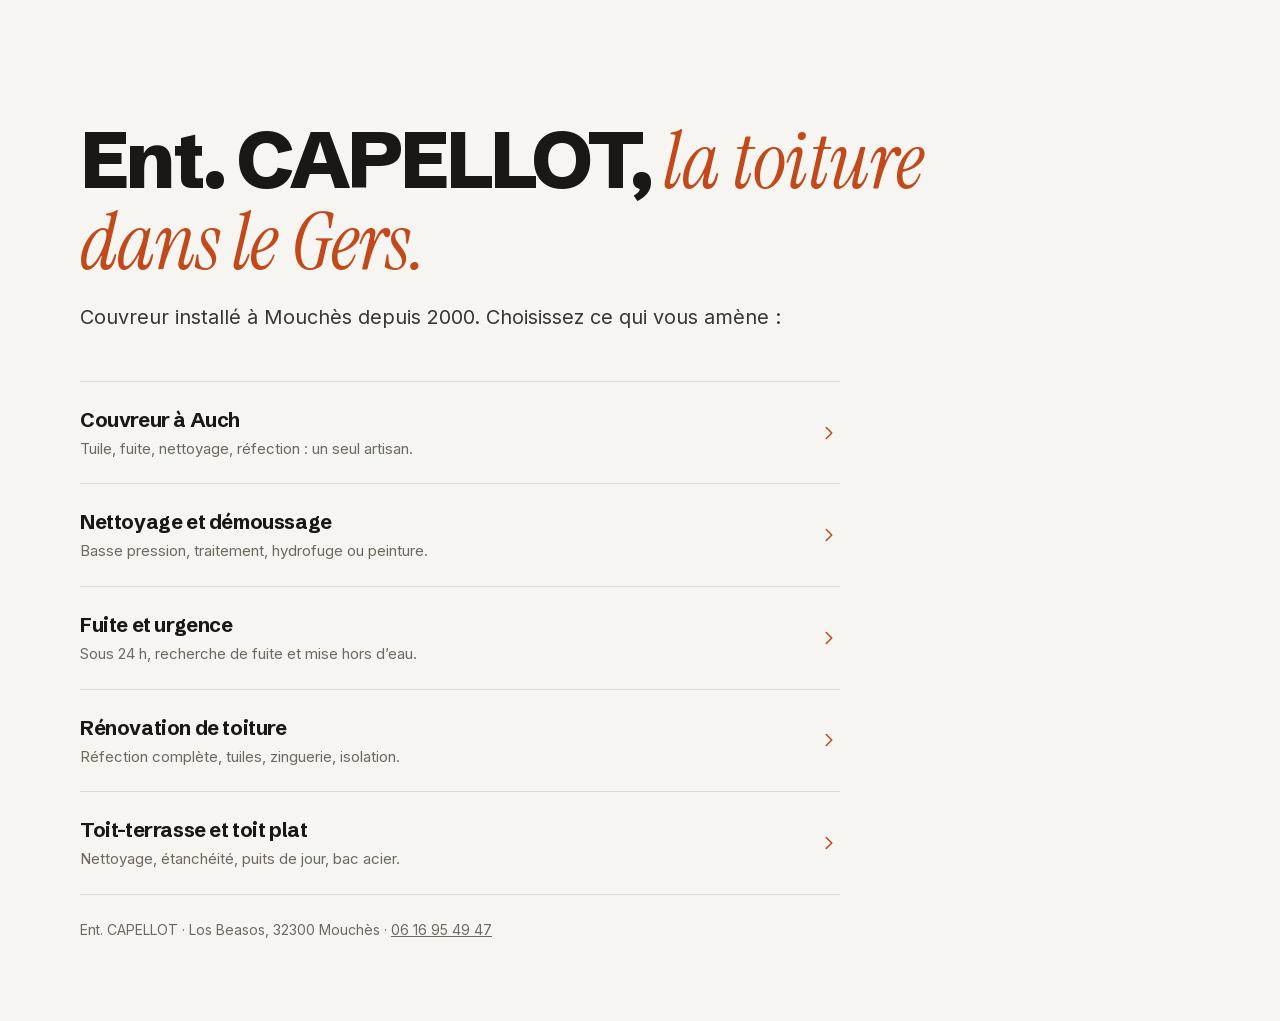
<file: index.html>
<!DOCTYPE html>
<html lang="fr">
<head>
<meta charset="UTF-8" />
<meta name="viewport" content="width=device-width, initial-scale=1" />
<title>Ent. CAPELLOT · Couvreur dans le Gers</title>
<meta name="robots" content="noindex, nofollow" />
<meta name="theme-color" content="#f7f5f1" />
<link rel="icon" href="assets/favicon.svg" type="image/svg+xml" />
<link rel="stylesheet" href="assets/styles.css?v=7" />
</head>
<body>
<main class="accueil">
  <div class="wrap">
    <h1>Ent. CAPELLOT, <em>la toiture dans le Gers.</em></h1>
    <p class="lead">Couvreur installé à Mouchès depuis 2000. Choisissez ce qui vous amène&nbsp;:</p>
    <ul class="menu">
      <li><a href="/couvreur-auch/"><span><b>Couvreur à Auch</b><span>Tuile, fuite, nettoyage, réfection&nbsp;: un seul artisan.</span></span><svg class="go" viewBox="0 0 24 24" fill="none" aria-hidden="true"><path d="M9 6l6 6-6 6" stroke="currentColor" stroke-width="1.7" stroke-linecap="round" stroke-linejoin="round"/></svg></a></li>
      <li><a href="/demoussage-toiture-gers/"><span><b>Nettoyage et démoussage</b><span>Basse pression, traitement, hydrofuge ou peinture.</span></span><svg class="go" viewBox="0 0 24 24" fill="none" aria-hidden="true"><path d="M9 6l6 6-6 6" stroke="currentColor" stroke-width="1.7" stroke-linecap="round" stroke-linejoin="round"/></svg></a></li>
      <li><a href="/fuite-toiture-gers/"><span><b>Fuite et urgence</b><span>Sous 24 h, recherche de fuite et mise hors d’eau.</span></span><svg class="go" viewBox="0 0 24 24" fill="none" aria-hidden="true"><path d="M9 6l6 6-6 6" stroke="currentColor" stroke-width="1.7" stroke-linecap="round" stroke-linejoin="round"/></svg></a></li>
      <li><a href="/renovation-toiture-gers/"><span><b>Rénovation de toiture</b><span>Réfection complète, tuiles, zinguerie, isolation.</span></span><svg class="go" viewBox="0 0 24 24" fill="none" aria-hidden="true"><path d="M9 6l6 6-6 6" stroke="currentColor" stroke-width="1.7" stroke-linecap="round" stroke-linejoin="round"/></svg></a></li>
      <li><a href="/toiture-terrasse-gers/"><span><b>Toit-terrasse et toit plat</b><span>Nettoyage, étanchéité, puits de jour, bac acier.</span></span><svg class="go" viewBox="0 0 24 24" fill="none" aria-hidden="true"><path d="M9 6l6 6-6 6" stroke="currentColor" stroke-width="1.7" stroke-linecap="round" stroke-linejoin="round"/></svg></a></li>
    </ul>
    <p class="note">Ent. CAPELLOT · Los Beasos, 32300 Mouchès · <a href="tel:+33616954947" class="js-tel">06 16 95 49 47</a></p>
  </div>
</main>
<script src="assets/script.js?v=2" defer></script>
</body>
</html>
</file>
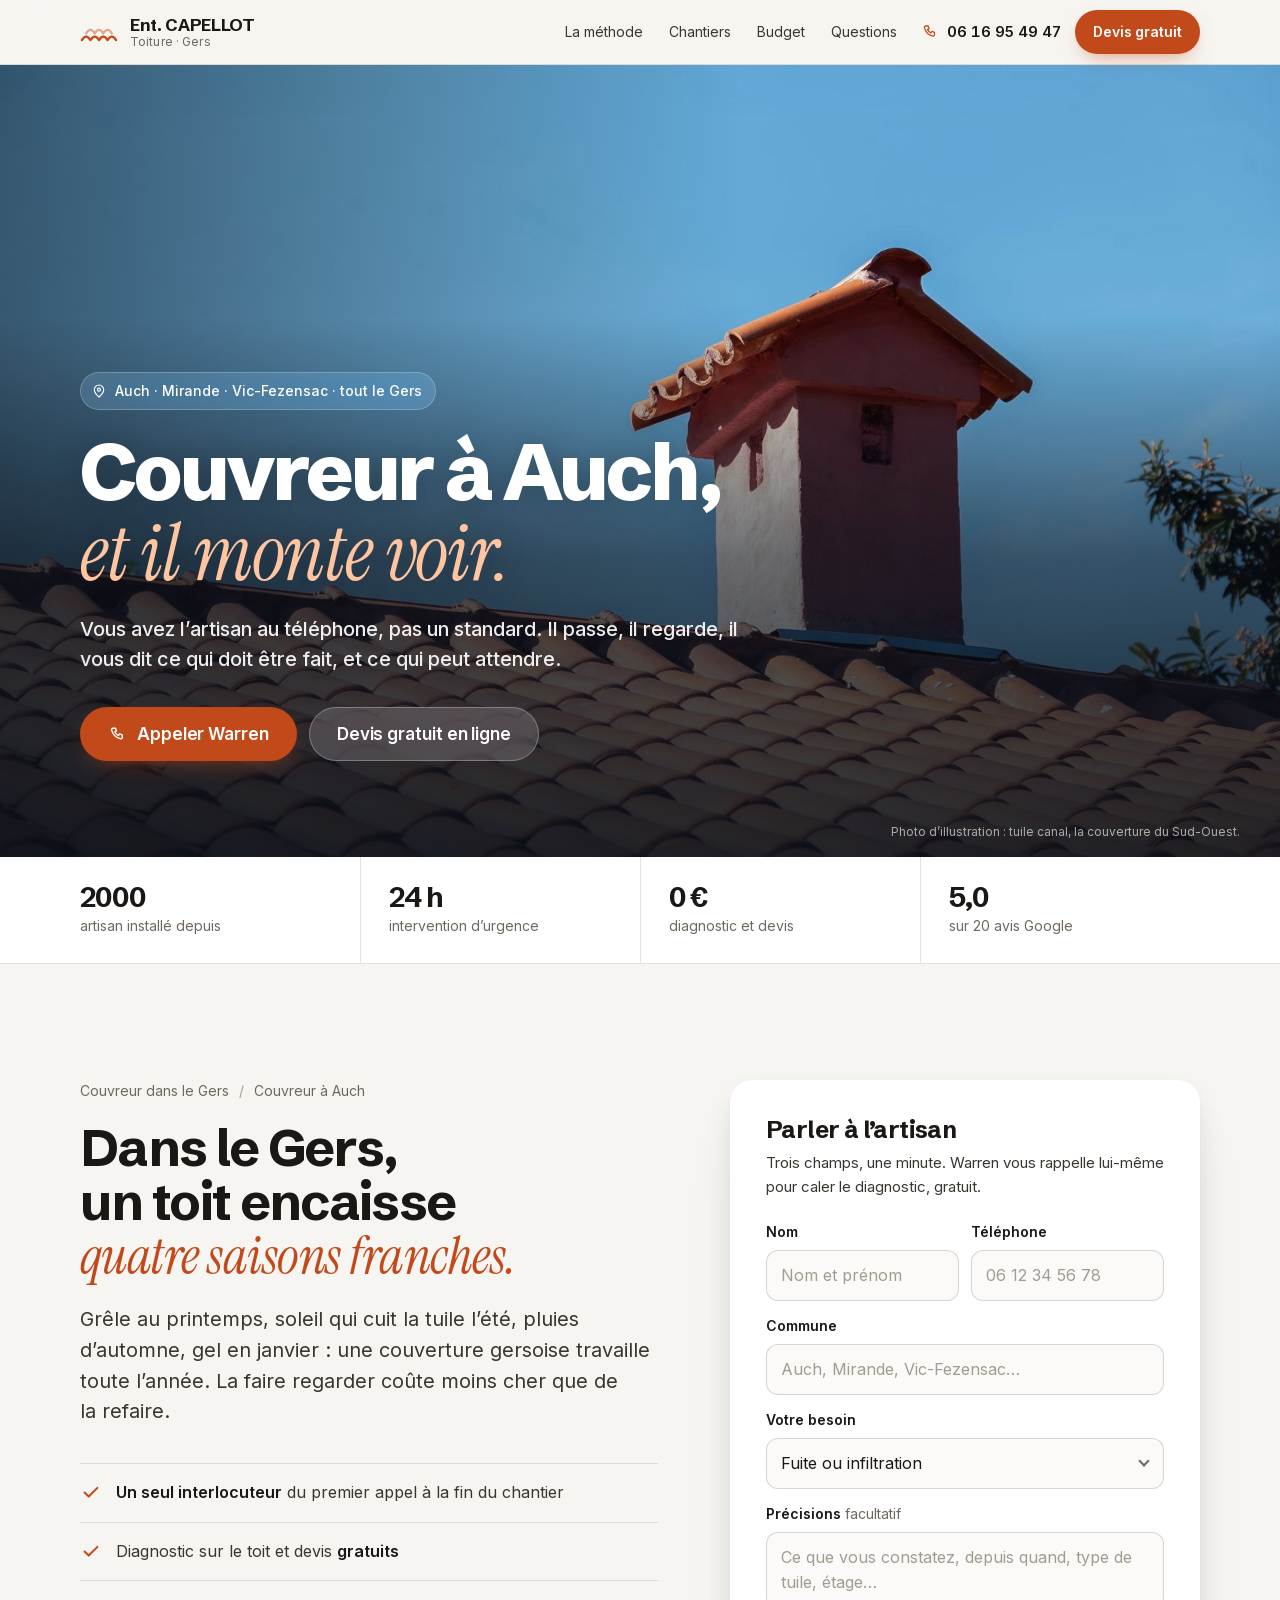
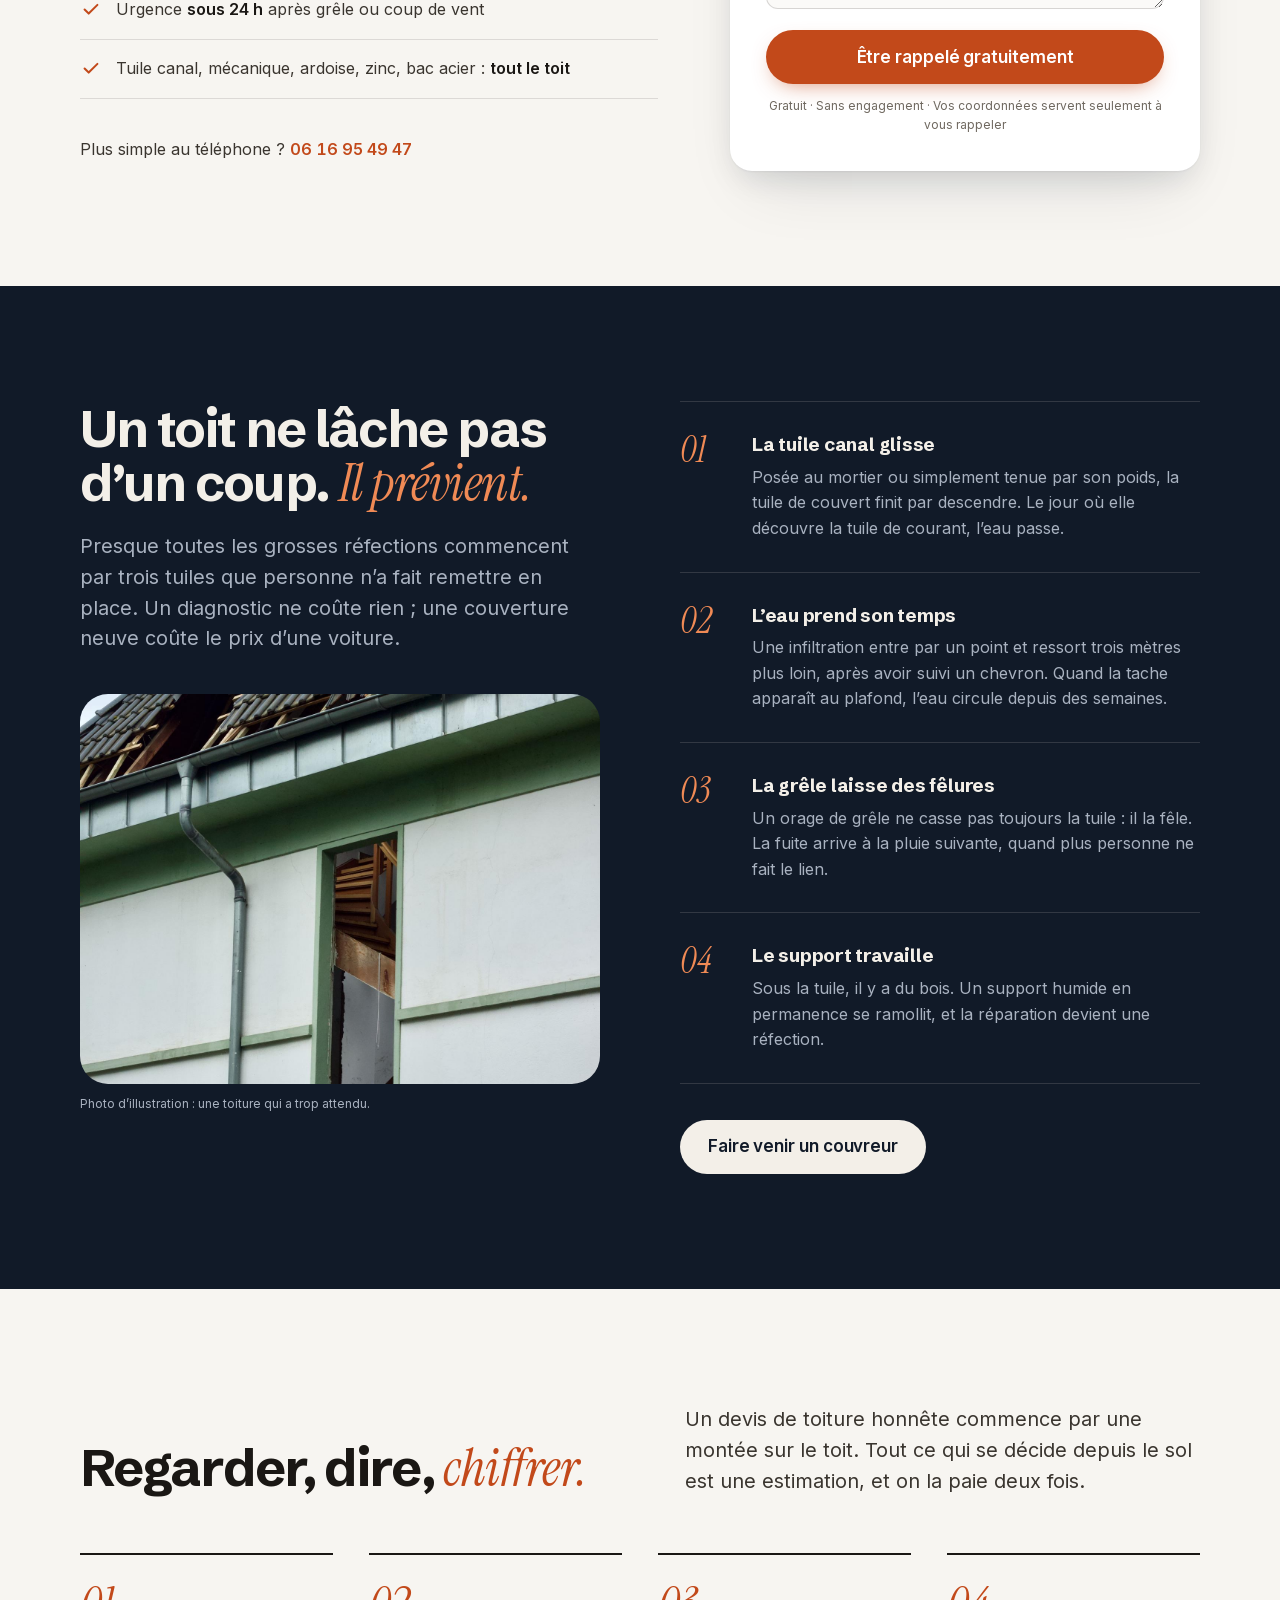
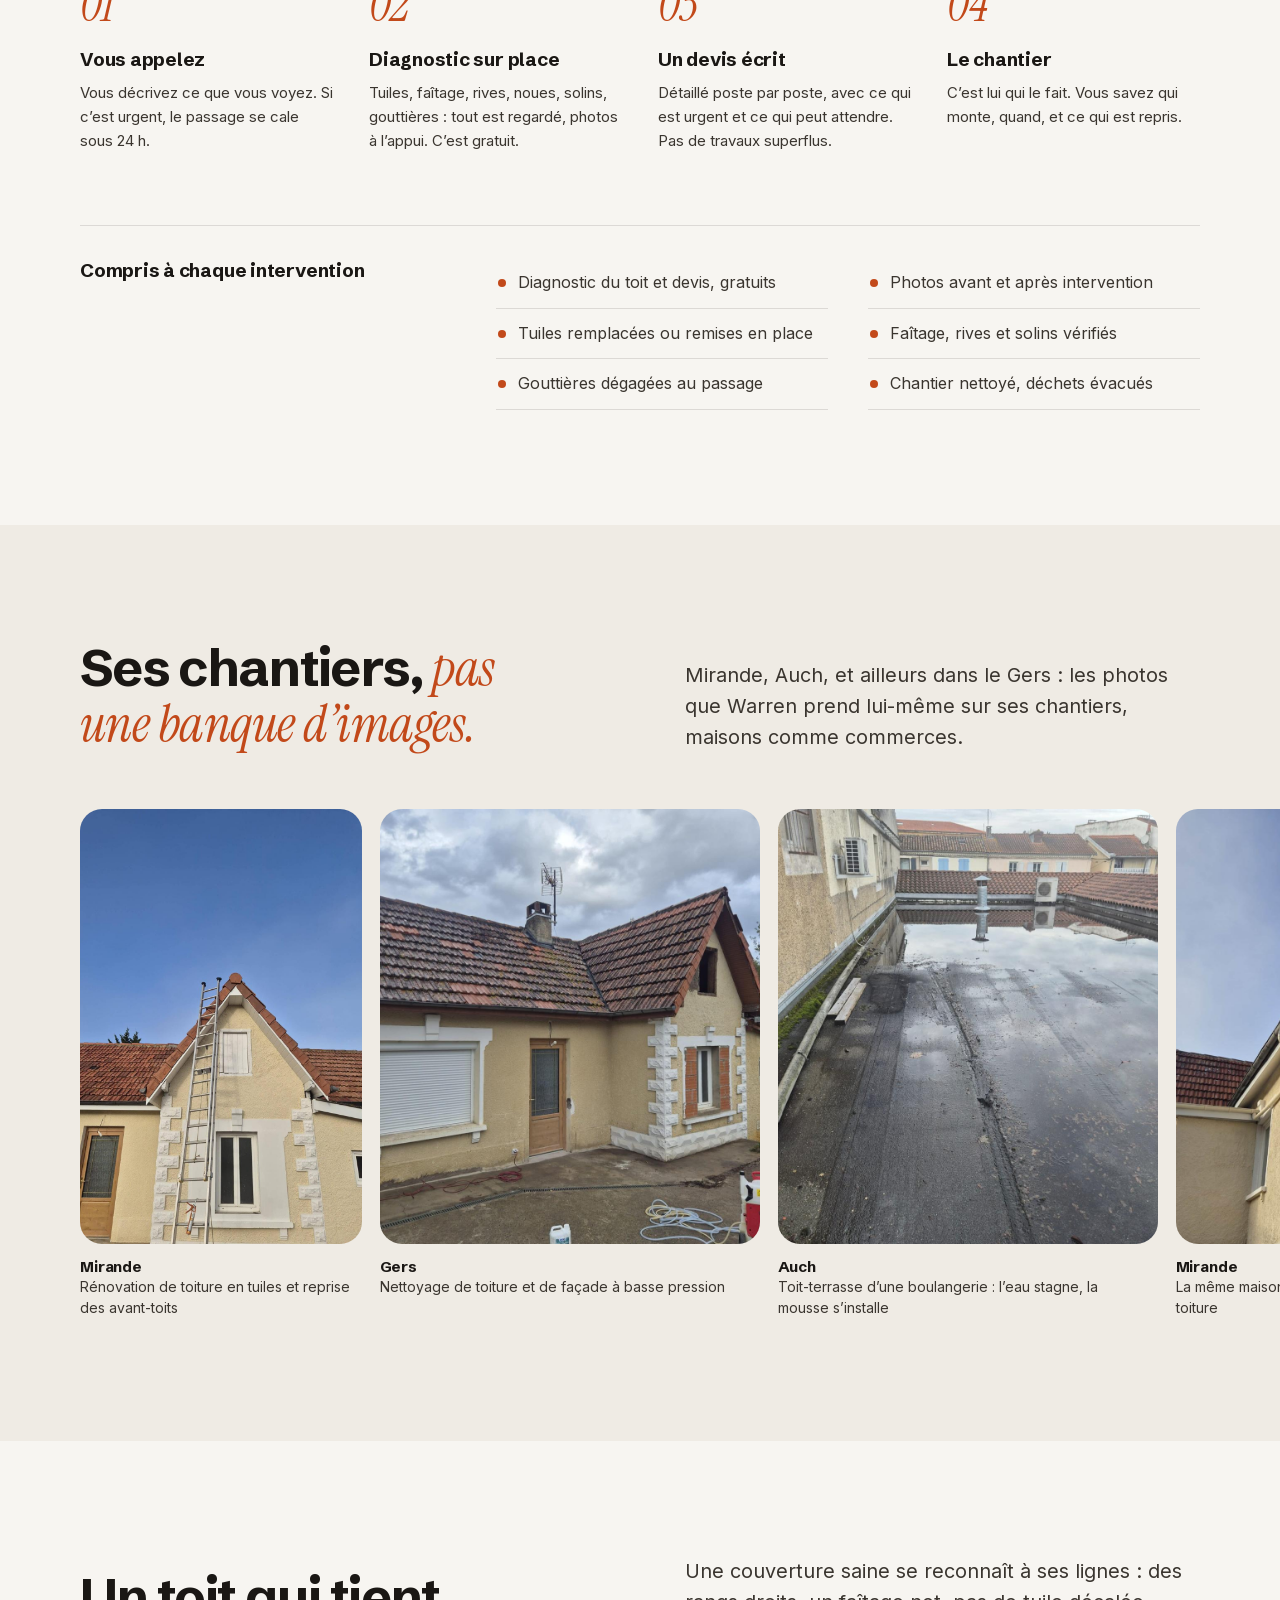
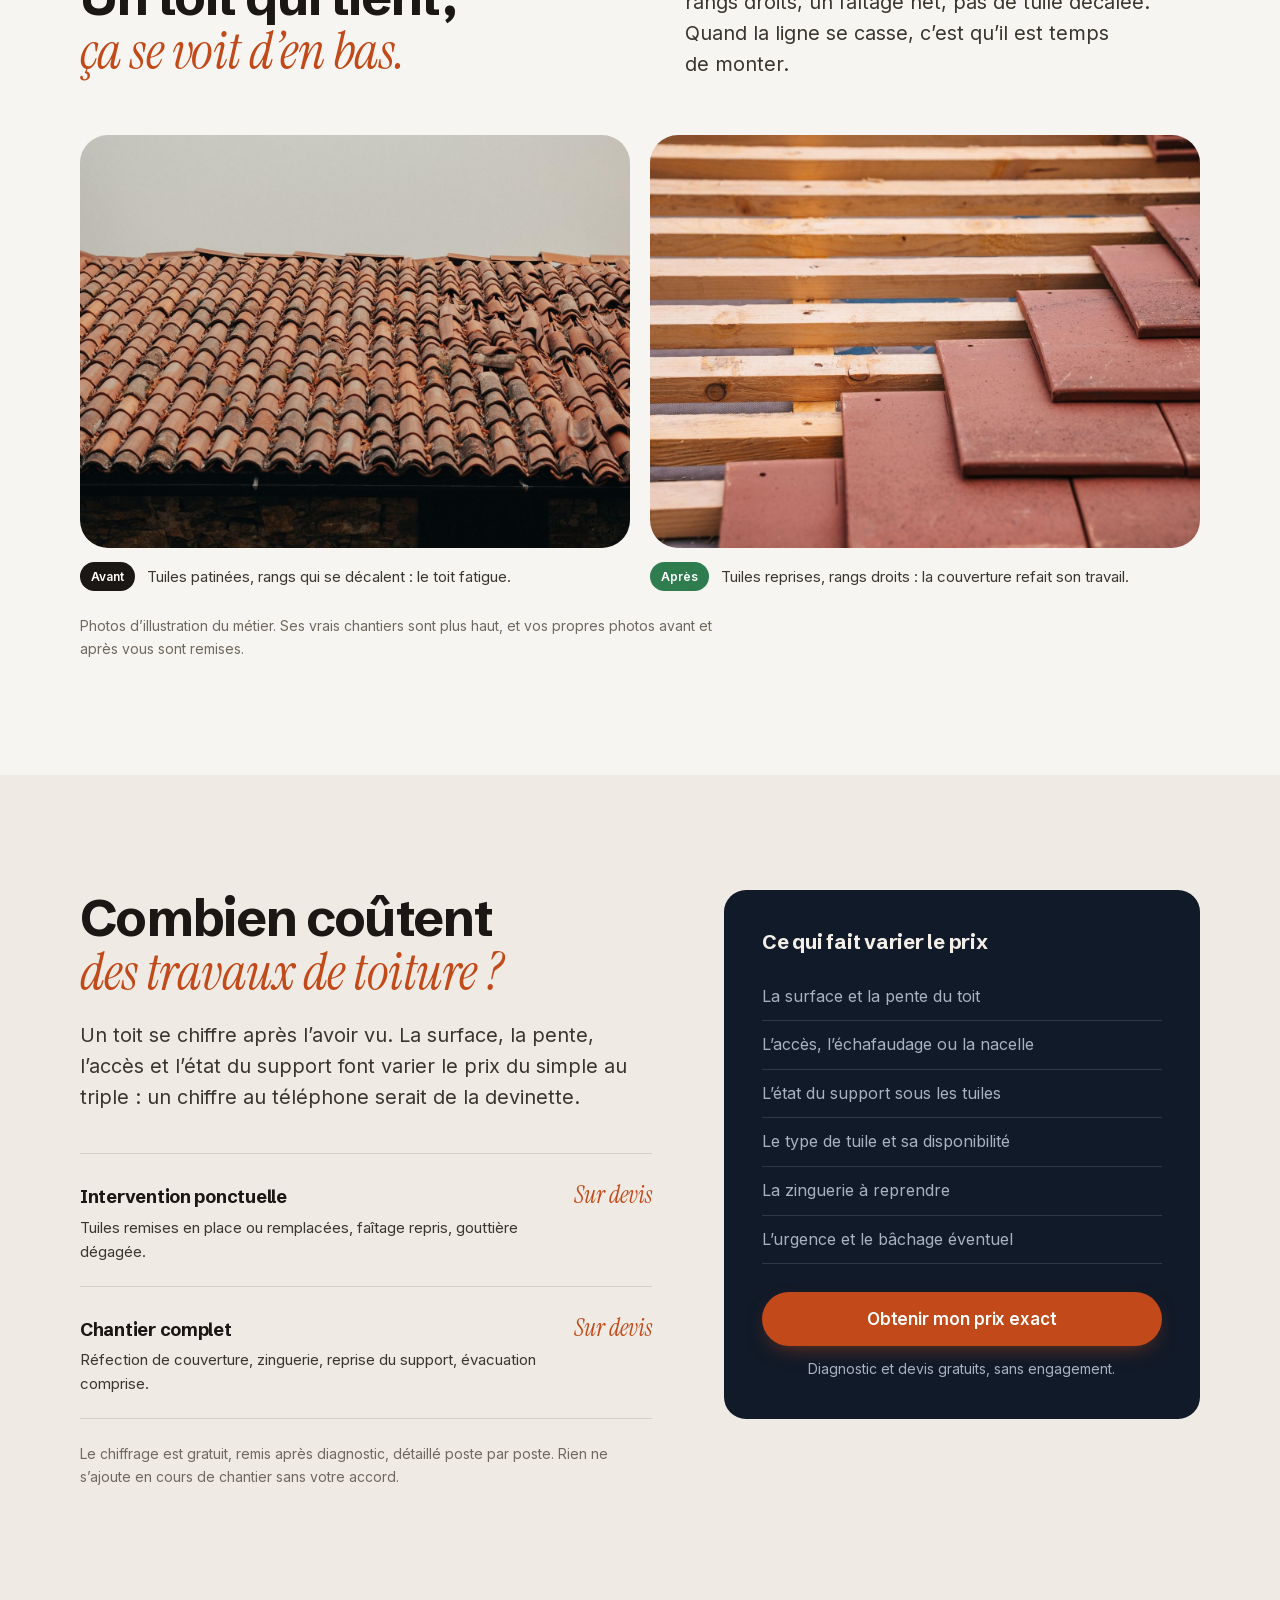
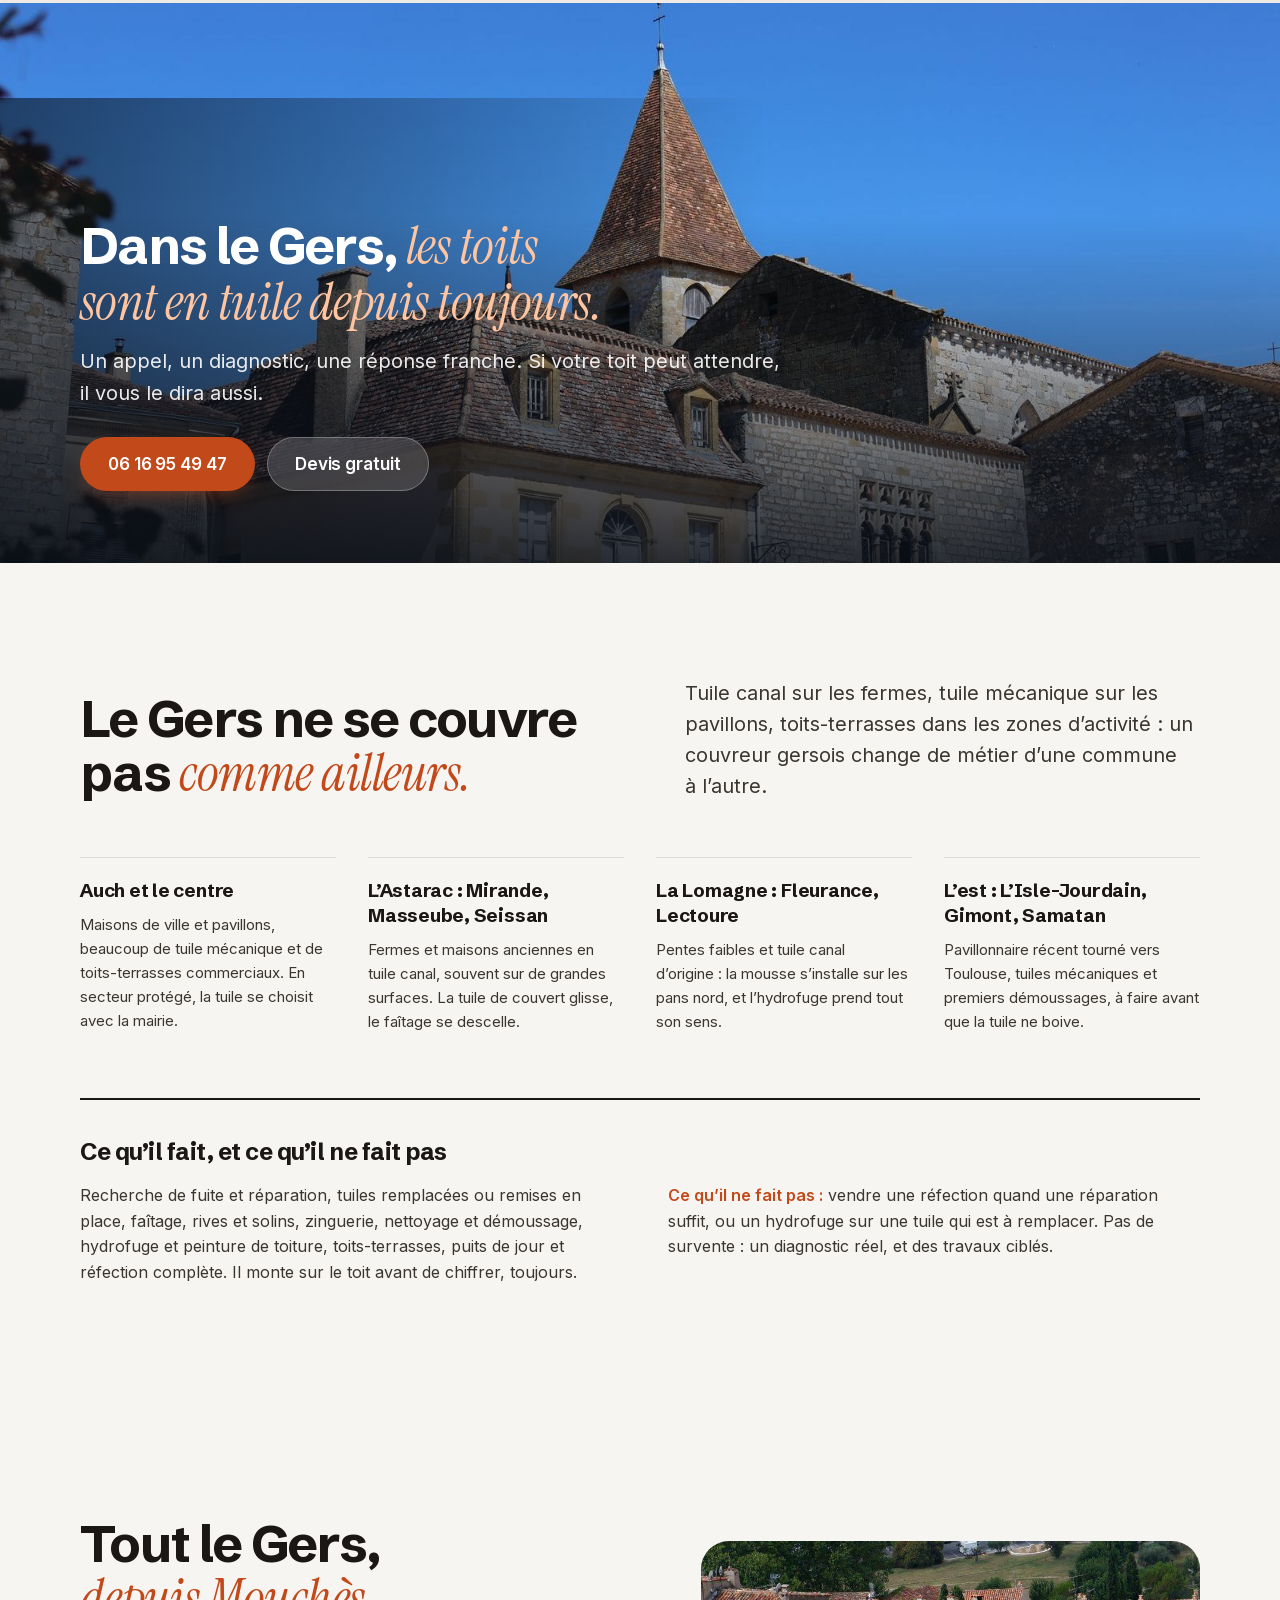
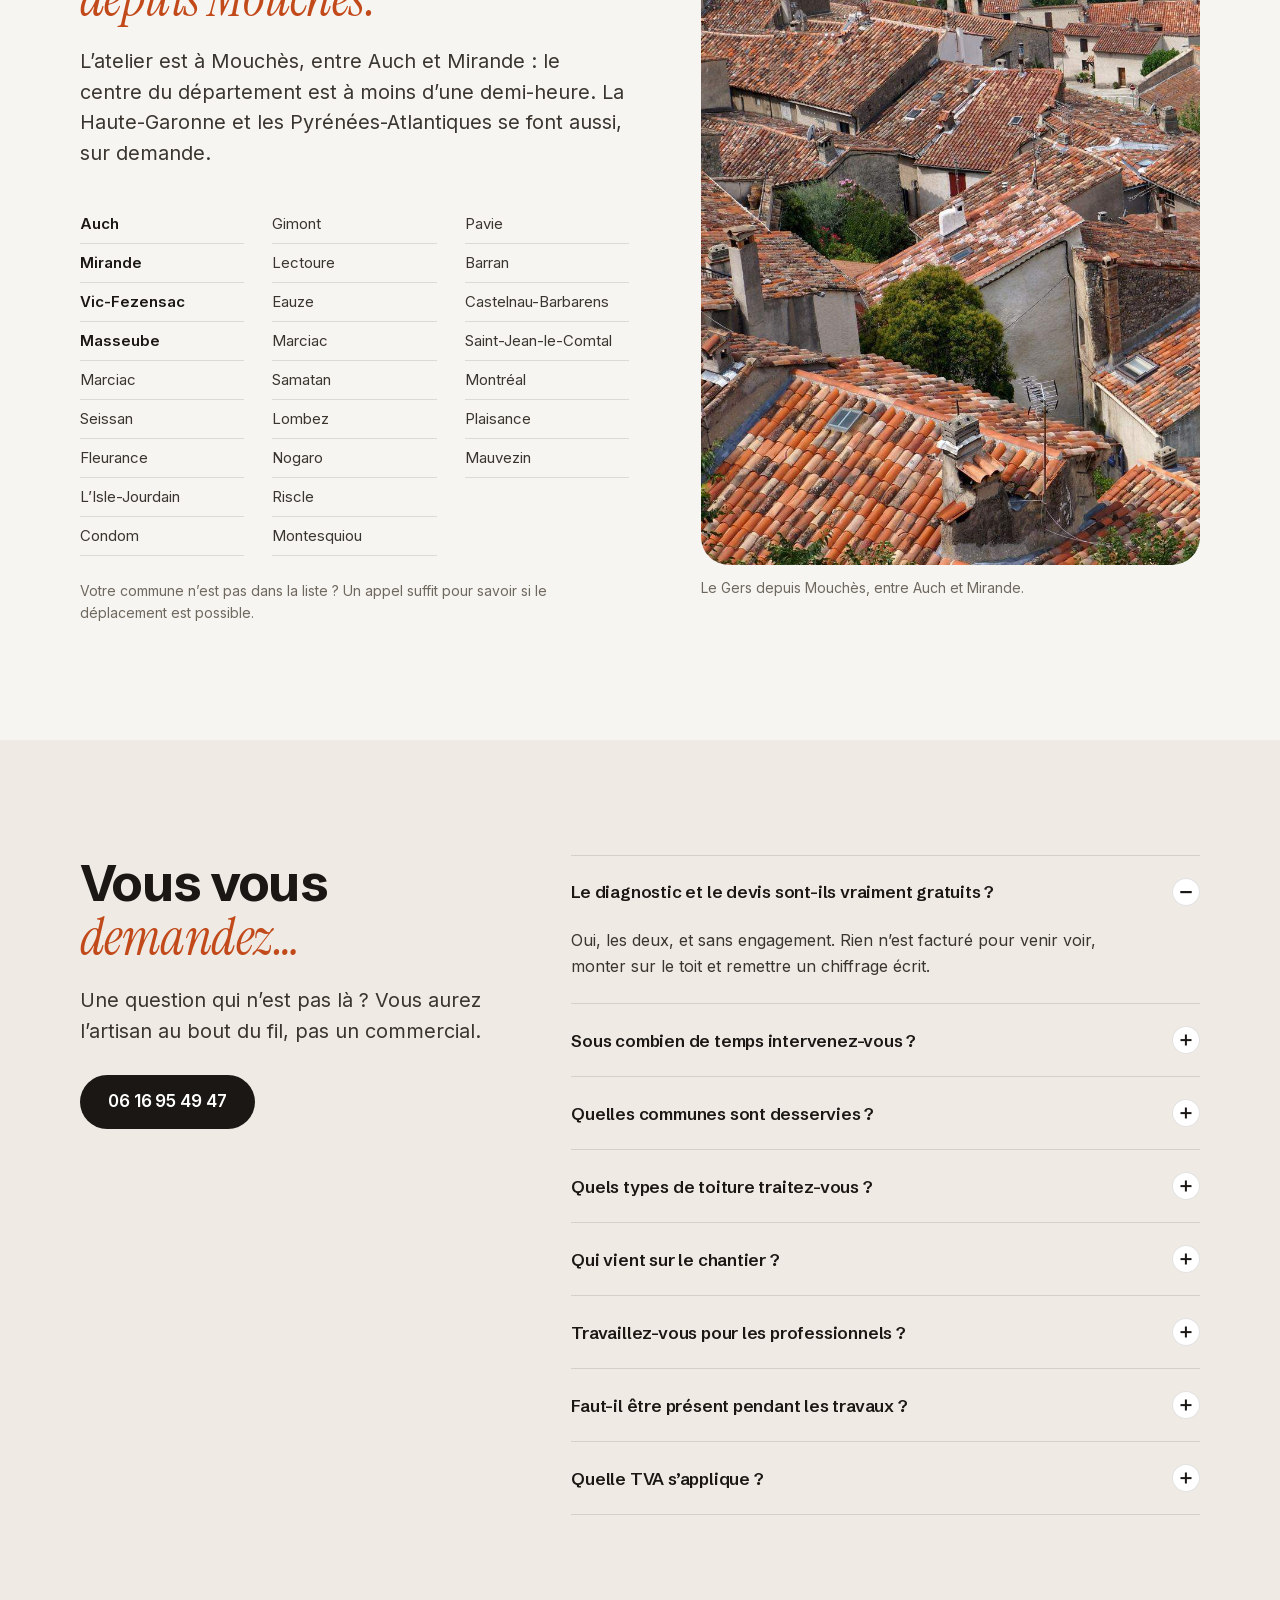
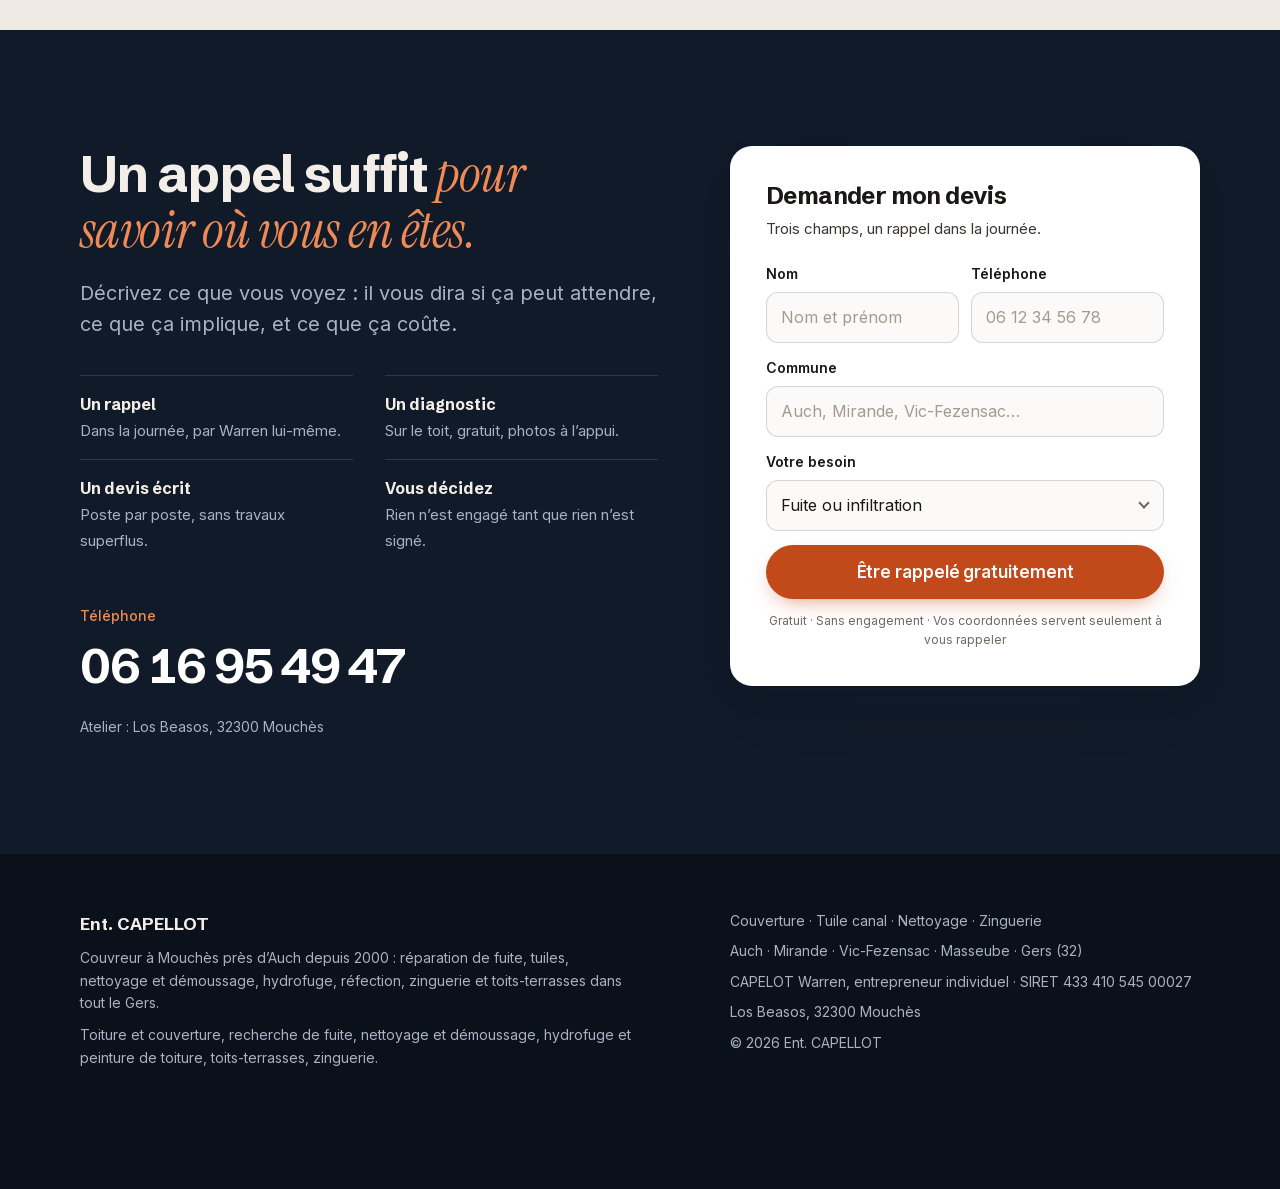
<file: couvreur-auch/index.html>
<!DOCTYPE html>
<html lang="fr">
<head>
<meta charset="UTF-8" />
<meta name="viewport" content="width=device-width, initial-scale=1, viewport-fit=cover" />
<title>Couvreur à Auch et dans le Gers | Ent. CAPELLOT</title>
<meta name="description" content="Couvreur à Auch depuis 2000&nbsp;: fuite de toiture, tuiles canal, démoussage, réfection, toit-terrasse. Diagnostic gratuit, urgence sous 24 h dans le Gers." />
<meta name="robots" content="noindex, nofollow" />
<link rel="canonical" href="https://capellot.fr/couvreur-auch/" />
<meta property="og:type" content="website" />
<meta property="og:locale" content="fr_FR" />
<meta property="og:title" content="Couvreur à Auch&nbsp;: un artisan qui monte voir avant de chiffrer" />
<meta property="og:description" content="Fuite, tuiles glissées, mousse, toiture à refaire. Diagnostic et devis gratuits, urgence sous 24 h." />
<meta property="og:url" content="https://capellot.fr/couvreur-auch/" />
<meta property="og:image" content="https://capellot.fr/assets/img/hero-couvreur.jpg" />
<meta name="theme-color" content="#111a28" />
<meta name="geo.region" content="FR-32" />
<meta name="geo.placename" content="Auch" />
<link rel="icon" href="../assets/favicon.svg" type="image/svg+xml" />
<link rel="preload" href="../assets/fonts/SchibstedGrotesk-normal-latin.woff2" as="font" type="font/woff2" crossorigin />
<link rel="stylesheet" href="../assets/styles.css?v=7" />

<script>
window.ADS_GTAG = 'AW-18495969939';
if (window.ADS_GTAG.indexOf('XXXX') === -1) {
  var s = document.createElement('script'); s.async = true;
  s.src = 'https://www.googletagmanager.com/gtag/js?id=' + window.ADS_GTAG;
  document.head.appendChild(s);
  window.dataLayer = window.dataLayer || [];
  function gtag(){dataLayer.push(arguments);}
  gtag('js', new Date());
  gtag('config', window.ADS_GTAG);
}
window.ADS_CONVERSION = 'AW-18495969939/ahS8CKqspaIdEJO1yPNE';
window.ADS_CONVERSION_APPEL = 'AW-18495969939/I_4ACN-rpaIdEJO1yPNE';
</script>

<script type="application/ld+json">
{
  "@context": "https://schema.org",
  "@type": "RoofingContractor",
  "@id": "https://capellot.fr/couvreur-auch/#business",
  "name": "Ent. CAPELLOT",
  "alternateName": "CAPELOT Warren · Sud Ouest Nettoyage",
  "url": "https://capellot.fr/couvreur-auch/",
  "telephone": "+33616954947",
  "image": "https://capellot.fr/assets/img/hero-couvreur.jpg",
  "priceRange": "€€",
  "foundingDate": "2000",
  "slogan": "Un diagnostic réel, pas de survente.",
  "description": "Couvreur à Mouchès près d'Auch : réparation de fuite, remplacement de tuiles, nettoyage et démoussage, hydrofuge, réfection de toiture, zinguerie et toits-terrasses, dans tout le Gers.",
  "address": {"@type":"PostalAddress","streetAddress":"Los Beasos","addressLocality":"Mouchès","postalCode":"32300","addressRegion":"Occitanie","addressCountry":"FR"},
  "geo": {"@type":"GeoCoordinates","latitude":43.558264,"longitude":0.411875},
  "areaServed": [{"@type":"City","name":"Auch"},{"@type":"City","name":"Mirande"},{"@type":"City","name":"Vic-Fezensac"},{"@type":"City","name":"Masseube"},{"@type":"City","name":"Marciac"},{"@type":"City","name":"Seissan"},{"@type":"City","name":"Fleurance"},{"@type":"City","name":"L'Isle-Jourdain"},{"@type":"City","name":"Condom"},{"@type":"City","name":"Gimont"},{"@type":"City","name":"Lectoure"},{"@type":"City","name":"Eauze"},{"@type":"City","name":"Marciac"},{"@type":"City","name":"Samatan"},{"@type":"City","name":"Lombez"},{"@type":"City","name":"Nogaro"}],
  "hasOfferCatalog": {"@type":"OfferCatalog","name":"Travaux de toiture","itemListElement":[{"@type":"Offer","itemOffered":{"@type":"Service","name":"Recherche et réparation de fuite"}},{"@type":"Offer","itemOffered":{"@type":"Service","name":"Remplacement de tuiles canal et mécaniques"}},{"@type":"Offer","itemOffered":{"@type":"Service","name":"Nettoyage, démoussage et hydrofuge"}},{"@type":"Offer","itemOffered":{"@type":"Service","name":"Réfection complète de couverture"}},{"@type":"Offer","itemOffered":{"@type":"Service","name":"Zinguerie et gouttières"}},{"@type":"Offer","itemOffered":{"@type":"Service","name":"Toits-terrasses et puits de jour"}}]}
}
</script>
<script type="application/ld+json">
{"@context":"https://schema.org","@type":"FAQPage","mainEntity":[{"@type":"Question","name":"Le diagnostic et le devis sont-ils vraiment gratuits ?","acceptedAnswer":{"@type":"Answer","text":"Oui, les deux, et sans engagement. Rien n'est facturé pour venir voir, monter sur le toit et remettre un chiffrage écrit."}},{"@type":"Question","name":"Sous combien de temps intervenez-vous ?","acceptedAnswer":{"@type":"Answer","text":"En cas d'urgence (fuite, tuiles envolées, toit ouvert après un orage), sous 24 heures. Pour un chantier programmé, la date se cale au rappel, selon le planning."}},{"@type":"Question","name":"Quelles communes sont desservies ?","acceptedAnswer":{"@type":"Answer","text":"Tout le Gers depuis Mouchès : Auch, Mirande, Fleurance, L'Isle-Jourdain, Condom, Vic-Fezensac, Masseube, Gimont, Lectoure, Eauze et les communes entre les deux. La Haute-Garonne et les Pyrénées-Atlantiques sur demande."}},{"@type":"Question","name":"Quels types de toiture traitez-vous ?","acceptedAnswer":{"@type":"Answer","text":"La tuile canal et la tuile mécanique en terre cuite, qui font l'essentiel du Gers, mais aussi l'ardoise, le zinc, le bac acier et les toits-terrasses en membrane bitumineuse."}},{"@type":"Question","name":"Qui vient sur le chantier ?","acceptedAnswer":{"@type":"Answer","text":"L'artisan lui-même. Ce n'est pas une plateforme qui prend la demande et la revend : celui qui chiffre est celui qui monte."}},{"@type":"Question","name":"Travaillez-vous pour les professionnels ?","acceptedAnswer":{"@type":"Answer","text":"Oui. Commerces, locaux d'activité, bâtiments en bac acier : il intervient en organisant le chantier pour que l'activité continue en dessous."}},{"@type":"Question","name":"Faut-il être présent pendant les travaux ?","acceptedAnswer":{"@type":"Answer","text":"Pas nécessairement. Il faut un accès à la propriété, et un point d'eau pour un nettoyage. Les photos avant et après vous sont remises."}},{"@type":"Question","name":"Quelle TVA s'applique ?","acceptedAnswer":{"@type":"Answer","text":"Sur un logement achevé depuis plus de deux ans, les travaux de rénovation relèvent en général de la TVA à 10 %. Le taux applicable à votre cas figure sur le devis."}}]}
</script>
</head>
<body data-lp="couvreur_auch" data-page="Couvreur à Auch">

<header class="topbar">
  <div class="wrap topbar-in">
    <a href="#top" class="brand" aria-label="Ent. CAPELLOT">
      <svg class="brand-mark" viewBox="0 0 40 24" fill="none" aria-hidden="true"><path d="M2 20c3-5 6-5 9 0M11 20c3-5 6-5 9 0M20 20c3-5 6-5 9 0M29 20c3-5 6-5 9 0" stroke="currentColor" stroke-width="2.4" stroke-linecap="round"/><path d="M6.5 13c3-5 6-5 9 0M15.5 13c3-5 6-5 9 0M24.5 13c3-5 6-5 9 0" stroke="currentColor" stroke-width="2.4" stroke-linecap="round" opacity=".45"/></svg>
      <span class="brand-txt"><b>Ent. CAPELLOT</b><span>Toiture · Gers</span></span>
    </a>
    <nav class="topnav" aria-label="Sections de la page">
      <a href="#methode">La méthode</a>
      <a href="#chantiers">Chantiers</a>
      <a href="#prix">Budget</a>
      <a href="#faq">Questions</a>
    </nav>
    <div class="topbar-cta">
      <a href="tel:+33616954947" class="tb-tel js-tel">
        <svg viewBox="0 0 24 24" fill="none" aria-hidden="true"><path d="M6.5 4h3l1.2 3.5-2 1.3a11 11 0 0 0 4.5 4.5l1.3-2 3.5 1.2v3a2 2 0 0 1-2.2 2A15.5 15.5 0 0 1 4.5 6.2 2 2 0 0 1 6.5 4Z" stroke="currentColor" stroke-width="1.7" stroke-linejoin="round"/></svg>
        <span>06 16 95 49 47</span>
      </a>
      <a href="#devis" class="btn btn-accent btn-sm">Devis gratuit</a>
    </div>
  </div>
</header>

<main id="top">

<section class="hero">
  <img class="hero-bg" src="../assets/img/hero-couvreur.jpg" alt="Toiture en tuiles canal et cheminée sous un ciel bleu"
       srcset="../assets/img/hero-couvreur-mob.jpg 900w, ../assets/img/hero-couvreur.jpg 1920w" sizes="100vw"
       fetchpriority="high" width="1920" height="1050" />
  <div class="hero-scrim" aria-hidden="true"></div>
  <div class="wrap hero-in">
    <p class="hero-pin">
      <svg viewBox="0 0 24 24" fill="none" aria-hidden="true"><path d="M12 21s7-6.3 7-11a7 7 0 1 0-14 0c0 4.7 7 11 7 11Z" stroke="currentColor" stroke-width="1.8"/><circle cx="12" cy="10" r="2.2" stroke="currentColor" stroke-width="1.8"/></svg>
      Auch · Mirande · Vic-Fezensac · tout le Gers
    </p>
    <h1>Couvreur à Auch, <em>et il monte voir.</em></h1>
    <p class="hero-sub">Vous avez l’artisan au téléphone, pas un standard. Il passe, il regarde, il vous dit ce qui doit être fait, et ce qui peut attendre.</p>
    <div class="hero-cta">
      <a href="tel:+33616954947" class="btn btn-accent btn-lg js-tel">
        <svg viewBox="0 0 24 24" fill="none" aria-hidden="true"><path d="M6.5 4h3l1.2 3.5-2 1.3a11 11 0 0 0 4.5 4.5l1.3-2 3.5 1.2v3a2 2 0 0 1-2.2 2A15.5 15.5 0 0 1 4.5 6.2 2 2 0 0 1 6.5 4Z" stroke="currentColor" stroke-width="1.8" stroke-linejoin="round"/></svg>
        Appeler Warren
      </a>
      <a href="#devis" class="btn btn-glass btn-lg">Devis gratuit en ligne</a>
    </div>
  </div>
  <p class="hero-cap">Photo d’illustration&nbsp;: tuile canal, la couverture du Sud-Ouest.</p>
</section>

<div class="proofs">
  <div class="wrap proofs-in">
    <div class="proof"><b>2000</b><span>artisan installé depuis</span></div>
    <div class="proof"><b>24 h</b><span>intervention d’urgence</span></div>
    <div class="proof"><b>0 €</b><span>diagnostic et devis</span></div>
    <div class="proof"><b>5,0</b><span>sur 20 avis Google</span></div>
  </div>
</div>

<section class="sec" id="devis">
  <div class="wrap devis-grid">
    <div class="devis-copy">
      <p class="crumb">Couvreur dans le Gers <span aria-hidden="true">/</span> Couvreur à Auch</p>
      <h2 class="h2">Dans le Gers, un toit encaisse <em>quatre saisons franches.</em></h2>
      <p class="lead">Grêle au printemps, soleil qui cuit la tuile l’été, pluies d’automne, gel en janvier&nbsp;: une couverture gersoise travaille toute l’année. La faire regarder coûte moins cher que de la refaire.</p>
      <ul class="checks">
        <li><svg viewBox="0 0 24 24" fill="none" aria-hidden="true"><path d="m5 12.5 4.5 4.5L19 7.5" stroke="currentColor" stroke-width="2.2" stroke-linecap="round" stroke-linejoin="round"/></svg><span><b>Un seul interlocuteur</b> du premier appel à la fin du chantier</span></li>
        <li><svg viewBox="0 0 24 24" fill="none" aria-hidden="true"><path d="m5 12.5 4.5 4.5L19 7.5" stroke="currentColor" stroke-width="2.2" stroke-linecap="round" stroke-linejoin="round"/></svg><span>Diagnostic sur le toit et devis <b>gratuits</b></span></li>
        <li><svg viewBox="0 0 24 24" fill="none" aria-hidden="true"><path d="m5 12.5 4.5 4.5L19 7.5" stroke="currentColor" stroke-width="2.2" stroke-linecap="round" stroke-linejoin="round"/></svg><span>Urgence <b>sous 24 h</b> après grêle ou coup de vent</span></li>
        <li><svg viewBox="0 0 24 24" fill="none" aria-hidden="true"><path d="m5 12.5 4.5 4.5L19 7.5" stroke="currentColor" stroke-width="2.2" stroke-linecap="round" stroke-linejoin="round"/></svg><span>Tuile canal, mécanique, ardoise, zinc, bac acier&nbsp;: <b>tout le toit</b></span></li>
      </ul>
      <a class="call-line js-tel" href="tel:+33616954947">Plus simple au téléphone&nbsp;? <b>06 16 95 49 47</b></a>
    </div>
    <div class="form-card">
      <h2 class="form-title">Parler à l’artisan</h2>
      <p class="form-intro">Trois champs, une minute. Warren vous rappelle lui-même pour caler le diagnostic, gratuit.</p>
      <form class="js-devis" id="devis-form" novalidate>
        <input type="hidden" name="access_key" value="ff88c99c-a580-47b3-bea4-ade11e94bd78" />
        <input type="checkbox" name="botcheck" tabindex="-1" autocomplete="off" class="hp" aria-hidden="true" />
                <div class="row2">
          <div class="field"><label for="nom">Nom</label><input id="nom" name="nom" type="text" required autocomplete="name" placeholder="Nom et prénom" /></div>
          <div class="field"><label for="tel">Téléphone</label><input id="tel" name="tel" type="tel" required autocomplete="tel" inputmode="tel" placeholder="06 12 34 56 78" /></div>
        </div>
        <div class="field"><label for="ville">Commune</label><input id="ville" name="ville" type="text" required autocomplete="address-level2" placeholder="Auch, Mirande, Vic-Fezensac…" /></div>
        <div class="field"><label for="besoin">Votre besoin</label>
          <div class="select"><select id="besoin" name="besoin">
                <option>Fuite ou infiltration</option>
                <option>Tuiles cassées ou glissées</option>
                <option>Mousse et lichens sur le toit</option>
                <option>Gouttière ou zinguerie</option>
                <option>Toiture à refaire</option>
                <option>Toit-terrasse ou puits de jour</option>
                <option>Je ne sais pas, je veux un avis</option>
          </select></div>
        </div>
        <div class="field"><label for="message">Précisions <span class="opt">facultatif</span></label>
          <textarea id="message" name="message" rows="2" placeholder="Ce que vous constatez, depuis quand, type de tuile, étage…"></textarea></div>
        <button type="submit" class="btn btn-accent btn-lg btn-block">Être rappelé gratuitement</button>
        <p class="form-note">Gratuit · Sans engagement · Vos coordonnées servent seulement à vous rappeler</p>
        <div class="form-success" role="status"><b>Demande bien reçue.</b> Warren vous rappelle dans la journée. <a href="tel:+33616954947" class="js-tel">Plus pressé&nbsp;? 06 16 95 49 47</a></div>
        <div class="form-error" role="alert">L’envoi n’a pas abouti. Appelez directement le <a href="tel:+33616954947" class="js-tel">06 16 95 49 47</a>.</div>
      </form>
    </div>
  </div>
</section>

<section class="sec sec-night" id="enjeu">
  <div class="wrap enjeu-grid">
    <div class="enjeu-head">
      <h2 class="h2">Un toit ne lâche pas d’un coup. <em>Il prévient.</em></h2>
      <p class="lead">Presque toutes les grosses réfections commencent par trois tuiles que personne n’a fait remettre en place. Un diagnostic ne coûte rien&nbsp;; une couverture neuve coûte le prix d’une voiture.</p>
      <figure class="enjeu-img">
        <img src="../assets/img/toit-abime.jpg" alt="Maison dont la toiture et les murs montrent des signes de dégradation" loading="lazy" width="1400" height="1050" />
        <figcaption>Photo d’illustration&nbsp;: une toiture qui a trop attendu.</figcaption>
      </figure>
    </div>
    <div class="risks">
      <div class="risk"><span class="n">01</span><div><h3>La tuile canal glisse</h3><p>Posée au mortier ou simplement tenue par son poids, la tuile de couvert finit par descendre. Le jour où elle découvre la tuile de courant, l’eau passe.</p></div></div>
        <div class="risk"><span class="n">02</span><div><h3>L’eau prend son temps</h3><p>Une infiltration entre par un point et ressort trois mètres plus loin, après avoir suivi un chevron. Quand la tache apparaît au plafond, l’eau circule depuis des semaines.</p></div></div>
        <div class="risk"><span class="n">03</span><div><h3>La grêle laisse des fêlures</h3><p>Un orage de grêle ne casse pas toujours la tuile&nbsp;: il la fêle. La fuite arrive à la pluie suivante, quand plus personne ne fait le lien.</p></div></div>
        <div class="risk"><span class="n">04</span><div><h3>Le support travaille</h3><p>Sous la tuile, il y a du bois. Un support humide en permanence se ramollit, et la réparation devient une réfection.</p></div></div>
      <a href="#devis" class="btn btn-light btn-lg">Faire venir un couvreur</a>
    </div>
  </div>
</section>

<section class="sec" id="methode">
  <div class="wrap">
    <div class="head-row">
      <h2 class="h2">Regarder, dire, <em>chiffrer.</em></h2>
      <p class="lead">Un devis de toiture honnête commence par une montée sur le toit. Tout ce qui se décide depuis le sol est une estimation, et on la paie deux fois.</p>
    </div>
    <ol class="steps">
      <li class="step"><span class="n">01</span><h3>Vous appelez</h3><p>Vous décrivez ce que vous voyez. Si c’est urgent, le passage se cale sous 24 h.</p></li>
      <li class="step"><span class="n">02</span><h3>Diagnostic sur place</h3><p>Tuiles, faîtage, rives, noues, solins, gouttières&nbsp;: tout est regardé, photos à l’appui. C’est gratuit.</p></li>
      <li class="step"><span class="n">03</span><h3>Un devis écrit</h3><p>Détaillé poste par poste, avec ce qui est urgent et ce qui peut attendre. Pas de travaux superflus.</p></li>
      <li class="step"><span class="n">04</span><h3>Le chantier</h3><p>C’est lui qui le fait. Vous savez qui monte, quand, et ce qui est repris.</p></li>
    </ol>
    <div class="incl">
      <h3>Compris à chaque intervention</h3>
      <ul>
        <li>Diagnostic du toit et devis, gratuits</li>
        <li>Photos avant et après intervention</li>
        <li>Tuiles remplacées ou remises en place</li>
        <li>Faîtage, rives et solins vérifiés</li>
        <li>Gouttières dégagées au passage</li>
        <li>Chantier nettoyé, déchets évacués</li>
      </ul>
    </div>
  </div>
</section>

<section class="sec sec-tint" id="chantiers">
  <div class="wrap head-row">
    <h2 class="h2">Ses chantiers, <em>pas une banque d’images.</em></h2>
    <p class="lead">Mirande, Auch, et ailleurs dans le Gers&nbsp;: les photos que Warren prend lui-même sur ses chantiers, maisons comme commerces.</p>
  </div>
  <div class="ch-rail" tabindex="0" aria-label="Photos de chantiers, faire défiler">
      <figure class="ch ch-tall"><img src="../assets/img/chantier-mirande-toiture.jpg" alt="Mirande&nbsp;: Rénovation de toiture en tuiles et reprise des avant-toits" loading="lazy" /><figcaption><b>Mirande</b>Rénovation de toiture en tuiles et reprise des avant-toits</figcaption></figure>
      <figure class="ch"><img src="../assets/img/chantier-nettoyage-maison.jpg" alt="Gers&nbsp;: Nettoyage de toiture et de façade à basse pression" loading="lazy" /><figcaption><b>Gers</b>Nettoyage de toiture et de façade à basse pression</figcaption></figure>
      <figure class="ch"><img src="../assets/img/chantier-auch-terrasse.jpg" alt="Auch&nbsp;: Toit-terrasse d’une boulangerie&nbsp;: l’eau stagne, la mousse s’installe" loading="lazy" /><figcaption><b>Auch</b>Toit-terrasse d’une boulangerie&nbsp;: l’eau stagne, la mousse s’installe</figcaption></figure>
      <figure class="ch"><img src="../assets/img/chantier-mirande-pignon.jpg" alt="Mirande&nbsp;: La même maison&nbsp;: pignon et façade repris après la toiture" loading="lazy" /><figcaption><b>Mirande</b>La même maison&nbsp;: pignon et façade repris après la toiture</figcaption></figure>
      <figure class="ch"><img src="../assets/img/chantier-auch-lanterneau.jpg" alt="Auch&nbsp;: Puits de jour neuf en aluminium, posé et raccordé" loading="lazy" /><figcaption><b>Auch</b>Puits de jour neuf en aluminium, posé et raccordé</figcaption></figure>
      <figure class="ch"><img src="../assets/img/chantier-commerce.jpg" alt="Gers&nbsp;: Intervention sur la toiture d’un commerce, en pleine journée" loading="lazy" /><figcaption><b>Gers</b>Intervention sur la toiture d’un commerce, en pleine journée</figcaption></figure>
      <figure class="ch ch-tall"><img src="../assets/img/chantier-auch-bac-acier.jpg" alt="Auch&nbsp;: Dôme polycarbonate remplacé sur une grande toiture en bac acier" loading="lazy" /><figcaption><b>Auch</b>Dôme polycarbonate remplacé sur une grande toiture en bac acier</figcaption></figure>
  </div>
</section>

<section class="sec" id="resultat">
  <div class="wrap">
    <div class="head-row">
      <h2 class="h2">Un toit qui tient, <em>ça se voit d’en bas.</em></h2>
      <p class="lead">Une couverture saine se reconnaît à ses lignes&nbsp;: des rangs droits, un faîtage net, pas de tuile décalée. Quand la ligne se casse, c’est qu’il est temps de monter.</p>
    </div>
    <div class="duo">
      <figure class="shot">
        <img src="../assets/img/tuile-patinee.jpg" alt="Toiture en tuiles patinées, rangs irréguliers" loading="lazy" width="1400" height="1050" />
        <figcaption><span class="tag">Avant</span>Tuiles patinées, rangs qui se décalent&nbsp;: le toit fatigue.</figcaption>
      </figure>
      <figure class="shot">
        <img src="../assets/img/pose-tuiles.jpg" alt="Tuiles neuves en terre cuite en cours de pose sur un toit" loading="lazy" width="1400" height="1050" />
        <figcaption><span class="tag tag-ok">Après</span>Tuiles reprises, rangs droits&nbsp;: la couverture refait son travail.</figcaption>
      </figure>
    </div>
    <p class="note">Photos d’illustration du métier. Ses vrais chantiers sont plus haut, et vos propres photos avant et après vous sont remises.</p>
  </div>
</section>

<section class="sec sec-tint" id="prix">
  <div class="wrap prix-grid">
    <div>
      <h2 class="h2">Combien coûtent <em>des travaux de toiture&nbsp;?</em></h2>
      <p class="lead">Un toit se chiffre après l’avoir vu. La surface, la pente, l’accès et l’état du support font varier le prix du simple au triple&nbsp;: un chiffre au téléphone serait de la devinette.</p>
      <div class="prows">
        <div class="prow"><div><b>Intervention ponctuelle</b><p>Tuiles remises en place ou remplacées, faîtage repris, gouttière dégagée.</p></div><span class="pval">Sur devis</span></div>
        <div class="prow"><div><b>Chantier complet</b><p>Réfection de couverture, zinguerie, reprise du support, évacuation comprise.</p></div><span class="pval">Sur devis</span></div>
      </div>
      <p class="note">Le chiffrage est gratuit, remis après diagnostic, détaillé poste par poste. Rien ne s’ajoute en cours de chantier sans votre accord.</p>
    </div>
    <aside class="prix-panel">
      <h3>Ce qui fait varier le prix</h3>
      <ul class="dots">
        <li>La surface et la pente du toit</li>
        <li>L’accès, l’échafaudage ou la nacelle</li>
        <li>L’état du support sous les tuiles</li>
        <li>Le type de tuile et sa disponibilité</li>
        <li>La zinguerie à reprendre</li>
        <li>L’urgence et le bâchage éventuel</li>
      </ul>
      <a href="#devis" class="btn btn-accent btn-lg btn-block">Obtenir mon prix exact</a>
      <p>Diagnostic et devis gratuits, sans engagement.</p>
    </aside>
  </div>
</section>

<section class="band">
  <img src="../assets/img/chateau-village.jpg" alt="Village du Sud-Ouest aux toits de tuiles autour d’un château" loading="lazy" width="1600" height="900" />
  <div class="band-in">
    <div class="wrap">
      <h2>Dans le Gers, <em>les toits sont en tuile depuis toujours.</em></h2>
      <p>Un appel, un diagnostic, une réponse franche. Si votre toit peut attendre, il vous le dira aussi.</p>
      <div class="band-cta">
        <a href="tel:+33616954947" class="btn btn-accent btn-lg js-tel">06 16 95 49 47</a>
        <a href="#devis" class="btn btn-glass btn-lg">Devis gratuit</a>
      </div>
    </div>
  </div>
</section>

<section class="sec" id="avis" hidden>
  <div class="wrap">
    <h2 class="h2">Ce que disent <em>ses clients.</em></h2>
    <div class="reviews">
      
    </div>
  </div>
</section>

<section class="sec" id="territoire">
  <div class="wrap">
    <div class="head-row">
      <h2 class="h2">Le Gers ne se couvre pas <em>comme ailleurs.</em></h2>
      <p class="lead">Tuile canal sur les fermes, tuile mécanique sur les pavillons, toits-terrasses dans les zones d’activité&nbsp;: un couvreur gersois change de métier d’une commune à l’autre.</p>
    </div>
    <div class="secteurs">
      <div class="secteur"><h3>Auch et le centre</h3><p>Maisons de ville et pavillons, beaucoup de tuile mécanique et de toits-terrasses commerciaux. En secteur protégé, la tuile se choisit avec la mairie.</p></div>
        <div class="secteur"><h3>L’Astarac&nbsp;: Mirande, Masseube, Seissan</h3><p>Fermes et maisons anciennes en tuile canal, souvent sur de grandes surfaces. La tuile de couvert glisse, le faîtage se descelle.</p></div>
        <div class="secteur"><h3>La Lomagne&nbsp;: Fleurance, Lectoure</h3><p>Pentes faibles et tuile canal d’origine&nbsp;: la mousse s’installe sur les pans nord, et l’hydrofuge prend tout son sens.</p></div>
        <div class="secteur"><h3>L’est&nbsp;: L’Isle-Jourdain, Gimont, Samatan</h3><p>Pavillonnaire récent tourné vers Toulouse, tuiles mécaniques et premiers démoussages, à faire avant que la tuile ne boive.</p></div>
    </div>
    <div class="cadrage">
      <h3>Ce qu’il fait, et ce qu’il ne fait pas</h3>
      <p>Recherche de fuite et réparation, tuiles remplacées ou remises en place, faîtage, rives et solins, zinguerie, nettoyage et démoussage, hydrofuge et peinture de toiture, toits-terrasses, puits de jour et réfection complète. Il monte sur le toit avant de chiffrer, toujours.</p>
      <p class="cadrage-non"><b>Ce qu’il ne fait pas&nbsp;:</b> vendre une réfection quand une réparation suffit, ou un hydrofuge sur une tuile qui est à remplacer. Pas de survente&nbsp;: un diagnostic réel, et des travaux ciblés.</p>
    </div>
  </div>
</section>

<section class="sec" id="zone">
  <div class="wrap zone-grid">
    <div>
      <h2 class="h2">Tout le Gers, <em>depuis Mouchès.</em></h2>
      <p class="lead">L’atelier est à Mouchès, entre Auch et Mirande&nbsp;: le centre du département est à moins d’une demi-heure. La Haute-Garonne et les Pyrénées-Atlantiques se font aussi, sur demande.</p>
      <ul class="cities">
        <li class="main">Auch</li>
        <li class="main">Mirande</li>
        <li class="main">Vic-Fezensac</li>
        <li class="main">Masseube</li>
        <li>Marciac</li>
        <li>Seissan</li>
        <li>Fleurance</li>
        <li>L’Isle-Jourdain</li>
        <li>Condom</li>
        <li>Gimont</li>
        <li>Lectoure</li>
        <li>Eauze</li>
        <li>Marciac</li>
        <li>Samatan</li>
        <li>Lombez</li>
        <li>Nogaro</li>
        <li>Riscle</li>
        <li>Montesquiou</li>
        <li>Pavie</li>
        <li>Barran</li>
        <li>Castelnau-Barbarens</li>
        <li>Saint-Jean-le-Comtal</li>
        <li>Montréal</li>
        <li>Plaisance</li>
        <li>Mauvezin</li>
      </ul>
      <p class="note">Votre commune n’est pas dans la liste&nbsp;? Un appel suffit pour savoir si le déplacement est possible.</p>
    </div>
    <figure class="zone-img">
      <img src="../assets/img/village-gers.jpg" alt="Village du Sud-Ouest aux toits de tuiles vu d’en haut" loading="lazy" width="1400" height="1050" />
      <figcaption>Le Gers depuis Mouchès, entre Auch et Mirande.</figcaption>
    </figure>
  </div>
</section>

<section class="sec sec-tint" id="faq">
  <div class="wrap faq-grid">
    <div class="faq-head">
      <h2 class="h2">Vous vous <em>demandez…</em></h2>
      <p class="lead">Une question qui n’est pas là&nbsp;? Vous aurez l’artisan au bout du fil, pas un commercial.</p>
      <a href="tel:+33616954947" class="btn btn-ink btn-lg js-tel">06 16 95 49 47</a>
    </div>
    <div class="faq">
      <details open><summary>Le diagnostic et le devis sont-ils vraiment gratuits&nbsp;?<span class="pm" aria-hidden="true"></span></summary><div class="ans">Oui, les deux, et sans engagement. Rien n’est facturé pour venir voir, monter sur le toit et remettre un chiffrage écrit.</div></details>
      <details><summary>Sous combien de temps intervenez-vous&nbsp;?<span class="pm" aria-hidden="true"></span></summary><div class="ans">En cas d’urgence (fuite, tuiles envolées, toit ouvert après un orage), sous 24 heures. Pour un chantier programmé, la date se cale au rappel, selon le planning.</div></details>
      <details><summary>Quelles communes sont desservies&nbsp;?<span class="pm" aria-hidden="true"></span></summary><div class="ans">Tout le Gers depuis Mouchès&nbsp;: Auch, Mirande, Fleurance, L’Isle-Jourdain, Condom, Vic-Fezensac, Masseube, Gimont, Lectoure, Eauze et les communes entre les deux. La Haute-Garonne et les Pyrénées-Atlantiques sur demande.</div></details>
      <details><summary>Quels types de toiture traitez-vous&nbsp;?<span class="pm" aria-hidden="true"></span></summary><div class="ans">La tuile canal et la tuile mécanique en terre cuite, qui font l’essentiel du Gers, mais aussi l’ardoise, le zinc, le bac acier et les toits-terrasses en membrane bitumineuse.</div></details>
      <details><summary>Qui vient sur le chantier&nbsp;?<span class="pm" aria-hidden="true"></span></summary><div class="ans">L’artisan lui-même. Ce n’est pas une plateforme qui prend la demande et la revend&nbsp;: celui qui chiffre est celui qui monte.</div></details>
      <details><summary>Travaillez-vous pour les professionnels&nbsp;?<span class="pm" aria-hidden="true"></span></summary><div class="ans">Oui. Commerces, locaux d’activité, bâtiments en bac acier&nbsp;: il intervient en organisant le chantier pour que l’activité continue en dessous.</div></details>
      <details><summary>Faut-il être présent pendant les travaux&nbsp;?<span class="pm" aria-hidden="true"></span></summary><div class="ans">Pas nécessairement. Il faut un accès à la propriété, et un point d’eau pour un nettoyage. Les photos avant et après vous sont remises.</div></details>
      <details><summary>Quelle TVA s’applique&nbsp;?<span class="pm" aria-hidden="true"></span></summary><div class="ans">Sur un logement achevé depuis plus de deux ans, les travaux de rénovation relèvent en général de la TVA à 10 %. Le taux applicable à votre cas figure sur le devis.</div></details>
    </div>
  </div>
</section>

<section class="sec sec-night" id="contact">
  <div class="wrap final-grid">
    <div>
      <h2 class="h2">Un appel suffit <em>pour savoir où vous en êtes.</em></h2>
      <p class="lead">Décrivez ce que vous voyez&nbsp;: il vous dira si ça peut attendre, ce que ça implique, et ce que ça coûte.</p>
      <ol class="after">
        <li><b>Un rappel</b><span>Dans la journée, par Warren lui-même.</span></li>
        <li><b>Un diagnostic</b><span>Sur le toit, gratuit, photos à l’appui.</span></li>
        <li><b>Un devis écrit</b><span>Poste par poste, sans travaux superflus.</span></li>
        <li><b>Vous décidez</b><span>Rien n’est engagé tant que rien n’est signé.</span></li>
      </ol>
      <a class="big-tel js-tel" href="tel:+33616954947"><span>Téléphone</span>06 16 95 49 47</a>
      <p class="atelier">Atelier&nbsp;: Los Beasos, 32300 Mouchès</p>
    </div>
    <div class="form-card">
      <h3 class="form-title">Demander mon devis</h3>
      <p class="form-intro">Trois champs, un rappel dans la journée.</p>
      <form class="js-devis" id="devis-form-bas" novalidate>
        <input type="hidden" name="access_key" value="ff88c99c-a580-47b3-bea4-ade11e94bd78" />
        <input type="checkbox" name="botcheck" tabindex="-1" autocomplete="off" class="hp" aria-hidden="true" />
                <div class="row2">
          <div class="field"><label for="nom2">Nom</label><input id="nom2" name="nom" type="text" required autocomplete="name" placeholder="Nom et prénom" /></div>
          <div class="field"><label for="tel2">Téléphone</label><input id="tel2" name="tel" type="tel" required autocomplete="tel" inputmode="tel" placeholder="06 12 34 56 78" /></div>
        </div>
        <div class="field"><label for="ville2">Commune</label><input id="ville2" name="ville" type="text" required autocomplete="address-level2" placeholder="Auch, Mirande, Vic-Fezensac…" /></div>
        <div class="field"><label for="besoin2">Votre besoin</label>
          <div class="select"><select id="besoin2" name="besoin">
                <option>Fuite ou infiltration</option>
                <option>Tuiles cassées ou glissées</option>
                <option>Mousse et lichens sur le toit</option>
                <option>Gouttière ou zinguerie</option>
                <option>Toiture à refaire</option>
                <option>Toit-terrasse ou puits de jour</option>
                <option>Je ne sais pas, je veux un avis</option>
          </select></div>
        </div>
        <button type="submit" class="btn btn-accent btn-lg btn-block">Être rappelé gratuitement</button>
        <p class="form-note">Gratuit · Sans engagement · Vos coordonnées servent seulement à vous rappeler</p>
        <div class="form-success" role="status"><b>Demande bien reçue.</b> Warren vous rappelle dans la journée. <a href="tel:+33616954947" class="js-tel">Plus pressé&nbsp;? 06 16 95 49 47</a></div>
        <div class="form-error" role="alert">L’envoi n’a pas abouti. Appelez directement le <a href="tel:+33616954947" class="js-tel">06 16 95 49 47</a>.</div>
      </form>
    </div>
  </div>
</section>

</main>

<footer class="footer">
  <div class="wrap footer-in">
    <div>
      <b>Ent. CAPELLOT</b>
      <p>Couvreur à Mouchès près d’Auch depuis 2000&nbsp;: réparation de fuite, tuiles, nettoyage et démoussage, hydrofuge, réfection, zinguerie et toits-terrasses dans tout le Gers.</p>
      <p>Toiture et couverture, recherche de fuite, nettoyage et démoussage, hydrofuge et peinture de toiture, toits-terrasses, zinguerie.</p>
    </div>
    <div class="footer-legal">
      <span>Couverture · Tuile canal · Nettoyage · Zinguerie</span>
      <span>Auch · Mirande · Vic-Fezensac · Masseube · Gers (32)</span>
      <span>CAPELOT Warren, entrepreneur individuel · SIRET 433 410 545 00027</span>
      <span>Los Beasos, 32300 Mouchès</span>
      <span>© <span id="year">2026</span> Ent. CAPELLOT</span>
    </div>
  </div>
</footer>

<div class="callbar">
  <a href="tel:+33616954947" class="cb-call js-tel"><svg viewBox="0 0 24 24" fill="none" aria-hidden="true"><path d="M6.5 4h3l1.2 3.5-2 1.3a11 11 0 0 0 4.5 4.5l1.3-2 3.5 1.2v3a2 2 0 0 1-2.2 2A15.5 15.5 0 0 1 4.5 6.2 2 2 0 0 1 6.5 4Z" stroke="currentColor" stroke-width="1.9" stroke-linejoin="round"/></svg>Appeler</a>
  <a href="#devis" class="cb-quote">Devis gratuit</a>
</div>

<script src="../assets/script.js?v=2" defer></script>
</body>
</html>
</file>
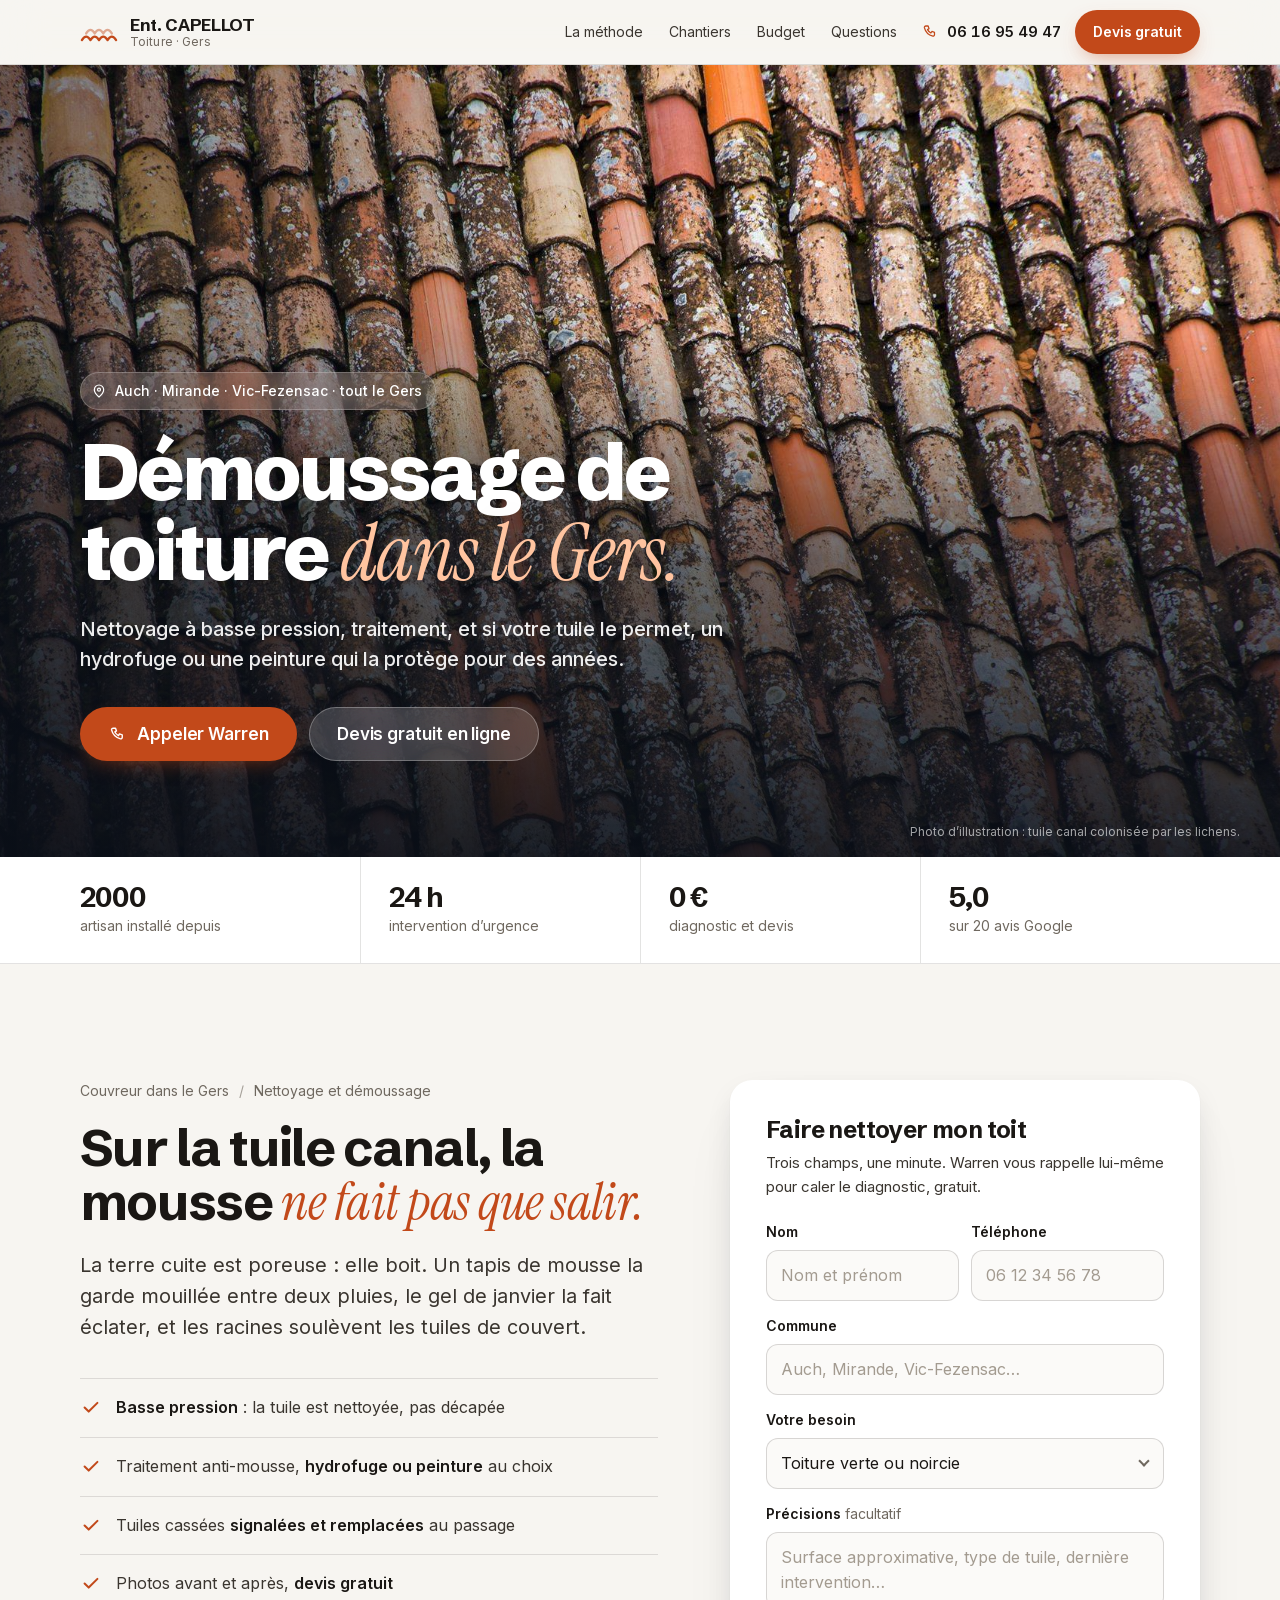
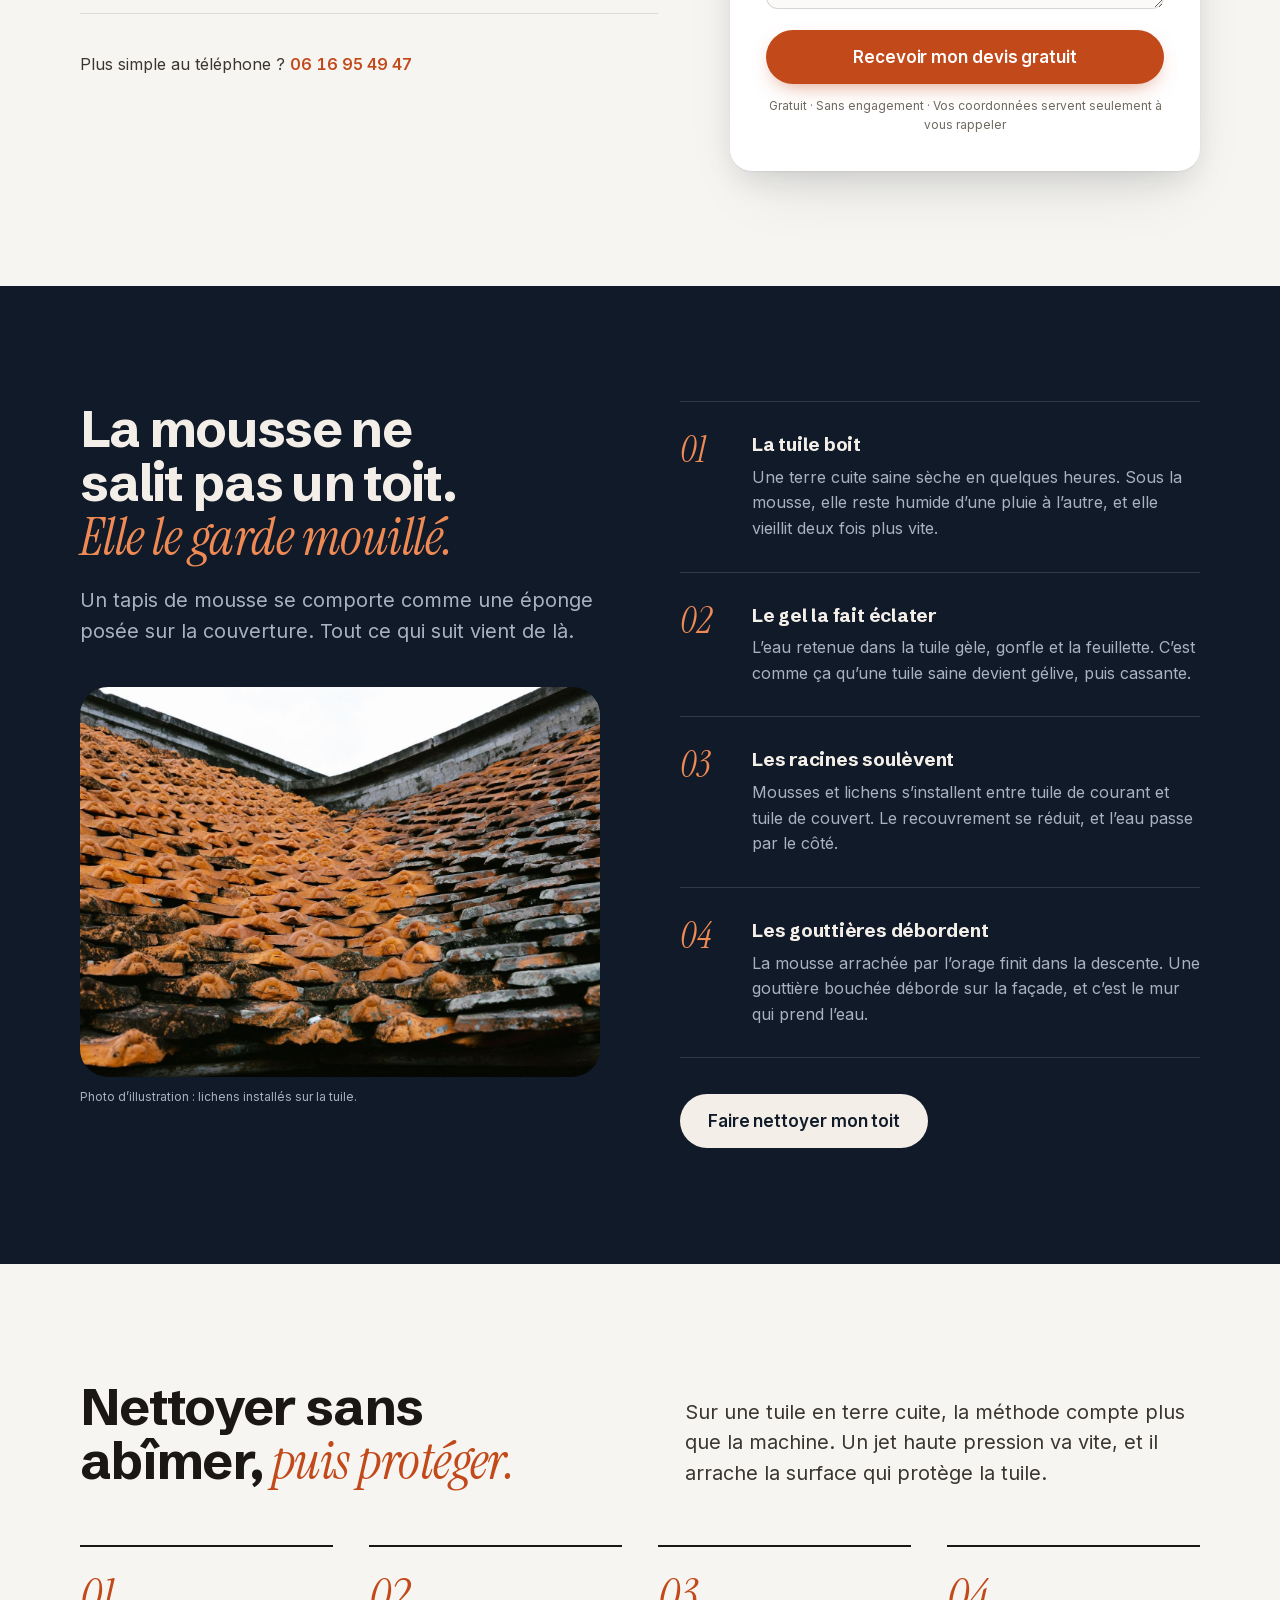
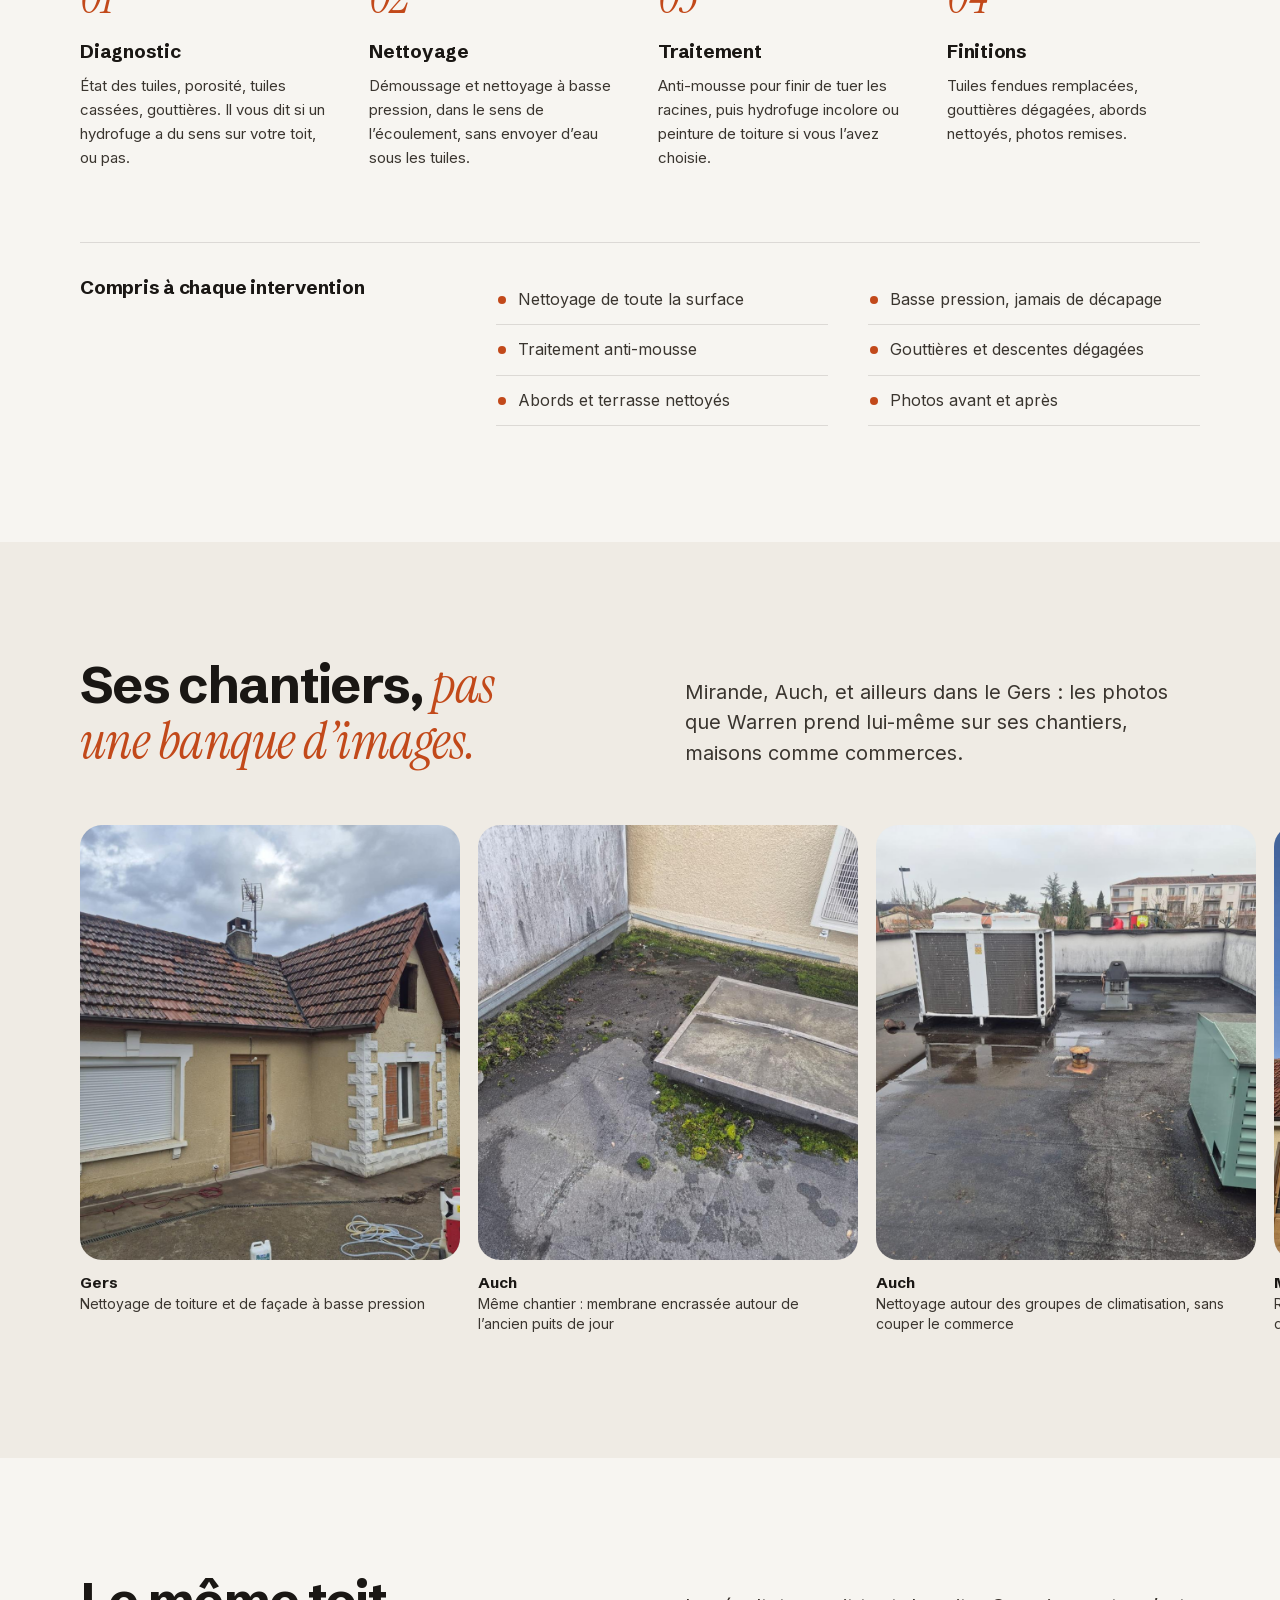
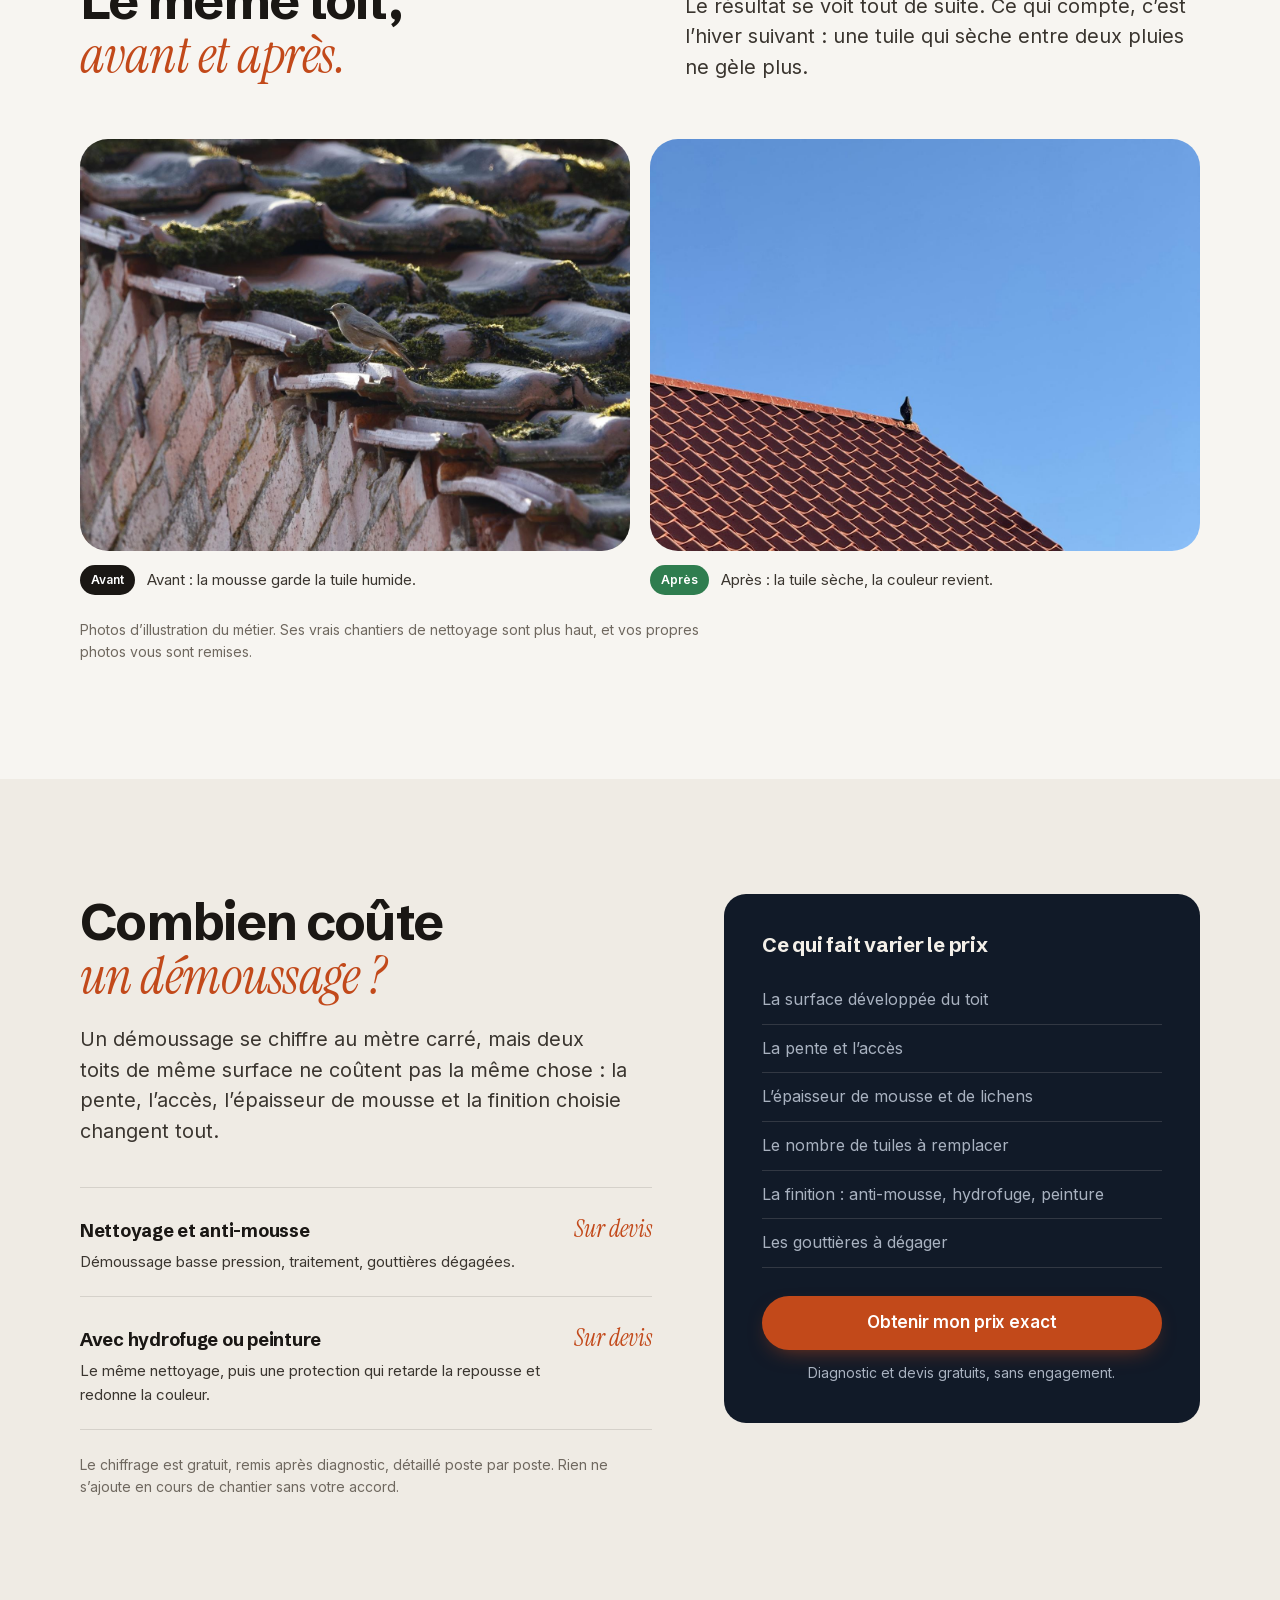
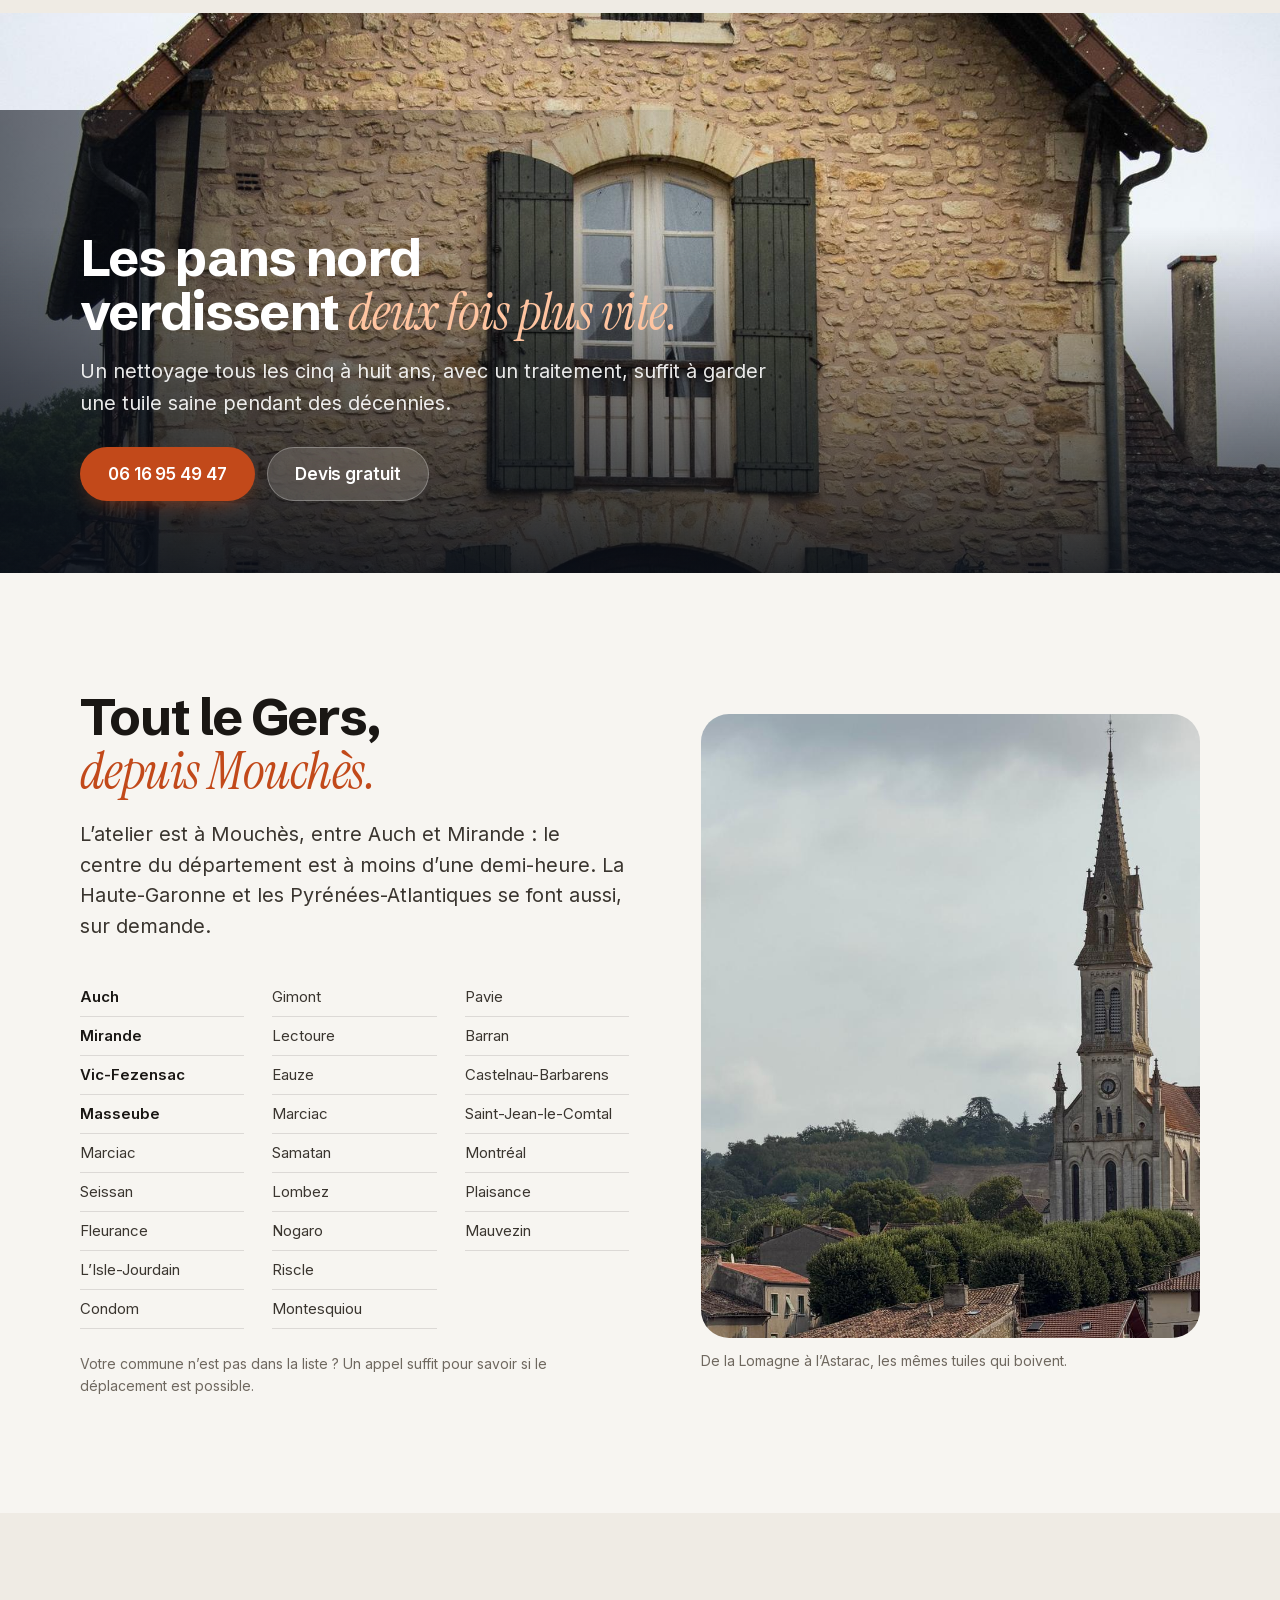
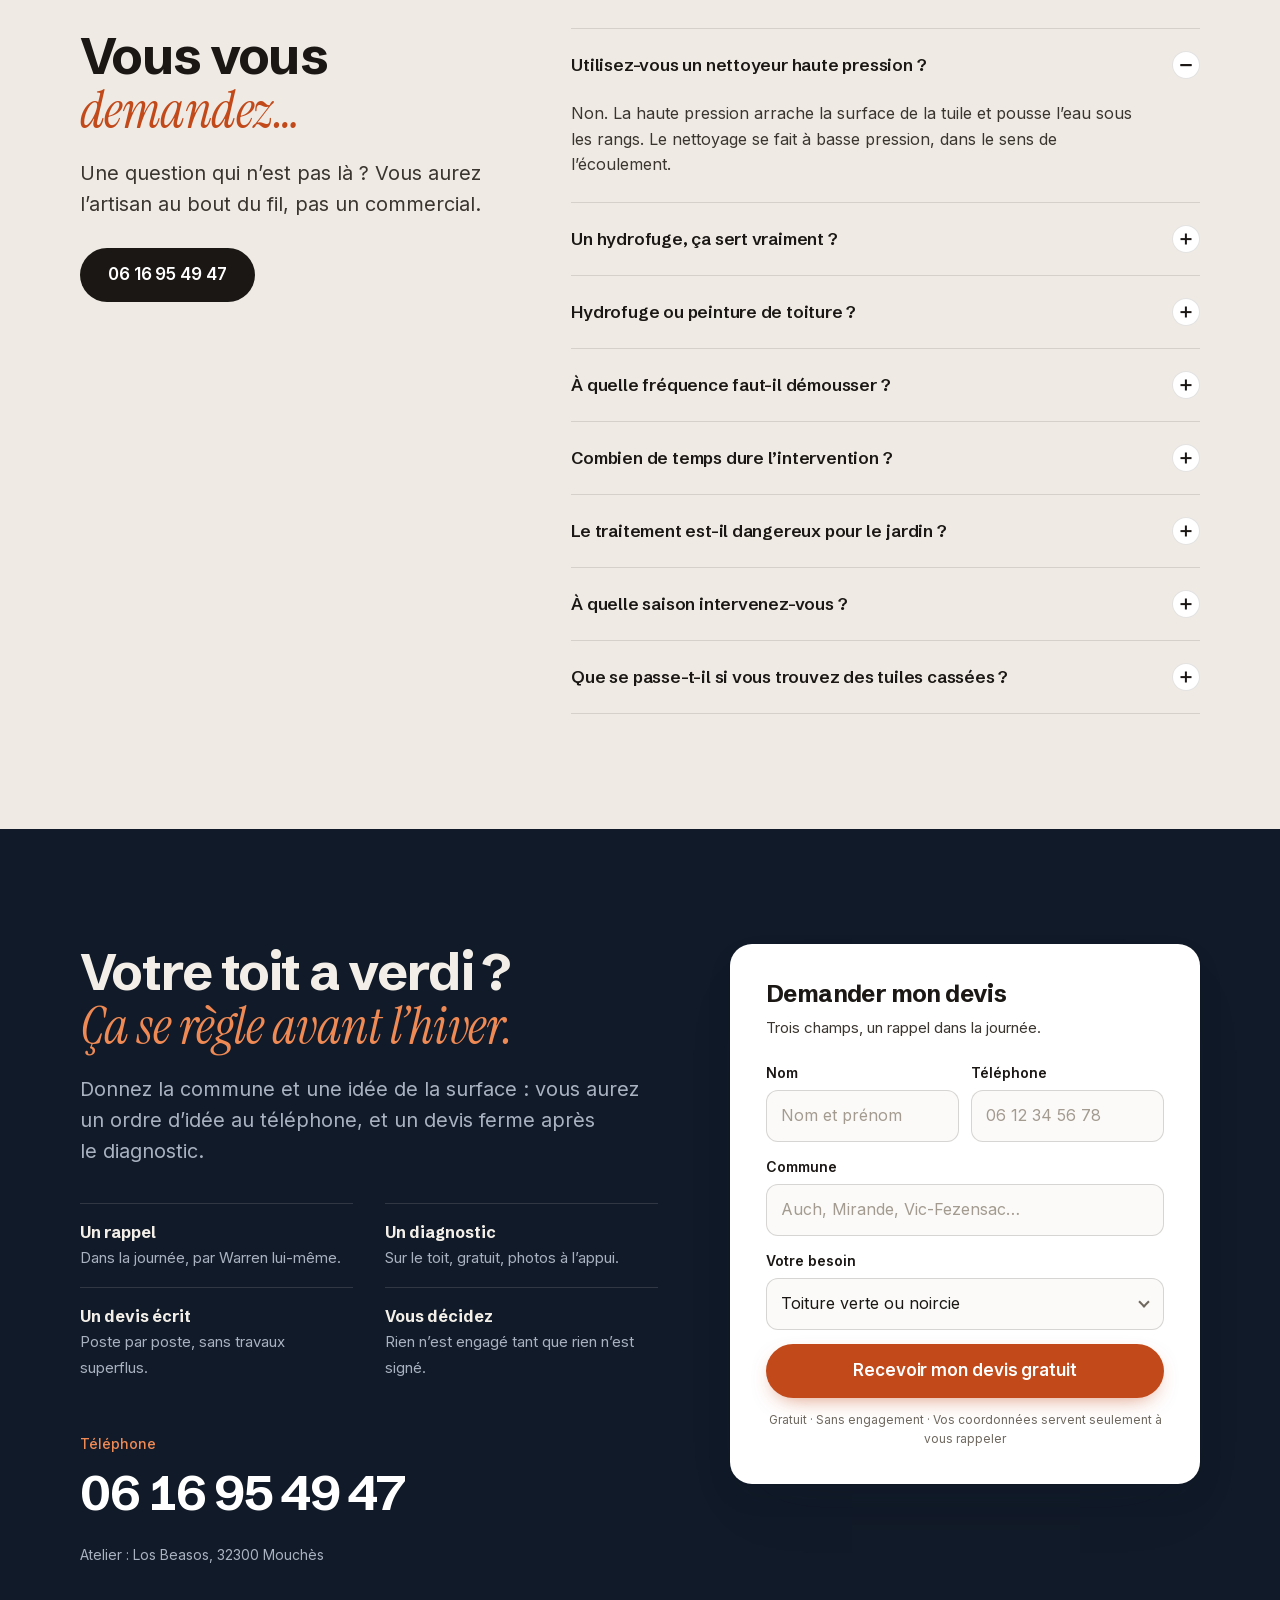
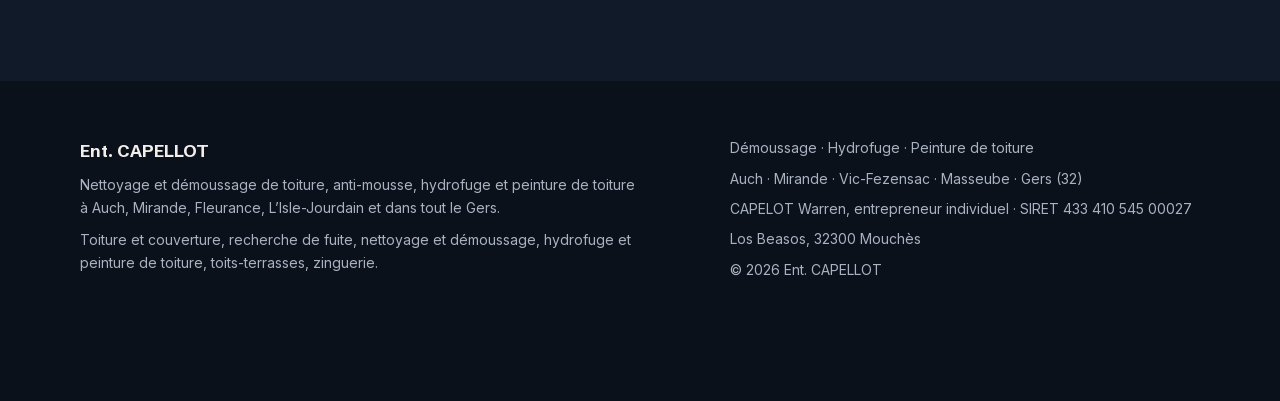
<file: demoussage-toiture-gers/index.html>
<!DOCTYPE html>
<html lang="fr">
<head>
<meta charset="UTF-8" />
<meta name="viewport" content="width=device-width, initial-scale=1, viewport-fit=cover" />
<title>Démoussage et nettoyage de toiture dans le Gers | CAPELLOT</title>
<meta name="description" content="Nettoyage et démoussage de toiture à Auch et dans le Gers&nbsp;: basse pression, anti-mousse, hydrofuge ou peinture de toiture. Artisan depuis 2000, devis gratuit." />
<meta name="robots" content="noindex, nofollow" />
<link rel="canonical" href="https://capellot.fr/demoussage-toiture-gers/" />
<meta property="og:type" content="website" />
<meta property="og:locale" content="fr_FR" />
<meta property="og:title" content="Démoussage de toiture à Auch&nbsp;: le toit respire à nouveau" />
<meta property="og:description" content="Nettoyage basse pression, traitement anti-mousse, hydrofuge ou peinture. Devis gratuit." />
<meta property="og:url" content="https://capellot.fr/demoussage-toiture-gers/" />
<meta property="og:image" content="https://capellot.fr/assets/img/hero-demoussage.jpg" />
<meta name="theme-color" content="#111a28" />
<meta name="geo.region" content="FR-32" />
<meta name="geo.placename" content="Auch" />
<link rel="icon" href="../assets/favicon.svg" type="image/svg+xml" />
<link rel="preload" href="../assets/fonts/SchibstedGrotesk-normal-latin.woff2" as="font" type="font/woff2" crossorigin />
<link rel="stylesheet" href="../assets/styles.css?v=7" />

<script>
window.ADS_GTAG = 'AW-18495969939';
if (window.ADS_GTAG.indexOf('XXXX') === -1) {
  var s = document.createElement('script'); s.async = true;
  s.src = 'https://www.googletagmanager.com/gtag/js?id=' + window.ADS_GTAG;
  document.head.appendChild(s);
  window.dataLayer = window.dataLayer || [];
  function gtag(){dataLayer.push(arguments);}
  gtag('js', new Date());
  gtag('config', window.ADS_GTAG);
}
window.ADS_CONVERSION = 'AW-18495969939/ahS8CKqspaIdEJO1yPNE';
window.ADS_CONVERSION_APPEL = 'AW-18495969939/I_4ACN-rpaIdEJO1yPNE';
</script>

<script type="application/ld+json">
{
  "@context": "https://schema.org",
  "@type": "RoofingContractor",
  "@id": "https://capellot.fr/demoussage-toiture-gers/#business",
  "name": "Ent. CAPELLOT",
  "alternateName": "CAPELOT Warren · Sud Ouest Nettoyage",
  "url": "https://capellot.fr/demoussage-toiture-gers/",
  "telephone": "+33616954947",
  "image": "https://capellot.fr/assets/img/hero-demoussage.jpg",
  "priceRange": "€€",
  "foundingDate": "2000",
  "slogan": "Un toit propre, c'est d'abord un toit qui sèche.",
  "description": "Nettoyage et démoussage de toiture, traitement anti-mousse, hydrofuge et peinture de toiture à Auch, Mirande, Fleurance, L'Isle-Jourdain et dans tout le Gers.",
  "address": {"@type":"PostalAddress","streetAddress":"Los Beasos","addressLocality":"Mouchès","postalCode":"32300","addressRegion":"Occitanie","addressCountry":"FR"},
  "geo": {"@type":"GeoCoordinates","latitude":43.558264,"longitude":0.411875},
  "areaServed": [{"@type":"City","name":"Auch"},{"@type":"City","name":"Mirande"},{"@type":"City","name":"Vic-Fezensac"},{"@type":"City","name":"Masseube"},{"@type":"City","name":"Marciac"},{"@type":"City","name":"Seissan"},{"@type":"City","name":"Fleurance"},{"@type":"City","name":"L'Isle-Jourdain"},{"@type":"City","name":"Condom"},{"@type":"City","name":"Gimont"},{"@type":"City","name":"Lectoure"},{"@type":"City","name":"Eauze"},{"@type":"City","name":"Marciac"},{"@type":"City","name":"Samatan"},{"@type":"City","name":"Lombez"},{"@type":"City","name":"Nogaro"}],
  "hasOfferCatalog": {"@type":"OfferCatalog","name":"Nettoyage et entretien de toiture","itemListElement":[{"@type":"Offer","itemOffered":{"@type":"Service","name":"Démoussage de toiture"}},{"@type":"Offer","itemOffered":{"@type":"Service","name":"Nettoyage basse pression"}},{"@type":"Offer","itemOffered":{"@type":"Service","name":"Traitement anti-mousse"}},{"@type":"Offer","itemOffered":{"@type":"Service","name":"Traitement hydrofuge"}},{"@type":"Offer","itemOffered":{"@type":"Service","name":"Peinture de toiture"}},{"@type":"Offer","itemOffered":{"@type":"Service","name":"Nettoyage des gouttières"}}]}
}
</script>
<script type="application/ld+json">
{"@context":"https://schema.org","@type":"FAQPage","mainEntity":[{"@type":"Question","name":"Utilisez-vous un nettoyeur haute pression ?","acceptedAnswer":{"@type":"Answer","text":"Non. La haute pression arrache la surface de la tuile et pousse l'eau sous les rangs. Le nettoyage se fait à basse pression, dans le sens de l'écoulement."}},{"@type":"Question","name":"Un hydrofuge, ça sert vraiment ?","acceptedAnswer":{"@type":"Answer","text":"Sur une tuile en terre cuite encore saine, oui : elle est poreuse, l'hydrofuge l'empêche de boire et retarde le retour de la mousse. Sur une tuile déjà gélive, il ne la sauvera pas, et il vous le dira plutôt que de vous le vendre."}},{"@type":"Question","name":"Hydrofuge ou peinture de toiture ?","acceptedAnswer":{"@type":"Answer","text":"L'hydrofuge est incolore : il protège sans changer l'aspect. La peinture de toiture protège aussi, et redonne une couleur uniforme à une tuile délavée. Le choix se fait au diagnostic, selon l'état et le rendu voulu."}},{"@type":"Question","name":"À quelle fréquence faut-il démousser ?","acceptedAnswer":{"@type":"Answer","text":"Dans le Gers, tous les cinq à huit ans selon l'exposition. Un pan au nord ou sous les arbres verdit beaucoup plus vite qu'un pan plein sud."}},{"@type":"Question","name":"Combien de temps dure l'intervention ?","acceptedAnswer":{"@type":"Answer","text":"Une à deux journées pour une maison individuelle, un peu plus avec une peinture, qui demande un temps de séchage."}},{"@type":"Question","name":"Le traitement est-il dangereux pour le jardin ?","acceptedAnswer":{"@type":"Answer","text":"Les produits sont appliqués sans ruissellement excessif, les abords sensibles sont protégés. L'eau de pluie récupérée ne doit pas servir pendant quelques semaines."}},{"@type":"Question","name":"À quelle saison intervenez-vous ?","acceptedAnswer":{"@type":"Answer","text":"Toute l'année hors gel et hors pluie. Le printemps et le début de l'automne sont les meilleures périodes pour que le traitement tienne."}},{"@type":"Question","name":"Que se passe-t-il si vous trouvez des tuiles cassées ?","acceptedAnswer":{"@type":"Answer","text":"Elles vous sont signalées en photo. Les remplacer au passage coûte bien moins cher que de faire revenir quelqu'un plus tard, mais rien n'est fait sans votre accord."}}]}
</script>
</head>
<body data-lp="demoussage_gers" data-page="Nettoyage et démoussage">

<header class="topbar">
  <div class="wrap topbar-in">
    <a href="#top" class="brand" aria-label="Ent. CAPELLOT">
      <svg class="brand-mark" viewBox="0 0 40 24" fill="none" aria-hidden="true"><path d="M2 20c3-5 6-5 9 0M11 20c3-5 6-5 9 0M20 20c3-5 6-5 9 0M29 20c3-5 6-5 9 0" stroke="currentColor" stroke-width="2.4" stroke-linecap="round"/><path d="M6.5 13c3-5 6-5 9 0M15.5 13c3-5 6-5 9 0M24.5 13c3-5 6-5 9 0" stroke="currentColor" stroke-width="2.4" stroke-linecap="round" opacity=".45"/></svg>
      <span class="brand-txt"><b>Ent. CAPELLOT</b><span>Toiture · Gers</span></span>
    </a>
    <nav class="topnav" aria-label="Sections de la page">
      <a href="#methode">La méthode</a>
      <a href="#chantiers">Chantiers</a>
      <a href="#prix">Budget</a>
      <a href="#faq">Questions</a>
    </nav>
    <div class="topbar-cta">
      <a href="tel:+33616954947" class="tb-tel js-tel">
        <svg viewBox="0 0 24 24" fill="none" aria-hidden="true"><path d="M6.5 4h3l1.2 3.5-2 1.3a11 11 0 0 0 4.5 4.5l1.3-2 3.5 1.2v3a2 2 0 0 1-2.2 2A15.5 15.5 0 0 1 4.5 6.2 2 2 0 0 1 6.5 4Z" stroke="currentColor" stroke-width="1.7" stroke-linejoin="round"/></svg>
        <span>06 16 95 49 47</span>
      </a>
      <a href="#devis" class="btn btn-accent btn-sm">Devis gratuit</a>
    </div>
  </div>
</header>

<main id="top">

<section class="hero">
  <img class="hero-bg" src="../assets/img/hero-demoussage.jpg" alt="Tuiles canal anciennes couvertes de lichens et de mousse"
       srcset="../assets/img/hero-demoussage-mob.jpg 900w, ../assets/img/hero-demoussage.jpg 1920w" sizes="100vw"
       fetchpriority="high" width="1920" height="1050" />
  <div class="hero-scrim" aria-hidden="true"></div>
  <div class="wrap hero-in">
    <p class="hero-pin">
      <svg viewBox="0 0 24 24" fill="none" aria-hidden="true"><path d="M12 21s7-6.3 7-11a7 7 0 1 0-14 0c0 4.7 7 11 7 11Z" stroke="currentColor" stroke-width="1.8"/><circle cx="12" cy="10" r="2.2" stroke="currentColor" stroke-width="1.8"/></svg>
      Auch · Mirande · Vic-Fezensac · tout le Gers
    </p>
    <h1>Démoussage de toiture <em>dans le Gers.</em></h1>
    <p class="hero-sub">Nettoyage à basse pression, traitement, et si votre tuile le permet, un hydrofuge ou une peinture qui la protège pour des années.</p>
    <div class="hero-cta">
      <a href="tel:+33616954947" class="btn btn-accent btn-lg js-tel">
        <svg viewBox="0 0 24 24" fill="none" aria-hidden="true"><path d="M6.5 4h3l1.2 3.5-2 1.3a11 11 0 0 0 4.5 4.5l1.3-2 3.5 1.2v3a2 2 0 0 1-2.2 2A15.5 15.5 0 0 1 4.5 6.2 2 2 0 0 1 6.5 4Z" stroke="currentColor" stroke-width="1.8" stroke-linejoin="round"/></svg>
        Appeler Warren
      </a>
      <a href="#devis" class="btn btn-glass btn-lg">Devis gratuit en ligne</a>
    </div>
  </div>
  <p class="hero-cap">Photo d’illustration&nbsp;: tuile canal colonisée par les lichens.</p>
</section>

<div class="proofs">
  <div class="wrap proofs-in">
    <div class="proof"><b>2000</b><span>artisan installé depuis</span></div>
    <div class="proof"><b>24 h</b><span>intervention d’urgence</span></div>
    <div class="proof"><b>0 €</b><span>diagnostic et devis</span></div>
    <div class="proof"><b>5,0</b><span>sur 20 avis Google</span></div>
  </div>
</div>

<section class="sec" id="devis">
  <div class="wrap devis-grid">
    <div class="devis-copy">
      <p class="crumb">Couvreur dans le Gers <span aria-hidden="true">/</span> Nettoyage et démoussage</p>
      <h2 class="h2">Sur la tuile canal, la mousse <em>ne fait pas que salir.</em></h2>
      <p class="lead">La terre cuite est poreuse&nbsp;: elle boit. Un tapis de mousse la garde mouillée entre deux pluies, le gel de janvier la fait éclater, et les racines soulèvent les tuiles de couvert.</p>
      <ul class="checks">
        <li><svg viewBox="0 0 24 24" fill="none" aria-hidden="true"><path d="m5 12.5 4.5 4.5L19 7.5" stroke="currentColor" stroke-width="2.2" stroke-linecap="round" stroke-linejoin="round"/></svg><span><b>Basse pression</b>&nbsp;: la tuile est nettoyée, pas décapée</span></li>
        <li><svg viewBox="0 0 24 24" fill="none" aria-hidden="true"><path d="m5 12.5 4.5 4.5L19 7.5" stroke="currentColor" stroke-width="2.2" stroke-linecap="round" stroke-linejoin="round"/></svg><span>Traitement anti-mousse, <b>hydrofuge ou peinture</b> au choix</span></li>
        <li><svg viewBox="0 0 24 24" fill="none" aria-hidden="true"><path d="m5 12.5 4.5 4.5L19 7.5" stroke="currentColor" stroke-width="2.2" stroke-linecap="round" stroke-linejoin="round"/></svg><span>Tuiles cassées <b>signalées et remplacées</b> au passage</span></li>
        <li><svg viewBox="0 0 24 24" fill="none" aria-hidden="true"><path d="m5 12.5 4.5 4.5L19 7.5" stroke="currentColor" stroke-width="2.2" stroke-linecap="round" stroke-linejoin="round"/></svg><span>Photos avant et après, <b>devis gratuit</b></span></li>
      </ul>
      <a class="call-line js-tel" href="tel:+33616954947">Plus simple au téléphone&nbsp;? <b>06 16 95 49 47</b></a>
    </div>
    <div class="form-card">
      <h2 class="form-title">Faire nettoyer mon toit</h2>
      <p class="form-intro">Trois champs, une minute. Warren vous rappelle lui-même pour caler le diagnostic, gratuit.</p>
      <form class="js-devis" id="devis-form" novalidate>
        <input type="hidden" name="access_key" value="ff88c99c-a580-47b3-bea4-ade11e94bd78" />
        <input type="checkbox" name="botcheck" tabindex="-1" autocomplete="off" class="hp" aria-hidden="true" />
                <div class="row2">
          <div class="field"><label for="nom">Nom</label><input id="nom" name="nom" type="text" required autocomplete="name" placeholder="Nom et prénom" /></div>
          <div class="field"><label for="tel">Téléphone</label><input id="tel" name="tel" type="tel" required autocomplete="tel" inputmode="tel" placeholder="06 12 34 56 78" /></div>
        </div>
        <div class="field"><label for="ville">Commune</label><input id="ville" name="ville" type="text" required autocomplete="address-level2" placeholder="Auch, Mirande, Vic-Fezensac…" /></div>
        <div class="field"><label for="besoin">Votre besoin</label>
          <div class="select"><select id="besoin" name="besoin">
                <option>Toiture verte ou noircie</option>
                <option>Mousse épaisse, lichens</option>
                <option>Nettoyage et hydrofuge</option>
                <option>Peinture de toiture</option>
                <option>Gouttières bouchées</option>
                <option>Je ne sais pas, je veux un avis</option>
          </select></div>
        </div>
        <div class="field"><label for="message">Précisions <span class="opt">facultatif</span></label>
          <textarea id="message" name="message" rows="2" placeholder="Surface approximative, type de tuile, dernière intervention…"></textarea></div>
        <button type="submit" class="btn btn-accent btn-lg btn-block">Recevoir mon devis gratuit</button>
        <p class="form-note">Gratuit · Sans engagement · Vos coordonnées servent seulement à vous rappeler</p>
        <div class="form-success" role="status"><b>Demande bien reçue.</b> Warren vous rappelle dans la journée. <a href="tel:+33616954947" class="js-tel">Plus pressé&nbsp;? 06 16 95 49 47</a></div>
        <div class="form-error" role="alert">L’envoi n’a pas abouti. Appelez directement le <a href="tel:+33616954947" class="js-tel">06 16 95 49 47</a>.</div>
      </form>
    </div>
  </div>
</section>

<section class="sec sec-night" id="enjeu">
  <div class="wrap enjeu-grid">
    <div class="enjeu-head">
      <h2 class="h2">La mousse ne salit pas un toit. <em>Elle le garde mouillé.</em></h2>
      <p class="lead">Un tapis de mousse se comporte comme une éponge posée sur la couverture. Tout ce qui suit vient de là.</p>
      <figure class="enjeu-img">
        <img src="../assets/img/tuile-lichens.jpg" alt="Tuiles canal orangées couvertes de lichens" loading="lazy" width="1400" height="1050" />
        <figcaption>Photo d’illustration&nbsp;: lichens installés sur la tuile.</figcaption>
      </figure>
    </div>
    <div class="risks">
      <div class="risk"><span class="n">01</span><div><h3>La tuile boit</h3><p>Une terre cuite saine sèche en quelques heures. Sous la mousse, elle reste humide d’une pluie à l’autre, et elle vieillit deux fois plus vite.</p></div></div>
        <div class="risk"><span class="n">02</span><div><h3>Le gel la fait éclater</h3><p>L’eau retenue dans la tuile gèle, gonfle et la feuillette. C’est comme ça qu’une tuile saine devient gélive, puis cassante.</p></div></div>
        <div class="risk"><span class="n">03</span><div><h3>Les racines soulèvent</h3><p>Mousses et lichens s’installent entre tuile de courant et tuile de couvert. Le recouvrement se réduit, et l’eau passe par le côté.</p></div></div>
        <div class="risk"><span class="n">04</span><div><h3>Les gouttières débordent</h3><p>La mousse arrachée par l’orage finit dans la descente. Une gouttière bouchée déborde sur la façade, et c’est le mur qui prend l’eau.</p></div></div>
      <a href="#devis" class="btn btn-light btn-lg">Faire nettoyer mon toit</a>
    </div>
  </div>
</section>

<section class="sec" id="methode">
  <div class="wrap">
    <div class="head-row">
      <h2 class="h2">Nettoyer sans abîmer, <em>puis protéger.</em></h2>
      <p class="lead">Sur une tuile en terre cuite, la méthode compte plus que la machine. Un jet haute pression va vite, et il arrache la surface qui protège la tuile.</p>
    </div>
    <ol class="steps">
      <li class="step"><span class="n">01</span><h3>Diagnostic</h3><p>État des tuiles, porosité, tuiles cassées, gouttières. Il vous dit si un hydrofuge a du sens sur votre toit, ou pas.</p></li>
      <li class="step"><span class="n">02</span><h3>Nettoyage</h3><p>Démoussage et nettoyage à basse pression, dans le sens de l’écoulement, sans envoyer d’eau sous les tuiles.</p></li>
      <li class="step"><span class="n">03</span><h3>Traitement</h3><p>Anti-mousse pour finir de tuer les racines, puis hydrofuge incolore ou peinture de toiture si vous l’avez choisie.</p></li>
      <li class="step"><span class="n">04</span><h3>Finitions</h3><p>Tuiles fendues remplacées, gouttières dégagées, abords nettoyés, photos remises.</p></li>
    </ol>
    <div class="incl">
      <h3>Compris à chaque intervention</h3>
      <ul>
        <li>Nettoyage de toute la surface</li>
        <li>Basse pression, jamais de décapage</li>
        <li>Traitement anti-mousse</li>
        <li>Gouttières et descentes dégagées</li>
        <li>Abords et terrasse nettoyés</li>
        <li>Photos avant et après</li>
      </ul>
    </div>
  </div>
</section>

<section class="sec sec-tint" id="chantiers">
  <div class="wrap head-row">
    <h2 class="h2">Ses chantiers, <em>pas une banque d’images.</em></h2>
    <p class="lead">Mirande, Auch, et ailleurs dans le Gers&nbsp;: les photos que Warren prend lui-même sur ses chantiers, maisons comme commerces.</p>
  </div>
  <div class="ch-rail" tabindex="0" aria-label="Photos de chantiers, faire défiler">
      <figure class="ch"><img src="../assets/img/chantier-nettoyage-maison.jpg" alt="Gers&nbsp;: Nettoyage de toiture et de façade à basse pression" loading="lazy" /><figcaption><b>Gers</b>Nettoyage de toiture et de façade à basse pression</figcaption></figure>
      <figure class="ch"><img src="../assets/img/chantier-auch-mousse.jpg" alt="Auch&nbsp;: Même chantier&nbsp;: membrane encrassée autour de l’ancien puits de jour" loading="lazy" /><figcaption><b>Auch</b>Même chantier&nbsp;: membrane encrassée autour de l’ancien puits de jour</figcaption></figure>
      <figure class="ch"><img src="../assets/img/chantier-auch-clim.jpg" alt="Auch&nbsp;: Nettoyage autour des groupes de climatisation, sans couper le commerce" loading="lazy" /><figcaption><b>Auch</b>Nettoyage autour des groupes de climatisation, sans couper le commerce</figcaption></figure>
      <figure class="ch ch-tall"><img src="../assets/img/chantier-mirande-toiture.jpg" alt="Mirande&nbsp;: Rénovation de toiture en tuiles et reprise des avant-toits" loading="lazy" /><figcaption><b>Mirande</b>Rénovation de toiture en tuiles et reprise des avant-toits</figcaption></figure>
      <figure class="ch"><img src="../assets/img/chantier-auch-terrasse.jpg" alt="Auch&nbsp;: Toit-terrasse d’une boulangerie&nbsp;: l’eau stagne, la mousse s’installe" loading="lazy" /><figcaption><b>Auch</b>Toit-terrasse d’une boulangerie&nbsp;: l’eau stagne, la mousse s’installe</figcaption></figure>
      <figure class="ch"><img src="../assets/img/chantier-auch-lanterneau.jpg" alt="Auch&nbsp;: Puits de jour neuf en aluminium, posé et raccordé" loading="lazy" /><figcaption><b>Auch</b>Puits de jour neuf en aluminium, posé et raccordé</figcaption></figure>
  </div>
</section>

<section class="sec" id="resultat">
  <div class="wrap">
    <div class="head-row">
      <h2 class="h2">Le même toit, <em>avant et après.</em></h2>
      <p class="lead">Le résultat se voit tout de suite. Ce qui compte, c’est l’hiver suivant&nbsp;: une tuile qui sèche entre deux pluies ne gèle plus.</p>
    </div>
    <div class="duo">
      <figure class="shot">
        <img src="../assets/img/tuile-mousse.jpg" alt="Tuiles canal couvertes de mousse sur un rebord de toit" loading="lazy" width="1400" height="1050" />
        <figcaption><span class="tag">Avant</span>Avant&nbsp;: la mousse garde la tuile humide.</figcaption>
      </figure>
      <figure class="shot">
        <img src="../assets/img/tuile-propre.jpg" alt="Toiture en tuiles rouges propre sous un ciel bleu" loading="lazy" width="1400" height="1050" />
        <figcaption><span class="tag tag-ok">Après</span>Après&nbsp;: la tuile sèche, la couleur revient.</figcaption>
      </figure>
    </div>
    <p class="note">Photos d’illustration du métier. Ses vrais chantiers de nettoyage sont plus haut, et vos propres photos vous sont remises.</p>
  </div>
</section>

<section class="sec sec-tint" id="prix">
  <div class="wrap prix-grid">
    <div>
      <h2 class="h2">Combien coûte <em>un démoussage&nbsp;?</em></h2>
      <p class="lead">Un démoussage se chiffre au mètre carré, mais deux toits de même surface ne coûtent pas la même chose&nbsp;: la pente, l’accès, l’épaisseur de mousse et la finition choisie changent tout.</p>
      <div class="prows">
        <div class="prow"><div><b>Nettoyage et anti-mousse</b><p>Démoussage basse pression, traitement, gouttières dégagées.</p></div><span class="pval">Sur devis</span></div>
        <div class="prow"><div><b>Avec hydrofuge ou peinture</b><p>Le même nettoyage, puis une protection qui retarde la repousse et redonne la couleur.</p></div><span class="pval">Sur devis</span></div>
      </div>
      <p class="note">Le chiffrage est gratuit, remis après diagnostic, détaillé poste par poste. Rien ne s’ajoute en cours de chantier sans votre accord.</p>
    </div>
    <aside class="prix-panel">
      <h3>Ce qui fait varier le prix</h3>
      <ul class="dots">
        <li>La surface développée du toit</li>
        <li>La pente et l’accès</li>
        <li>L’épaisseur de mousse et de lichens</li>
        <li>Le nombre de tuiles à remplacer</li>
        <li>La finition&nbsp;: anti-mousse, hydrofuge, peinture</li>
        <li>Les gouttières à dégager</li>
      </ul>
      <a href="#devis" class="btn btn-accent btn-lg btn-block">Obtenir mon prix exact</a>
      <p>Diagnostic et devis gratuits, sans engagement.</p>
    </aside>
  </div>
</section>

<section class="band">
  <img src="../assets/img/maison-pierre.jpg" alt="Maison de pierre du Sud-Ouest sous un toit de tuiles" loading="lazy" width="1600" height="900" />
  <div class="band-in">
    <div class="wrap">
      <h2>Les pans nord verdissent <em>deux fois plus vite.</em></h2>
      <p>Un nettoyage tous les cinq à huit ans, avec un traitement, suffit à garder une tuile saine pendant des décennies.</p>
      <div class="band-cta">
        <a href="tel:+33616954947" class="btn btn-accent btn-lg js-tel">06 16 95 49 47</a>
        <a href="#devis" class="btn btn-glass btn-lg">Devis gratuit</a>
      </div>
    </div>
  </div>
</section>

<section class="sec" id="avis" hidden>
  <div class="wrap">
    <h2 class="h2">Ce que disent <em>ses clients.</em></h2>
    <div class="reviews">
      
    </div>
  </div>
</section>

<section class="sec" id="territoire" hidden>
  <div class="wrap">
    <div class="head-row">
      <h2 class="h2"></h2>
      <p class="lead"></p>
    </div>
    <div class="secteurs">
      
    </div>
    <div class="cadrage">
      <h3></h3>
      <p></p>
      <p class="cadrage-non"><b>Ce qu’il ne fait pas&nbsp;:</b> </p>
    </div>
  </div>
</section>

<section class="sec" id="zone">
  <div class="wrap zone-grid">
    <div>
      <h2 class="h2">Tout le Gers, <em>depuis Mouchès.</em></h2>
      <p class="lead">L’atelier est à Mouchès, entre Auch et Mirande&nbsp;: le centre du département est à moins d’une demi-heure. La Haute-Garonne et les Pyrénées-Atlantiques se font aussi, sur demande.</p>
      <ul class="cities">
        <li class="main">Auch</li>
        <li class="main">Mirande</li>
        <li class="main">Vic-Fezensac</li>
        <li class="main">Masseube</li>
        <li>Marciac</li>
        <li>Seissan</li>
        <li>Fleurance</li>
        <li>L’Isle-Jourdain</li>
        <li>Condom</li>
        <li>Gimont</li>
        <li>Lectoure</li>
        <li>Eauze</li>
        <li>Marciac</li>
        <li>Samatan</li>
        <li>Lombez</li>
        <li>Nogaro</li>
        <li>Riscle</li>
        <li>Montesquiou</li>
        <li>Pavie</li>
        <li>Barran</li>
        <li>Castelnau-Barbarens</li>
        <li>Saint-Jean-le-Comtal</li>
        <li>Montréal</li>
        <li>Plaisance</li>
        <li>Mauvezin</li>
      </ul>
      <p class="note">Votre commune n’est pas dans la liste&nbsp;? Un appel suffit pour savoir si le déplacement est possible.</p>
    </div>
    <figure class="zone-img">
      <img src="../assets/img/eglise-toits.jpg" alt="Clocher et toits de tuiles d’une petite ville du Sud-Ouest" loading="lazy" width="1400" height="1050" />
      <figcaption>De la Lomagne à l’Astarac, les mêmes tuiles qui boivent.</figcaption>
    </figure>
  </div>
</section>

<section class="sec sec-tint" id="faq">
  <div class="wrap faq-grid">
    <div class="faq-head">
      <h2 class="h2">Vous vous <em>demandez…</em></h2>
      <p class="lead">Une question qui n’est pas là&nbsp;? Vous aurez l’artisan au bout du fil, pas un commercial.</p>
      <a href="tel:+33616954947" class="btn btn-ink btn-lg js-tel">06 16 95 49 47</a>
    </div>
    <div class="faq">
      <details open><summary>Utilisez-vous un nettoyeur haute pression&nbsp;?<span class="pm" aria-hidden="true"></span></summary><div class="ans">Non. La haute pression arrache la surface de la tuile et pousse l’eau sous les rangs. Le nettoyage se fait à basse pression, dans le sens de l’écoulement.</div></details>
      <details><summary>Un hydrofuge, ça sert vraiment&nbsp;?<span class="pm" aria-hidden="true"></span></summary><div class="ans">Sur une tuile en terre cuite encore saine, oui&nbsp;: elle est poreuse, l’hydrofuge l’empêche de boire et retarde le retour de la mousse. Sur une tuile déjà gélive, il ne la sauvera pas, et il vous le dira plutôt que de vous le vendre.</div></details>
      <details><summary>Hydrofuge ou peinture de toiture&nbsp;?<span class="pm" aria-hidden="true"></span></summary><div class="ans">L’hydrofuge est incolore&nbsp;: il protège sans changer l’aspect. La peinture de toiture protège aussi, et redonne une couleur uniforme à une tuile délavée. Le choix se fait au diagnostic, selon l’état et le rendu voulu.</div></details>
      <details><summary>À quelle fréquence faut-il démousser&nbsp;?<span class="pm" aria-hidden="true"></span></summary><div class="ans">Dans le Gers, tous les cinq à huit ans selon l’exposition. Un pan au nord ou sous les arbres verdit beaucoup plus vite qu’un pan plein sud.</div></details>
      <details><summary>Combien de temps dure l’intervention&nbsp;?<span class="pm" aria-hidden="true"></span></summary><div class="ans">Une à deux journées pour une maison individuelle, un peu plus avec une peinture, qui demande un temps de séchage.</div></details>
      <details><summary>Le traitement est-il dangereux pour le jardin&nbsp;?<span class="pm" aria-hidden="true"></span></summary><div class="ans">Les produits sont appliqués sans ruissellement excessif, les abords sensibles sont protégés. L’eau de pluie récupérée ne doit pas servir pendant quelques semaines.</div></details>
      <details><summary>À quelle saison intervenez-vous&nbsp;?<span class="pm" aria-hidden="true"></span></summary><div class="ans">Toute l’année hors gel et hors pluie. Le printemps et le début de l’automne sont les meilleures périodes pour que le traitement tienne.</div></details>
      <details><summary>Que se passe-t-il si vous trouvez des tuiles cassées&nbsp;?<span class="pm" aria-hidden="true"></span></summary><div class="ans">Elles vous sont signalées en photo. Les remplacer au passage coûte bien moins cher que de faire revenir quelqu’un plus tard, mais rien n’est fait sans votre accord.</div></details>
    </div>
  </div>
</section>

<section class="sec sec-night" id="contact">
  <div class="wrap final-grid">
    <div>
      <h2 class="h2">Votre toit a verdi&nbsp;? <em>Ça se règle avant l’hiver.</em></h2>
      <p class="lead">Donnez la commune et une idée de la surface&nbsp;: vous aurez un ordre d’idée au téléphone, et un devis ferme après le diagnostic.</p>
      <ol class="after">
        <li><b>Un rappel</b><span>Dans la journée, par Warren lui-même.</span></li>
        <li><b>Un diagnostic</b><span>Sur le toit, gratuit, photos à l’appui.</span></li>
        <li><b>Un devis écrit</b><span>Poste par poste, sans travaux superflus.</span></li>
        <li><b>Vous décidez</b><span>Rien n’est engagé tant que rien n’est signé.</span></li>
      </ol>
      <a class="big-tel js-tel" href="tel:+33616954947"><span>Téléphone</span>06 16 95 49 47</a>
      <p class="atelier">Atelier&nbsp;: Los Beasos, 32300 Mouchès</p>
    </div>
    <div class="form-card">
      <h3 class="form-title">Demander mon devis</h3>
      <p class="form-intro">Trois champs, un rappel dans la journée.</p>
      <form class="js-devis" id="devis-form-bas" novalidate>
        <input type="hidden" name="access_key" value="ff88c99c-a580-47b3-bea4-ade11e94bd78" />
        <input type="checkbox" name="botcheck" tabindex="-1" autocomplete="off" class="hp" aria-hidden="true" />
                <div class="row2">
          <div class="field"><label for="nom2">Nom</label><input id="nom2" name="nom" type="text" required autocomplete="name" placeholder="Nom et prénom" /></div>
          <div class="field"><label for="tel2">Téléphone</label><input id="tel2" name="tel" type="tel" required autocomplete="tel" inputmode="tel" placeholder="06 12 34 56 78" /></div>
        </div>
        <div class="field"><label for="ville2">Commune</label><input id="ville2" name="ville" type="text" required autocomplete="address-level2" placeholder="Auch, Mirande, Vic-Fezensac…" /></div>
        <div class="field"><label for="besoin2">Votre besoin</label>
          <div class="select"><select id="besoin2" name="besoin">
                <option>Toiture verte ou noircie</option>
                <option>Mousse épaisse, lichens</option>
                <option>Nettoyage et hydrofuge</option>
                <option>Peinture de toiture</option>
                <option>Gouttières bouchées</option>
                <option>Je ne sais pas, je veux un avis</option>
          </select></div>
        </div>
        <button type="submit" class="btn btn-accent btn-lg btn-block">Recevoir mon devis gratuit</button>
        <p class="form-note">Gratuit · Sans engagement · Vos coordonnées servent seulement à vous rappeler</p>
        <div class="form-success" role="status"><b>Demande bien reçue.</b> Warren vous rappelle dans la journée. <a href="tel:+33616954947" class="js-tel">Plus pressé&nbsp;? 06 16 95 49 47</a></div>
        <div class="form-error" role="alert">L’envoi n’a pas abouti. Appelez directement le <a href="tel:+33616954947" class="js-tel">06 16 95 49 47</a>.</div>
      </form>
    </div>
  </div>
</section>

</main>

<footer class="footer">
  <div class="wrap footer-in">
    <div>
      <b>Ent. CAPELLOT</b>
      <p>Nettoyage et démoussage de toiture, anti-mousse, hydrofuge et peinture de toiture à Auch, Mirande, Fleurance, L’Isle-Jourdain et dans tout le Gers.</p>
      <p>Toiture et couverture, recherche de fuite, nettoyage et démoussage, hydrofuge et peinture de toiture, toits-terrasses, zinguerie.</p>
    </div>
    <div class="footer-legal">
      <span>Démoussage · Hydrofuge · Peinture de toiture</span>
      <span>Auch · Mirande · Vic-Fezensac · Masseube · Gers (32)</span>
      <span>CAPELOT Warren, entrepreneur individuel · SIRET 433 410 545 00027</span>
      <span>Los Beasos, 32300 Mouchès</span>
      <span>© <span id="year">2026</span> Ent. CAPELLOT</span>
    </div>
  </div>
</footer>

<div class="callbar">
  <a href="tel:+33616954947" class="cb-call js-tel"><svg viewBox="0 0 24 24" fill="none" aria-hidden="true"><path d="M6.5 4h3l1.2 3.5-2 1.3a11 11 0 0 0 4.5 4.5l1.3-2 3.5 1.2v3a2 2 0 0 1-2.2 2A15.5 15.5 0 0 1 4.5 6.2 2 2 0 0 1 6.5 4Z" stroke="currentColor" stroke-width="1.9" stroke-linejoin="round"/></svg>Appeler</a>
  <a href="#devis" class="cb-quote">Devis gratuit</a>
</div>

<script src="../assets/script.js?v=2" defer></script>
</body>
</html>
</file>
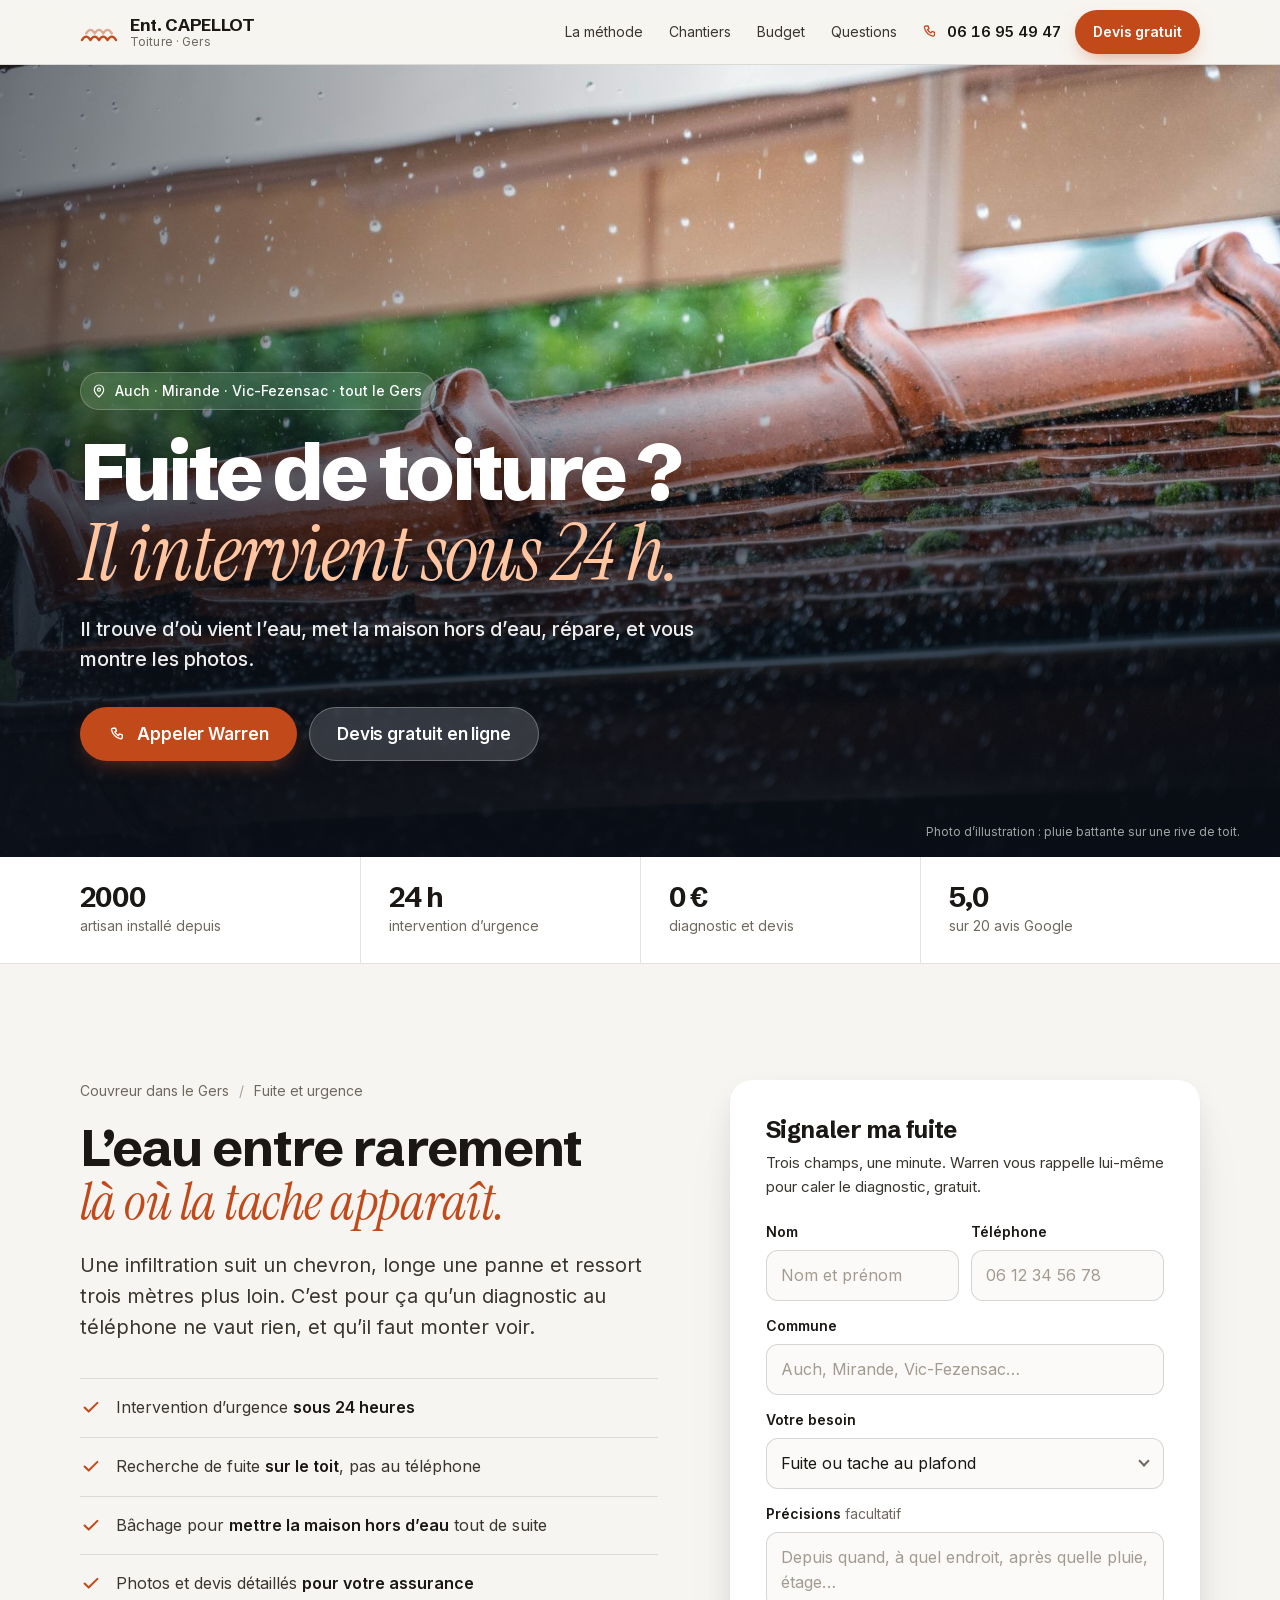
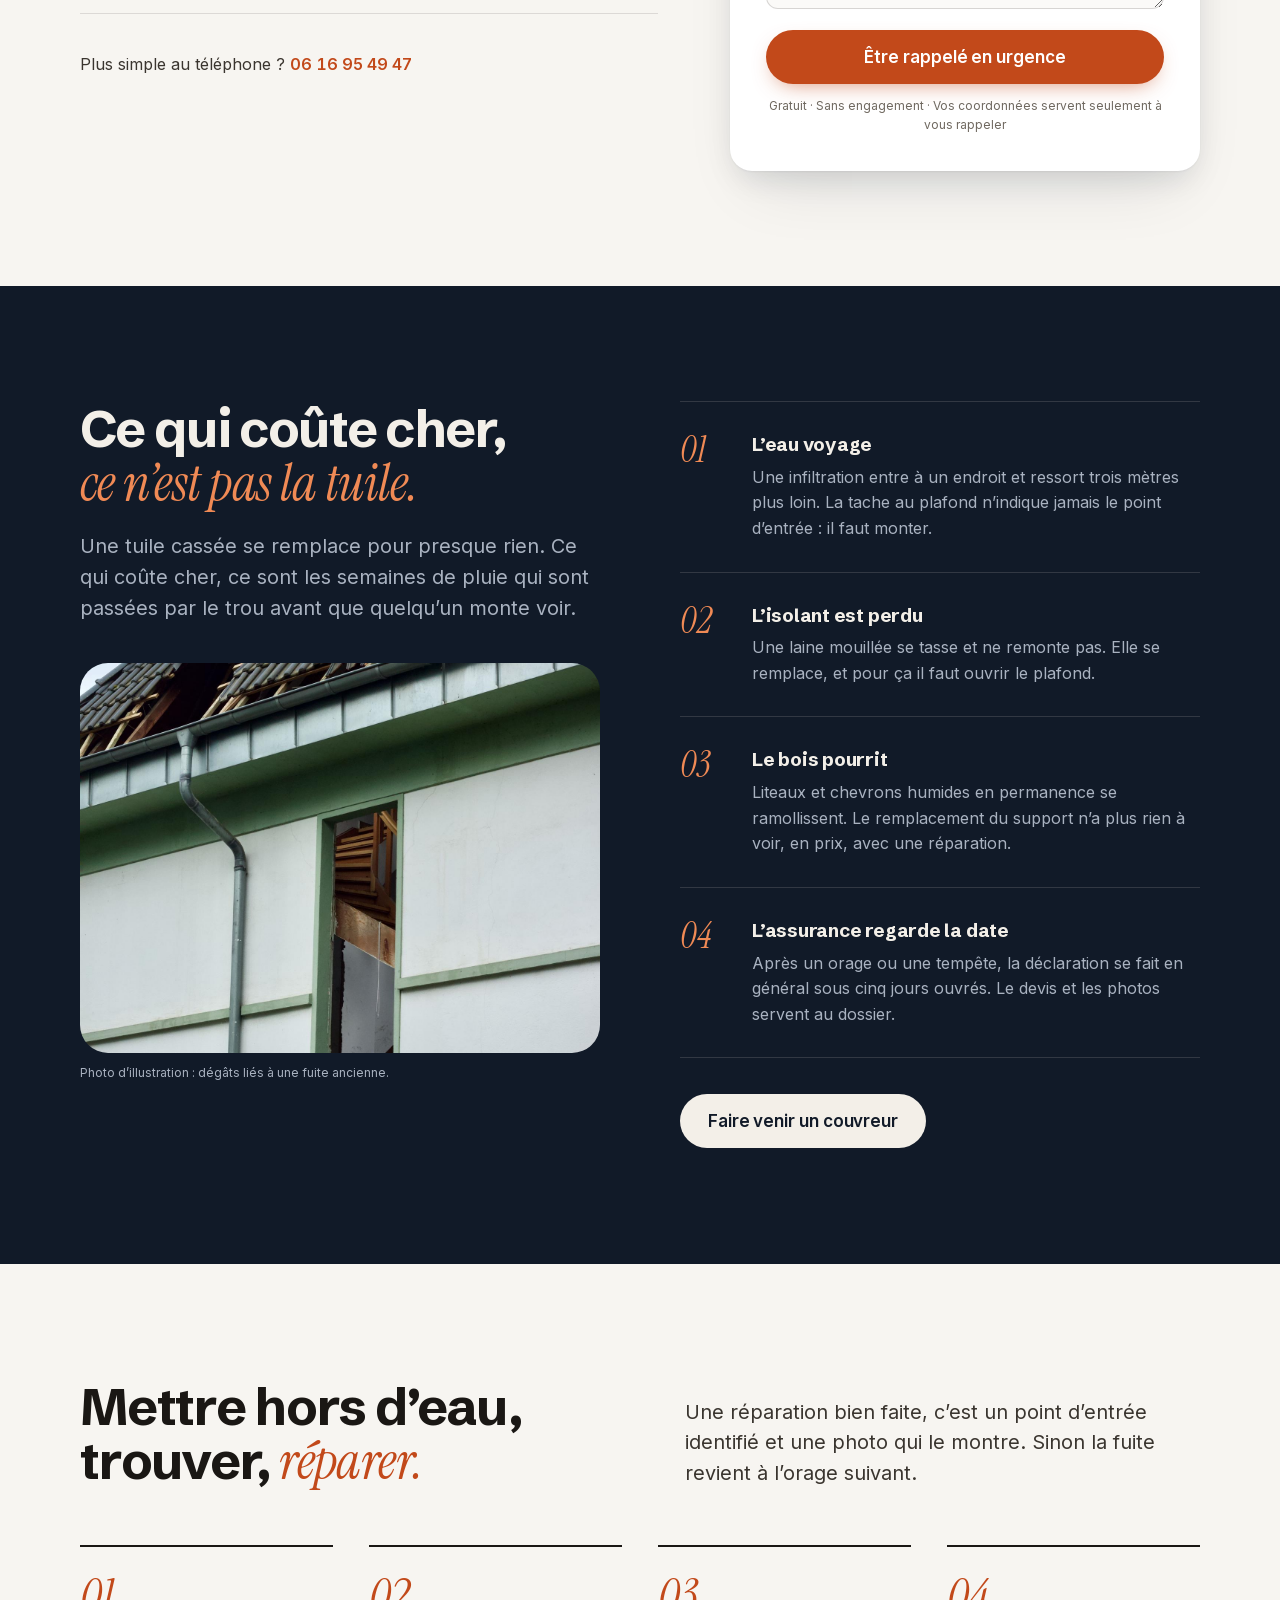
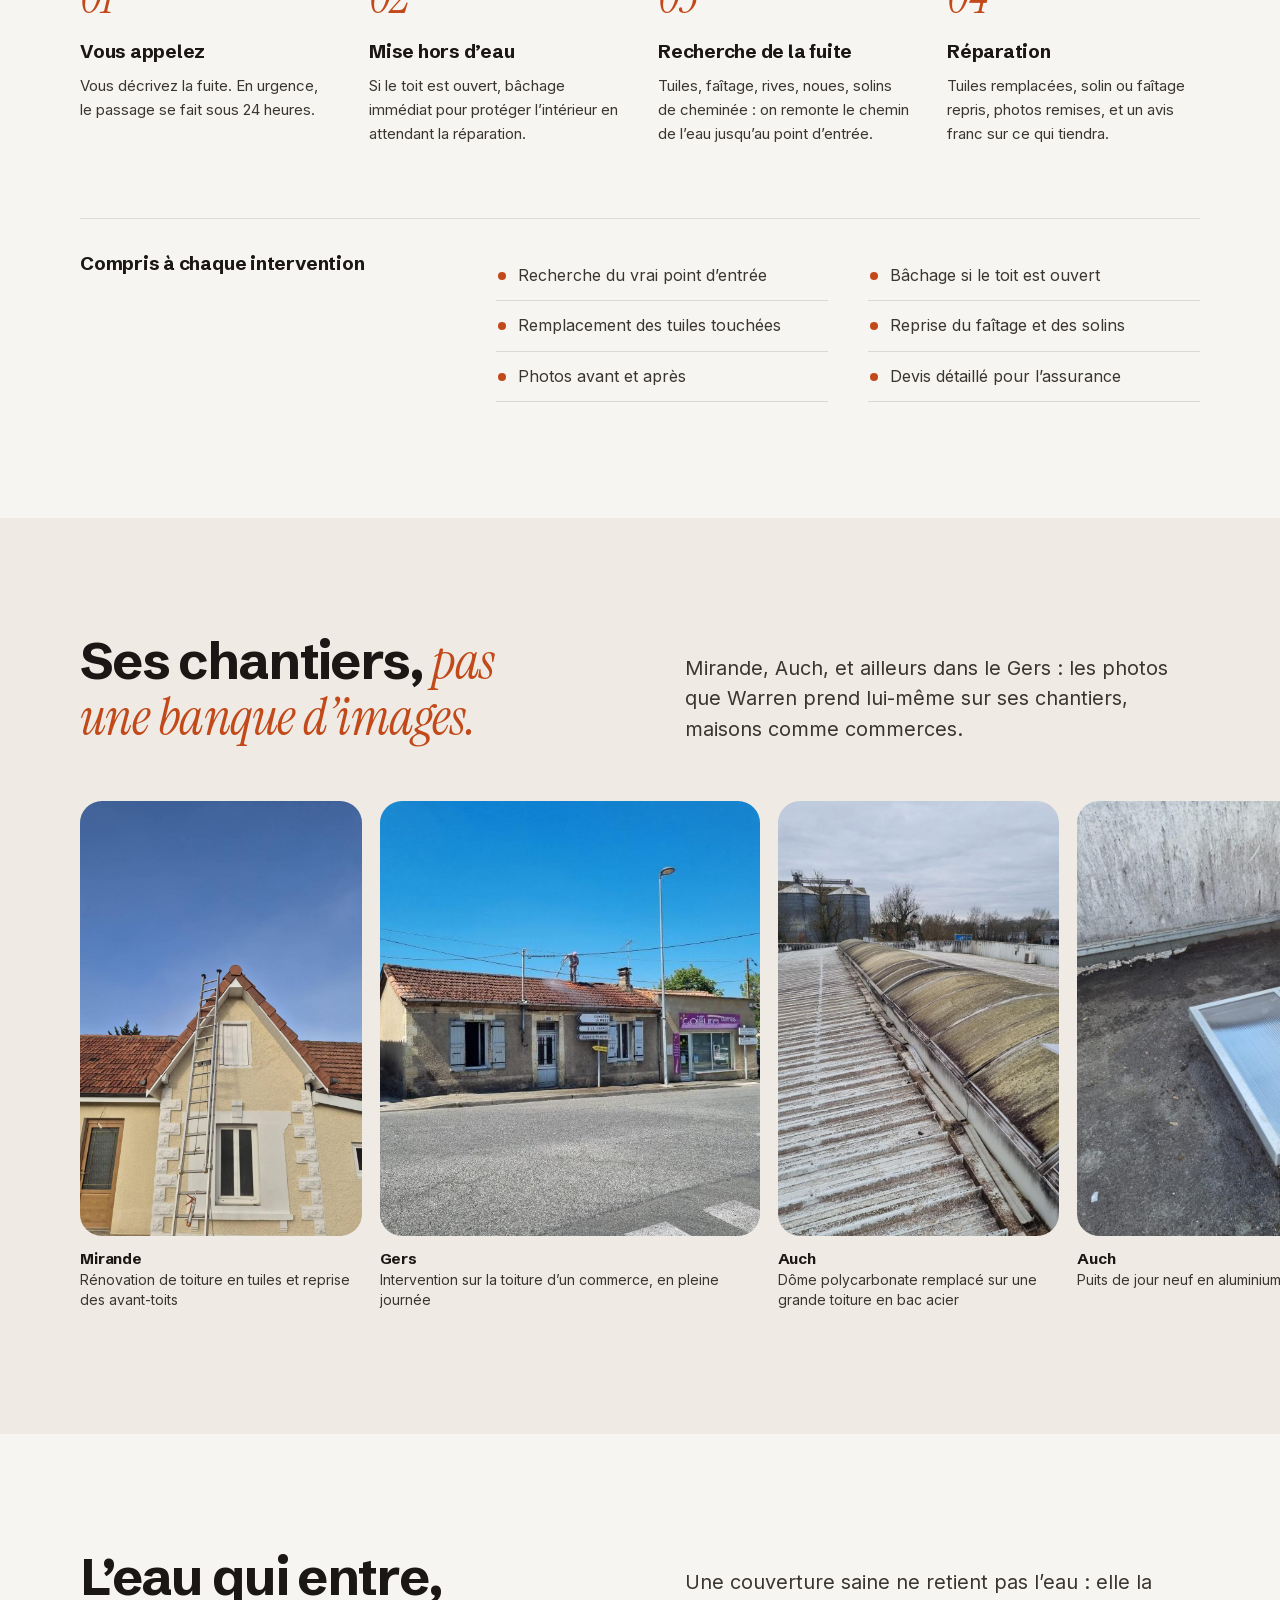
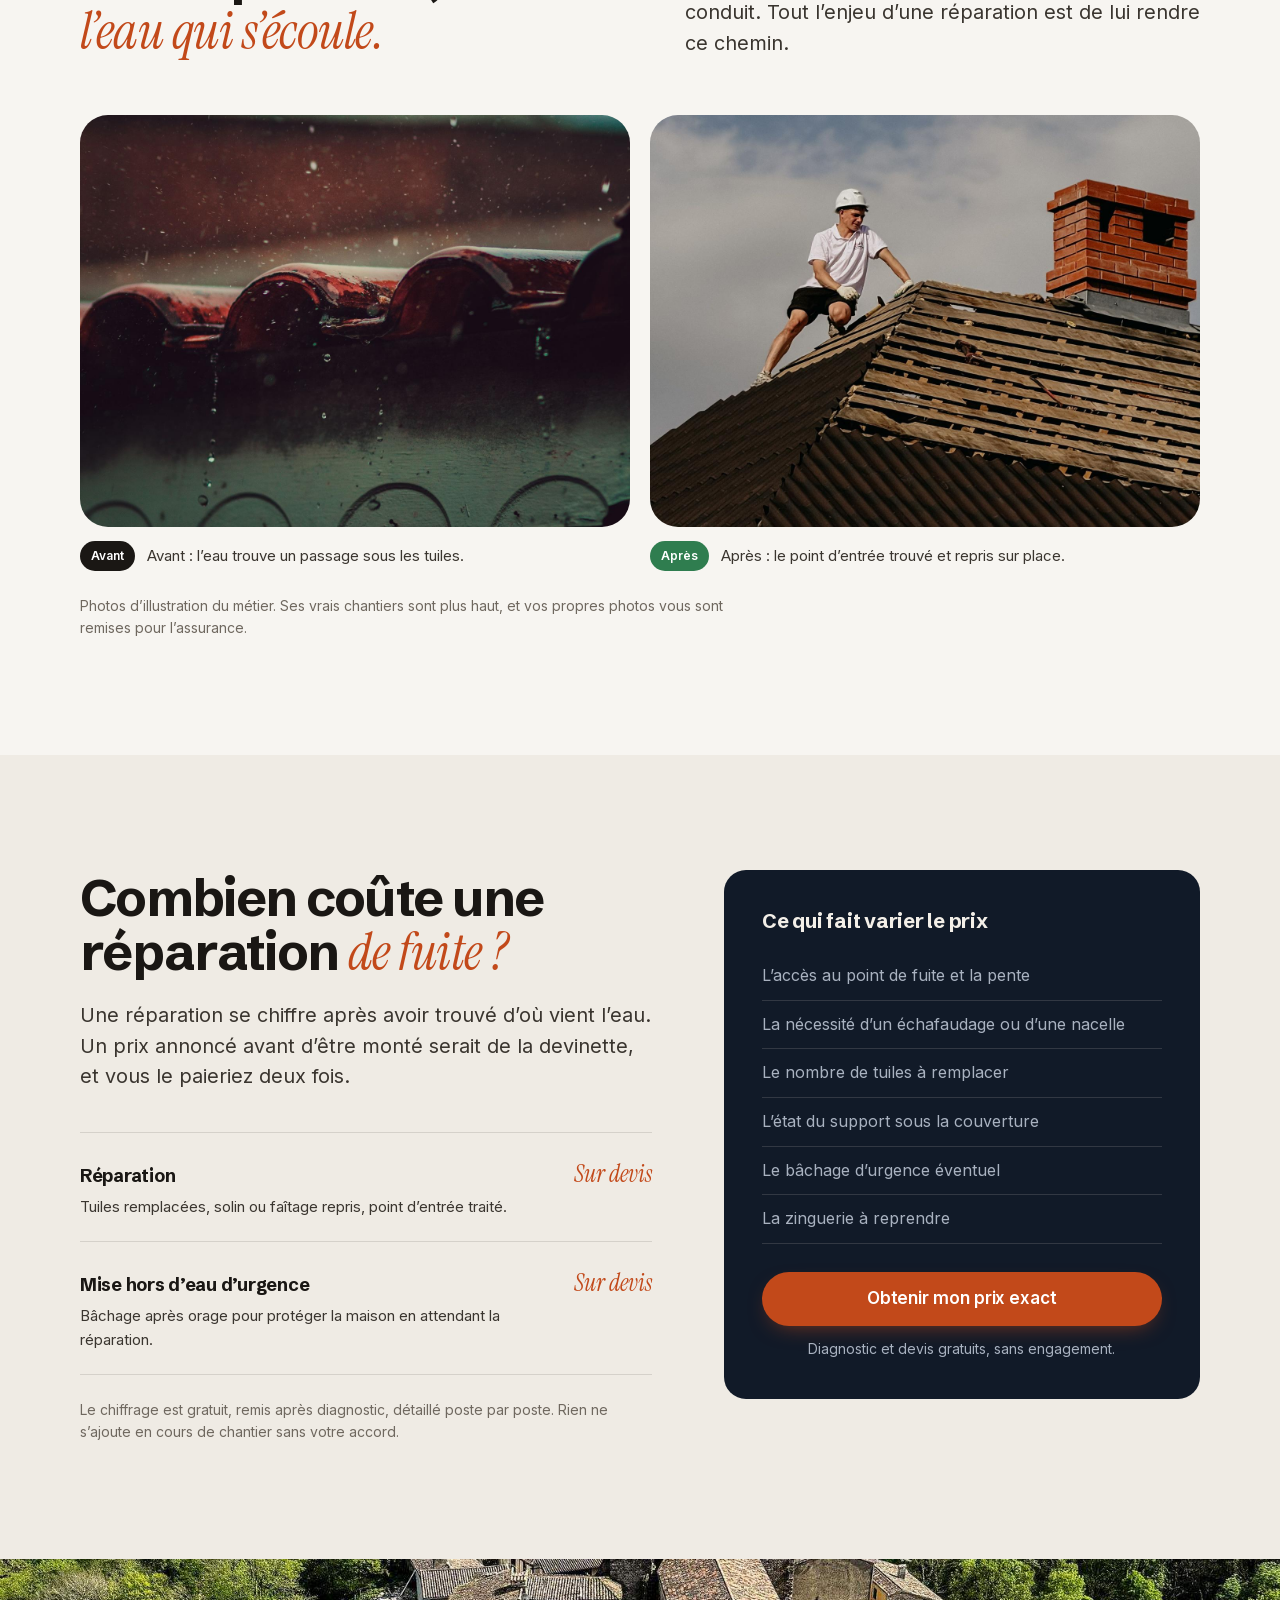
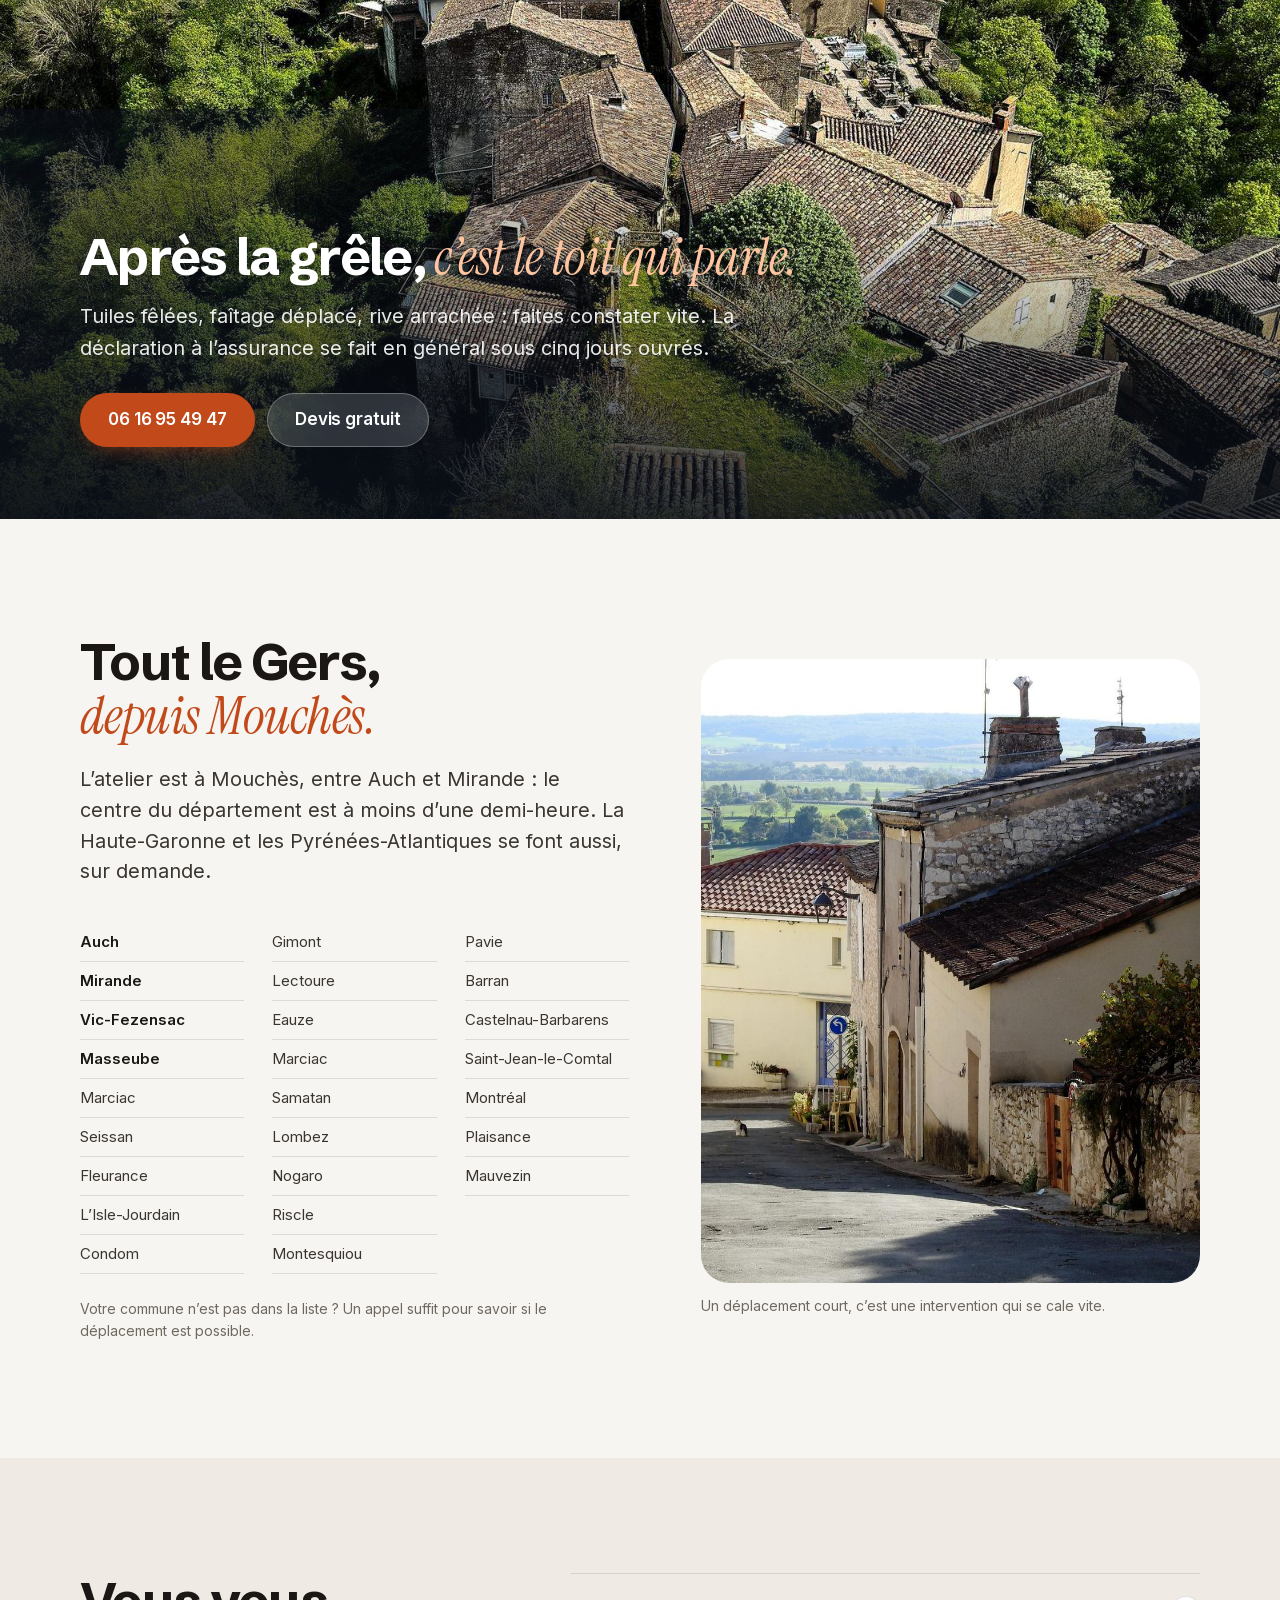
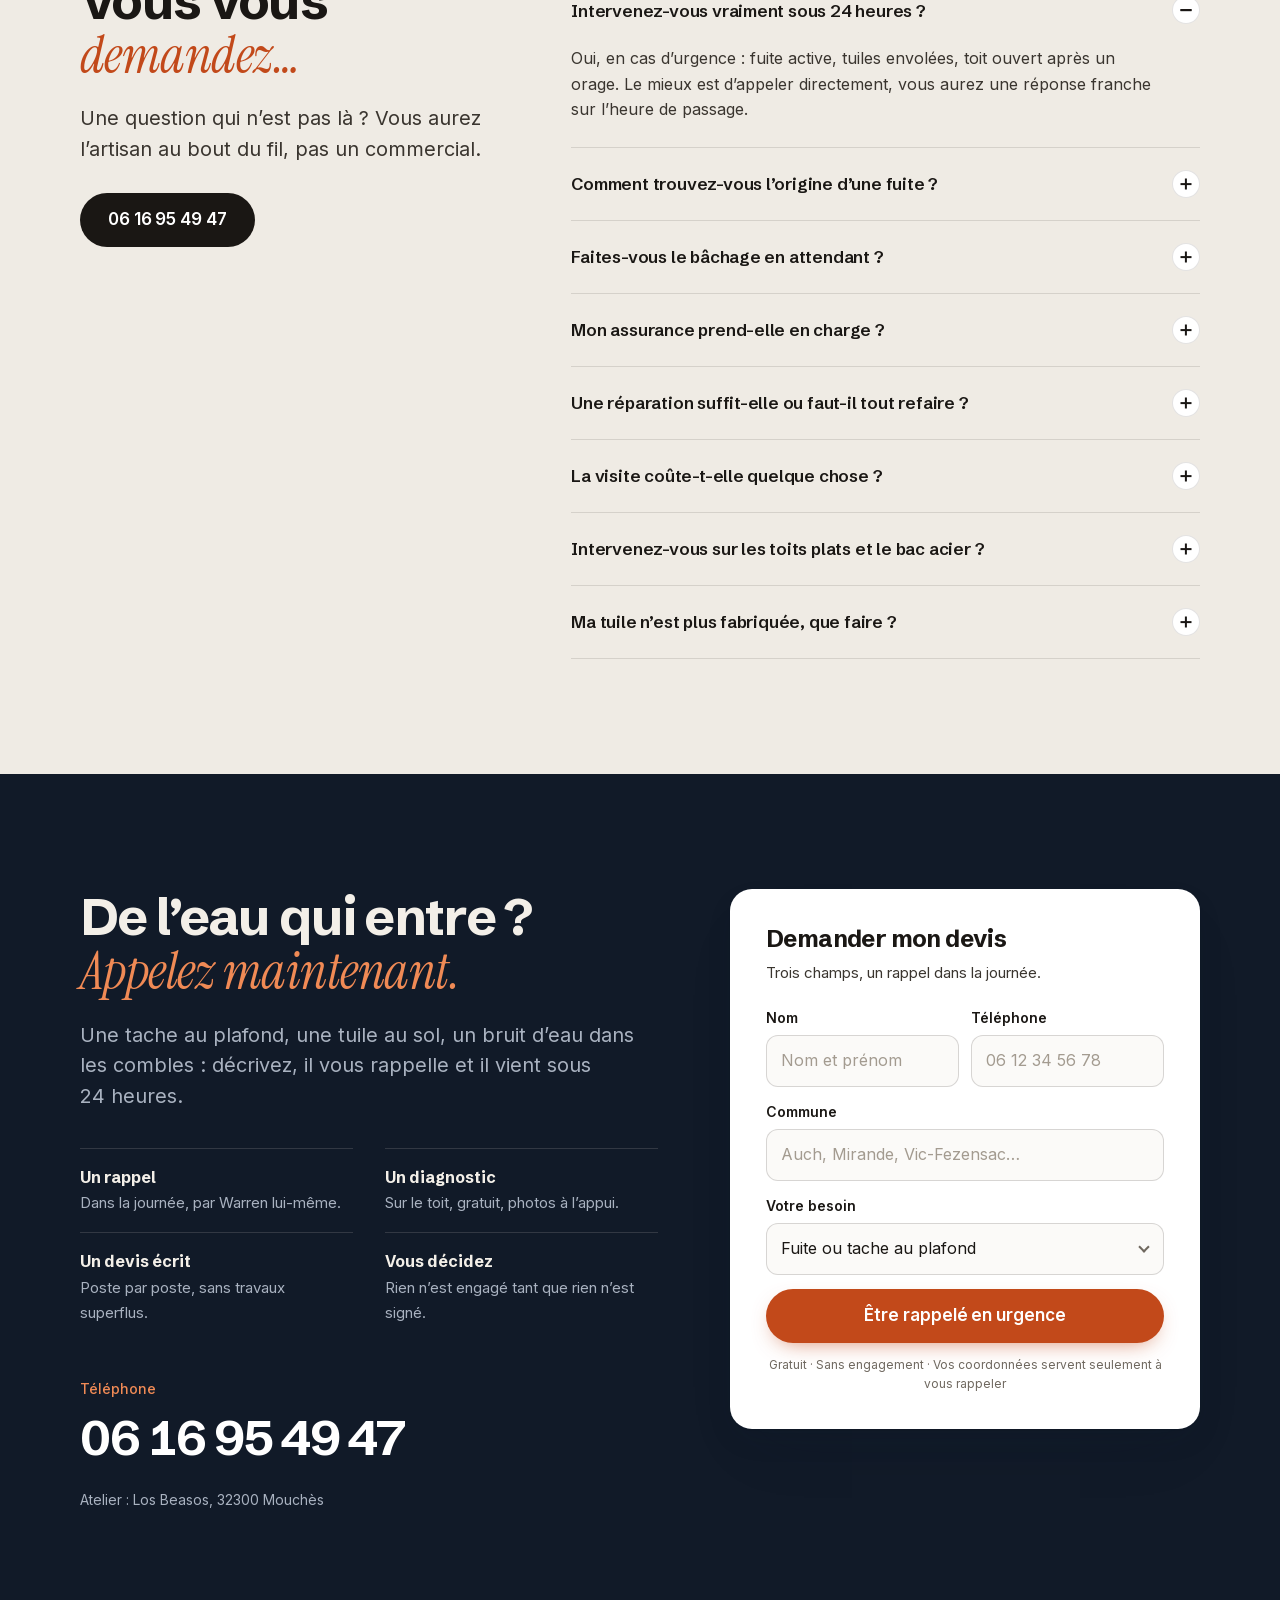
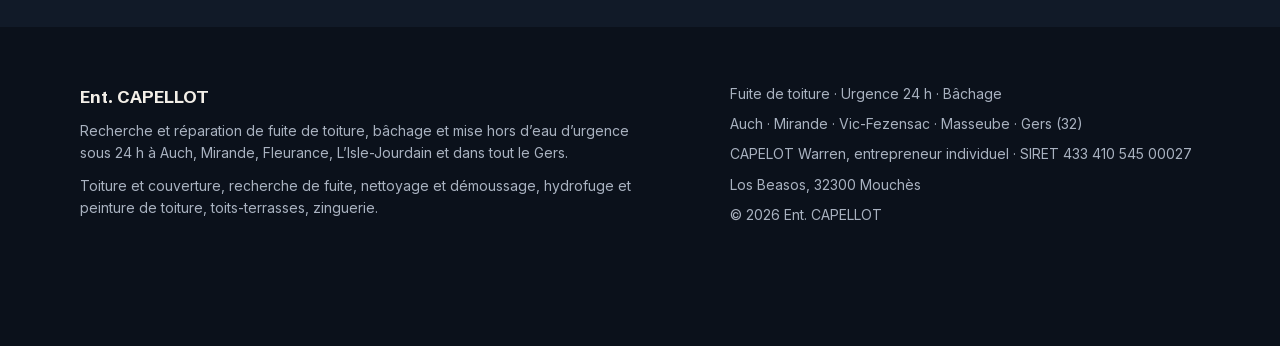
<file: fuite-toiture-gers/index.html>
<!DOCTYPE html>
<html lang="fr">
<head>
<meta charset="UTF-8" />
<meta name="viewport" content="width=device-width, initial-scale=1, viewport-fit=cover" />
<title>Fuite de toiture dans le Gers · Urgence 24 h | CAPELLOT</title>
<meta name="description" content="Fuite de toiture, tuiles envolées, dégâts après un orage dans le Gers&nbsp;: couvreur à Auch, intervention sous 24 h, bâchage et réparation. Diagnostic gratuit." />
<meta name="robots" content="noindex, nofollow" />
<link rel="canonical" href="https://capellot.fr/fuite-toiture-gers/" />
<meta property="og:type" content="website" />
<meta property="og:locale" content="fr_FR" />
<meta property="og:title" content="Fuite de toiture à Auch&nbsp;: un couvreur sous 24 h" />
<meta property="og:description" content="Recherche de fuite, tuiles remplacées, bâchage après orage. Artisan installé à Mouchès depuis 2000." />
<meta property="og:url" content="https://capellot.fr/fuite-toiture-gers/" />
<meta property="og:image" content="https://capellot.fr/assets/img/hero-fuite.jpg" />
<meta name="theme-color" content="#111a28" />
<meta name="geo.region" content="FR-32" />
<meta name="geo.placename" content="Auch" />
<link rel="icon" href="../assets/favicon.svg" type="image/svg+xml" />
<link rel="preload" href="../assets/fonts/SchibstedGrotesk-normal-latin.woff2" as="font" type="font/woff2" crossorigin />
<link rel="stylesheet" href="../assets/styles.css?v=7" />

<script>
window.ADS_GTAG = 'AW-18495969939';
if (window.ADS_GTAG.indexOf('XXXX') === -1) {
  var s = document.createElement('script'); s.async = true;
  s.src = 'https://www.googletagmanager.com/gtag/js?id=' + window.ADS_GTAG;
  document.head.appendChild(s);
  window.dataLayer = window.dataLayer || [];
  function gtag(){dataLayer.push(arguments);}
  gtag('js', new Date());
  gtag('config', window.ADS_GTAG);
}
window.ADS_CONVERSION = 'AW-18495969939/ahS8CKqspaIdEJO1yPNE';
window.ADS_CONVERSION_APPEL = 'AW-18495969939/I_4ACN-rpaIdEJO1yPNE';
</script>

<script type="application/ld+json">
{
  "@context": "https://schema.org",
  "@type": "RoofingContractor",
  "@id": "https://capellot.fr/fuite-toiture-gers/#business",
  "name": "Ent. CAPELLOT",
  "alternateName": "CAPELOT Warren · Sud Ouest Nettoyage",
  "url": "https://capellot.fr/fuite-toiture-gers/",
  "telephone": "+33616954947",
  "image": "https://capellot.fr/assets/img/hero-fuite.jpg",
  "priceRange": "€€",
  "foundingDate": "2000",
  "slogan": "Une fuite ne s'arrange jamais toute seule.",
  "description": "Recherche et réparation de fuite de toiture, remplacement de tuiles, bâchage et mise hors d'eau d'urgence sous 24 heures à Auch, Mirande, Fleurance et dans tout le Gers.",
  "address": {"@type":"PostalAddress","streetAddress":"Los Beasos","addressLocality":"Mouchès","postalCode":"32300","addressRegion":"Occitanie","addressCountry":"FR"},
  "geo": {"@type":"GeoCoordinates","latitude":43.558264,"longitude":0.411875},
  "areaServed": [{"@type":"City","name":"Auch"},{"@type":"City","name":"Mirande"},{"@type":"City","name":"Vic-Fezensac"},{"@type":"City","name":"Masseube"},{"@type":"City","name":"Marciac"},{"@type":"City","name":"Seissan"},{"@type":"City","name":"Fleurance"},{"@type":"City","name":"L'Isle-Jourdain"},{"@type":"City","name":"Condom"},{"@type":"City","name":"Gimont"},{"@type":"City","name":"Lectoure"},{"@type":"City","name":"Eauze"},{"@type":"City","name":"Marciac"},{"@type":"City","name":"Samatan"},{"@type":"City","name":"Lombez"},{"@type":"City","name":"Nogaro"}],
  "hasOfferCatalog": {"@type":"OfferCatalog","name":"Dépannage et réparation de toiture","itemListElement":[{"@type":"Offer","itemOffered":{"@type":"Service","name":"Recherche de fuite de toiture"}},{"@type":"Offer","itemOffered":{"@type":"Service","name":"Intervention d'urgence sous 24 h"}},{"@type":"Offer","itemOffered":{"@type":"Service","name":"Bâchage et mise hors d'eau"}},{"@type":"Offer","itemOffered":{"@type":"Service","name":"Remplacement de tuiles cassées"}},{"@type":"Offer","itemOffered":{"@type":"Service","name":"Reprise de faîtage et de solins"}},{"@type":"Offer","itemOffered":{"@type":"Service","name":"Réparation après grêle ou tempête"}}]}
}
</script>
<script type="application/ld+json">
{"@context":"https://schema.org","@type":"FAQPage","mainEntity":[{"@type":"Question","name":"Intervenez-vous vraiment sous 24 heures ?","acceptedAnswer":{"@type":"Answer","text":"Oui, en cas d'urgence : fuite active, tuiles envolées, toit ouvert après un orage. Le mieux est d'appeler directement, vous aurez une réponse franche sur l'heure de passage."}},{"@type":"Question","name":"Comment trouvez-vous l'origine d'une fuite ?","acceptedAnswer":{"@type":"Answer","text":"En montant, et sans casser. L'eau entre souvent loin de l'endroit où elle tombe : on contrôle les tuiles, le faîtage, les rives, les noues et les solins jusqu'au point d'entrée réel."}},{"@type":"Question","name":"Faites-vous le bâchage en attendant ?","acceptedAnswer":{"@type":"Answer","text":"Oui, quand le toit est ouvert et que la réparation ne peut pas se faire tout de suite. La bâche met la maison hors d'eau et laisse le temps de réparer proprement."}},{"@type":"Question","name":"Mon assurance prend-elle en charge ?","acceptedAnswer":{"@type":"Answer","text":"Après un orage, de la grêle ou une tempête, la garantie de votre contrat habitation joue en général, avec une franchise. Il faut déclarer vite. Le devis détaillé et les photos servent au dossier."}},{"@type":"Question","name":"Une réparation suffit-elle ou faut-il tout refaire ?","acceptedAnswer":{"@type":"Answer","text":"Si la couverture est saine et le problème localisé, la réparation est la bonne réponse. Si le toit est en fin de vie, réparer chaque hiver revient plus cher que de refaire une fois. Il vous dit ce qu'il voit, même quand ça ne fait pas vendre."}},{"@type":"Question","name":"La visite coûte-t-elle quelque chose ?","acceptedAnswer":{"@type":"Answer","text":"Le diagnostic et le devis sont gratuits. Ce qui est facturé, c'est l'intervention, chiffrée avant d'être faite."}},{"@type":"Question","name":"Intervenez-vous sur les toits plats et le bac acier ?","acceptedAnswer":{"@type":"Answer","text":"Oui : membranes bitumineuses, puits de jour, dômes, bac acier. Les fuites de toit-terrasse viennent souvent d'une évacuation bouchée ou d'un relevé décollé."}},{"@type":"Question","name":"Ma tuile n'est plus fabriquée, que faire ?","acceptedAnswer":{"@type":"Answer","text":"La tuile canal se trouve en récupération ou en modèle compatible. Il fait en sorte que la réparation ne se voie pas depuis la rue."}}]}
</script>
</head>
<body data-lp="fuite_gers" data-page="Fuite et urgence">

<header class="topbar">
  <div class="wrap topbar-in">
    <a href="#top" class="brand" aria-label="Ent. CAPELLOT">
      <svg class="brand-mark" viewBox="0 0 40 24" fill="none" aria-hidden="true"><path d="M2 20c3-5 6-5 9 0M11 20c3-5 6-5 9 0M20 20c3-5 6-5 9 0M29 20c3-5 6-5 9 0" stroke="currentColor" stroke-width="2.4" stroke-linecap="round"/><path d="M6.5 13c3-5 6-5 9 0M15.5 13c3-5 6-5 9 0M24.5 13c3-5 6-5 9 0" stroke="currentColor" stroke-width="2.4" stroke-linecap="round" opacity=".45"/></svg>
      <span class="brand-txt"><b>Ent. CAPELLOT</b><span>Toiture · Gers</span></span>
    </a>
    <nav class="topnav" aria-label="Sections de la page">
      <a href="#methode">La méthode</a>
      <a href="#chantiers">Chantiers</a>
      <a href="#prix">Budget</a>
      <a href="#faq">Questions</a>
    </nav>
    <div class="topbar-cta">
      <a href="tel:+33616954947" class="tb-tel js-tel">
        <svg viewBox="0 0 24 24" fill="none" aria-hidden="true"><path d="M6.5 4h3l1.2 3.5-2 1.3a11 11 0 0 0 4.5 4.5l1.3-2 3.5 1.2v3a2 2 0 0 1-2.2 2A15.5 15.5 0 0 1 4.5 6.2 2 2 0 0 1 6.5 4Z" stroke="currentColor" stroke-width="1.7" stroke-linejoin="round"/></svg>
        <span>06 16 95 49 47</span>
      </a>
      <a href="#devis" class="btn btn-accent btn-sm">Devis gratuit</a>
    </div>
  </div>
</header>

<main id="top">

<section class="hero">
  <img class="hero-bg" src="../assets/img/hero-fuite.jpg" alt="Pluie battante sur le bord d’un toit en tuiles"
       srcset="../assets/img/hero-fuite-mob.jpg 900w, ../assets/img/hero-fuite.jpg 1920w" sizes="100vw"
       fetchpriority="high" width="1920" height="1050" />
  <div class="hero-scrim" aria-hidden="true"></div>
  <div class="wrap hero-in">
    <p class="hero-pin">
      <svg viewBox="0 0 24 24" fill="none" aria-hidden="true"><path d="M12 21s7-6.3 7-11a7 7 0 1 0-14 0c0 4.7 7 11 7 11Z" stroke="currentColor" stroke-width="1.8"/><circle cx="12" cy="10" r="2.2" stroke="currentColor" stroke-width="1.8"/></svg>
      Auch · Mirande · Vic-Fezensac · tout le Gers
    </p>
    <h1>Fuite de toiture&nbsp;? <em>Il intervient sous 24 h.</em></h1>
    <p class="hero-sub">Il trouve d’où vient l’eau, met la maison hors d’eau, répare, et vous montre les photos.</p>
    <div class="hero-cta">
      <a href="tel:+33616954947" class="btn btn-accent btn-lg js-tel">
        <svg viewBox="0 0 24 24" fill="none" aria-hidden="true"><path d="M6.5 4h3l1.2 3.5-2 1.3a11 11 0 0 0 4.5 4.5l1.3-2 3.5 1.2v3a2 2 0 0 1-2.2 2A15.5 15.5 0 0 1 4.5 6.2 2 2 0 0 1 6.5 4Z" stroke="currentColor" stroke-width="1.8" stroke-linejoin="round"/></svg>
        Appeler Warren
      </a>
      <a href="#devis" class="btn btn-glass btn-lg">Devis gratuit en ligne</a>
    </div>
  </div>
  <p class="hero-cap">Photo d’illustration&nbsp;: pluie battante sur une rive de toit.</p>
</section>

<div class="proofs">
  <div class="wrap proofs-in">
    <div class="proof"><b>2000</b><span>artisan installé depuis</span></div>
    <div class="proof"><b>24 h</b><span>intervention d’urgence</span></div>
    <div class="proof"><b>0 €</b><span>diagnostic et devis</span></div>
    <div class="proof"><b>5,0</b><span>sur 20 avis Google</span></div>
  </div>
</div>

<section class="sec" id="devis">
  <div class="wrap devis-grid">
    <div class="devis-copy">
      <p class="crumb">Couvreur dans le Gers <span aria-hidden="true">/</span> Fuite et urgence</p>
      <h2 class="h2">L’eau entre rarement <em>là où la tache apparaît.</em></h2>
      <p class="lead">Une infiltration suit un chevron, longe une panne et ressort trois mètres plus loin. C’est pour ça qu’un diagnostic au téléphone ne vaut rien, et qu’il faut monter voir.</p>
      <ul class="checks">
        <li><svg viewBox="0 0 24 24" fill="none" aria-hidden="true"><path d="m5 12.5 4.5 4.5L19 7.5" stroke="currentColor" stroke-width="2.2" stroke-linecap="round" stroke-linejoin="round"/></svg><span>Intervention d’urgence <b>sous 24 heures</b></span></li>
        <li><svg viewBox="0 0 24 24" fill="none" aria-hidden="true"><path d="m5 12.5 4.5 4.5L19 7.5" stroke="currentColor" stroke-width="2.2" stroke-linecap="round" stroke-linejoin="round"/></svg><span>Recherche de fuite <b>sur le toit</b>, pas au téléphone</span></li>
        <li><svg viewBox="0 0 24 24" fill="none" aria-hidden="true"><path d="m5 12.5 4.5 4.5L19 7.5" stroke="currentColor" stroke-width="2.2" stroke-linecap="round" stroke-linejoin="round"/></svg><span>Bâchage pour <b>mettre la maison hors d’eau</b> tout de suite</span></li>
        <li><svg viewBox="0 0 24 24" fill="none" aria-hidden="true"><path d="m5 12.5 4.5 4.5L19 7.5" stroke="currentColor" stroke-width="2.2" stroke-linecap="round" stroke-linejoin="round"/></svg><span>Photos et devis détaillés <b>pour votre assurance</b></span></li>
      </ul>
      <a class="call-line js-tel" href="tel:+33616954947">Plus simple au téléphone&nbsp;? <b>06 16 95 49 47</b></a>
    </div>
    <div class="form-card">
      <h2 class="form-title">Signaler ma fuite</h2>
      <p class="form-intro">Trois champs, une minute. Warren vous rappelle lui-même pour caler le diagnostic, gratuit.</p>
      <form class="js-devis" id="devis-form" novalidate>
        <input type="hidden" name="access_key" value="ff88c99c-a580-47b3-bea4-ade11e94bd78" />
        <input type="checkbox" name="botcheck" tabindex="-1" autocomplete="off" class="hp" aria-hidden="true" />
                <div class="row2">
          <div class="field"><label for="nom">Nom</label><input id="nom" name="nom" type="text" required autocomplete="name" placeholder="Nom et prénom" /></div>
          <div class="field"><label for="tel">Téléphone</label><input id="tel" name="tel" type="tel" required autocomplete="tel" inputmode="tel" placeholder="06 12 34 56 78" /></div>
        </div>
        <div class="field"><label for="ville">Commune</label><input id="ville" name="ville" type="text" required autocomplete="address-level2" placeholder="Auch, Mirande, Vic-Fezensac…" /></div>
        <div class="field"><label for="besoin">Votre besoin</label>
          <div class="select"><select id="besoin" name="besoin">
                <option>Fuite ou tache au plafond</option>
                <option>Tuiles envolées ou cassées</option>
                <option>Dégâts après grêle ou orage</option>
                <option>Faîtage ou rive abîmé</option>
                <option>Fuite autour d’une cheminée</option>
                <option>Je ne sais pas d’où ça vient</option>
          </select></div>
        </div>
        <div class="field"><label for="message">Précisions <span class="opt">facultatif</span></label>
          <textarea id="message" name="message" rows="2" placeholder="Depuis quand, à quel endroit, après quelle pluie, étage…"></textarea></div>
        <button type="submit" class="btn btn-accent btn-lg btn-block">Être rappelé en urgence</button>
        <p class="form-note">Gratuit · Sans engagement · Vos coordonnées servent seulement à vous rappeler</p>
        <div class="form-success" role="status"><b>Demande bien reçue.</b> Warren vous rappelle dans la journée. <a href="tel:+33616954947" class="js-tel">Plus pressé&nbsp;? 06 16 95 49 47</a></div>
        <div class="form-error" role="alert">L’envoi n’a pas abouti. Appelez directement le <a href="tel:+33616954947" class="js-tel">06 16 95 49 47</a>.</div>
      </form>
    </div>
  </div>
</section>

<section class="sec sec-night" id="enjeu">
  <div class="wrap enjeu-grid">
    <div class="enjeu-head">
      <h2 class="h2">Ce qui coûte cher, <em>ce n’est pas la tuile.</em></h2>
      <p class="lead">Une tuile cassée se remplace pour presque rien. Ce qui coûte cher, ce sont les semaines de pluie qui sont passées par le trou avant que quelqu’un monte voir.</p>
      <figure class="enjeu-img">
        <img src="../assets/img/toit-abime.jpg" alt="Maison dont la toiture et les murs montrent des dégâts" loading="lazy" width="1400" height="1050" />
        <figcaption>Photo d’illustration&nbsp;: dégâts liés à une fuite ancienne.</figcaption>
      </figure>
    </div>
    <div class="risks">
      <div class="risk"><span class="n">01</span><div><h3>L’eau voyage</h3><p>Une infiltration entre à un endroit et ressort trois mètres plus loin. La tache au plafond n’indique jamais le point d’entrée&nbsp;: il faut monter.</p></div></div>
        <div class="risk"><span class="n">02</span><div><h3>L’isolant est perdu</h3><p>Une laine mouillée se tasse et ne remonte pas. Elle se remplace, et pour ça il faut ouvrir le plafond.</p></div></div>
        <div class="risk"><span class="n">03</span><div><h3>Le bois pourrit</h3><p>Liteaux et chevrons humides en permanence se ramollissent. Le remplacement du support n’a plus rien à voir, en prix, avec une réparation.</p></div></div>
        <div class="risk"><span class="n">04</span><div><h3>L’assurance regarde la date</h3><p>Après un orage ou une tempête, la déclaration se fait en général sous cinq jours ouvrés. Le devis et les photos servent au dossier.</p></div></div>
      <a href="#devis" class="btn btn-light btn-lg">Faire venir un couvreur</a>
    </div>
  </div>
</section>

<section class="sec" id="methode">
  <div class="wrap">
    <div class="head-row">
      <h2 class="h2">Mettre hors d’eau, trouver, <em>réparer.</em></h2>
      <p class="lead">Une réparation bien faite, c’est un point d’entrée identifié et une photo qui le montre. Sinon la fuite revient à l’orage suivant.</p>
    </div>
    <ol class="steps">
      <li class="step"><span class="n">01</span><h3>Vous appelez</h3><p>Vous décrivez la fuite. En urgence, le passage se fait sous 24 heures.</p></li>
      <li class="step"><span class="n">02</span><h3>Mise hors d’eau</h3><p>Si le toit est ouvert, bâchage immédiat pour protéger l’intérieur en attendant la réparation.</p></li>
      <li class="step"><span class="n">03</span><h3>Recherche de la fuite</h3><p>Tuiles, faîtage, rives, noues, solins de cheminée&nbsp;: on remonte le chemin de l’eau jusqu’au point d’entrée.</p></li>
      <li class="step"><span class="n">04</span><h3>Réparation</h3><p>Tuiles remplacées, solin ou faîtage repris, photos remises, et un avis franc sur ce qui tiendra.</p></li>
    </ol>
    <div class="incl">
      <h3>Compris à chaque intervention</h3>
      <ul>
        <li>Recherche du vrai point d’entrée</li>
        <li>Bâchage si le toit est ouvert</li>
        <li>Remplacement des tuiles touchées</li>
        <li>Reprise du faîtage et des solins</li>
        <li>Photos avant et après</li>
        <li>Devis détaillé pour l’assurance</li>
      </ul>
    </div>
  </div>
</section>

<section class="sec sec-tint" id="chantiers">
  <div class="wrap head-row">
    <h2 class="h2">Ses chantiers, <em>pas une banque d’images.</em></h2>
    <p class="lead">Mirande, Auch, et ailleurs dans le Gers&nbsp;: les photos que Warren prend lui-même sur ses chantiers, maisons comme commerces.</p>
  </div>
  <div class="ch-rail" tabindex="0" aria-label="Photos de chantiers, faire défiler">
      <figure class="ch ch-tall"><img src="../assets/img/chantier-mirande-toiture.jpg" alt="Mirande&nbsp;: Rénovation de toiture en tuiles et reprise des avant-toits" loading="lazy" /><figcaption><b>Mirande</b>Rénovation de toiture en tuiles et reprise des avant-toits</figcaption></figure>
      <figure class="ch"><img src="../assets/img/chantier-commerce.jpg" alt="Gers&nbsp;: Intervention sur la toiture d’un commerce, en pleine journée" loading="lazy" /><figcaption><b>Gers</b>Intervention sur la toiture d’un commerce, en pleine journée</figcaption></figure>
      <figure class="ch ch-tall"><img src="../assets/img/chantier-auch-bac-acier.jpg" alt="Auch&nbsp;: Dôme polycarbonate remplacé sur une grande toiture en bac acier" loading="lazy" /><figcaption><b>Auch</b>Dôme polycarbonate remplacé sur une grande toiture en bac acier</figcaption></figure>
      <figure class="ch"><img src="../assets/img/chantier-auch-lanterneau.jpg" alt="Auch&nbsp;: Puits de jour neuf en aluminium, posé et raccordé" loading="lazy" /><figcaption><b>Auch</b>Puits de jour neuf en aluminium, posé et raccordé</figcaption></figure>
      <figure class="ch"><img src="../assets/img/chantier-nettoyage-maison.jpg" alt="Gers&nbsp;: Nettoyage de toiture et de façade à basse pression" loading="lazy" /><figcaption><b>Gers</b>Nettoyage de toiture et de façade à basse pression</figcaption></figure>
      <figure class="ch"><img src="../assets/img/chantier-auch-terrasse.jpg" alt="Auch&nbsp;: Toit-terrasse d’une boulangerie&nbsp;: l’eau stagne, la mousse s’installe" loading="lazy" /><figcaption><b>Auch</b>Toit-terrasse d’une boulangerie&nbsp;: l’eau stagne, la mousse s’installe</figcaption></figure>
  </div>
</section>

<section class="sec" id="resultat">
  <div class="wrap">
    <div class="head-row">
      <h2 class="h2">L’eau qui entre, <em>l’eau qui s’écoule.</em></h2>
      <p class="lead">Une couverture saine ne retient pas l’eau&nbsp;: elle la conduit. Tout l’enjeu d’une réparation est de lui rendre ce chemin.</p>
    </div>
    <div class="duo">
      <figure class="shot">
        <img src="../assets/img/pluie-tuiles.jpg" alt="Gouttes de pluie sur des tuiles de toit" loading="lazy" width="1400" height="1050" />
        <figcaption><span class="tag">Avant</span>Avant&nbsp;: l’eau trouve un passage sous les tuiles.</figcaption>
      </figure>
      <figure class="shot">
        <img src="../assets/img/couvreur-toit.jpg" alt="Couvreur intervenant sur un toit près d’une cheminée" loading="lazy" width="1400" height="1050" />
        <figcaption><span class="tag tag-ok">Après</span>Après&nbsp;: le point d’entrée trouvé et repris sur place.</figcaption>
      </figure>
    </div>
    <p class="note">Photos d’illustration du métier. Ses vrais chantiers sont plus haut, et vos propres photos vous sont remises pour l’assurance.</p>
  </div>
</section>

<section class="sec sec-tint" id="prix">
  <div class="wrap prix-grid">
    <div>
      <h2 class="h2">Combien coûte une réparation <em>de fuite&nbsp;?</em></h2>
      <p class="lead">Une réparation se chiffre après avoir trouvé d’où vient l’eau. Un prix annoncé avant d’être monté serait de la devinette, et vous le paieriez deux fois.</p>
      <div class="prows">
        <div class="prow"><div><b>Réparation</b><p>Tuiles remplacées, solin ou faîtage repris, point d’entrée traité.</p></div><span class="pval">Sur devis</span></div>
        <div class="prow"><div><b>Mise hors d’eau d’urgence</b><p>Bâchage après orage pour protéger la maison en attendant la réparation.</p></div><span class="pval">Sur devis</span></div>
      </div>
      <p class="note">Le chiffrage est gratuit, remis après diagnostic, détaillé poste par poste. Rien ne s’ajoute en cours de chantier sans votre accord.</p>
    </div>
    <aside class="prix-panel">
      <h3>Ce qui fait varier le prix</h3>
      <ul class="dots">
        <li>L’accès au point de fuite et la pente</li>
        <li>La nécessité d’un échafaudage ou d’une nacelle</li>
        <li>Le nombre de tuiles à remplacer</li>
        <li>L’état du support sous la couverture</li>
        <li>Le bâchage d’urgence éventuel</li>
        <li>La zinguerie à reprendre</li>
      </ul>
      <a href="#devis" class="btn btn-accent btn-lg btn-block">Obtenir mon prix exact</a>
      <p>Diagnostic et devis gratuits, sans engagement.</p>
    </aside>
  </div>
</section>

<section class="band">
  <img src="../assets/img/village-aerien.jpg" alt="Village du Sud-Ouest vu du ciel, toits de tuiles" loading="lazy" width="1600" height="900" />
  <div class="band-in">
    <div class="wrap">
      <h2>Après la grêle, <em>c’est le toit qui parle.</em></h2>
      <p>Tuiles fêlées, faîtage déplacé, rive arrachée&nbsp;: faites constater vite. La déclaration à l’assurance se fait en général sous cinq jours ouvrés.</p>
      <div class="band-cta">
        <a href="tel:+33616954947" class="btn btn-accent btn-lg js-tel">06 16 95 49 47</a>
        <a href="#devis" class="btn btn-glass btn-lg">Devis gratuit</a>
      </div>
    </div>
  </div>
</section>

<section class="sec" id="avis" hidden>
  <div class="wrap">
    <h2 class="h2">Ce que disent <em>ses clients.</em></h2>
    <div class="reviews">
      
    </div>
  </div>
</section>

<section class="sec" id="territoire" hidden>
  <div class="wrap">
    <div class="head-row">
      <h2 class="h2"></h2>
      <p class="lead"></p>
    </div>
    <div class="secteurs">
      
    </div>
    <div class="cadrage">
      <h3></h3>
      <p></p>
      <p class="cadrage-non"><b>Ce qu’il ne fait pas&nbsp;:</b> </p>
    </div>
  </div>
</section>

<section class="sec" id="zone">
  <div class="wrap zone-grid">
    <div>
      <h2 class="h2">Tout le Gers, <em>depuis Mouchès.</em></h2>
      <p class="lead">L’atelier est à Mouchès, entre Auch et Mirande&nbsp;: le centre du département est à moins d’une demi-heure. La Haute-Garonne et les Pyrénées-Atlantiques se font aussi, sur demande.</p>
      <ul class="cities">
        <li class="main">Auch</li>
        <li class="main">Mirande</li>
        <li class="main">Vic-Fezensac</li>
        <li class="main">Masseube</li>
        <li>Marciac</li>
        <li>Seissan</li>
        <li>Fleurance</li>
        <li>L’Isle-Jourdain</li>
        <li>Condom</li>
        <li>Gimont</li>
        <li>Lectoure</li>
        <li>Eauze</li>
        <li>Marciac</li>
        <li>Samatan</li>
        <li>Lombez</li>
        <li>Nogaro</li>
        <li>Riscle</li>
        <li>Montesquiou</li>
        <li>Pavie</li>
        <li>Barran</li>
        <li>Castelnau-Barbarens</li>
        <li>Saint-Jean-le-Comtal</li>
        <li>Montréal</li>
        <li>Plaisance</li>
        <li>Mauvezin</li>
      </ul>
      <p class="note">Votre commune n’est pas dans la liste&nbsp;? Un appel suffit pour savoir si le déplacement est possible.</p>
    </div>
    <figure class="zone-img">
      <img src="../assets/img/rue-village.jpg" alt="Rue de village du Sud-Ouest bordée de maisons aux toits de tuiles" loading="lazy" width="1400" height="1050" />
      <figcaption>Un déplacement court, c’est une intervention qui se cale vite.</figcaption>
    </figure>
  </div>
</section>

<section class="sec sec-tint" id="faq">
  <div class="wrap faq-grid">
    <div class="faq-head">
      <h2 class="h2">Vous vous <em>demandez…</em></h2>
      <p class="lead">Une question qui n’est pas là&nbsp;? Vous aurez l’artisan au bout du fil, pas un commercial.</p>
      <a href="tel:+33616954947" class="btn btn-ink btn-lg js-tel">06 16 95 49 47</a>
    </div>
    <div class="faq">
      <details open><summary>Intervenez-vous vraiment sous 24 heures&nbsp;?<span class="pm" aria-hidden="true"></span></summary><div class="ans">Oui, en cas d’urgence&nbsp;: fuite active, tuiles envolées, toit ouvert après un orage. Le mieux est d’appeler directement, vous aurez une réponse franche sur l’heure de passage.</div></details>
      <details><summary>Comment trouvez-vous l’origine d’une fuite&nbsp;?<span class="pm" aria-hidden="true"></span></summary><div class="ans">En montant, et sans casser. L’eau entre souvent loin de l’endroit où elle tombe&nbsp;: on contrôle les tuiles, le faîtage, les rives, les noues et les solins jusqu’au point d’entrée réel.</div></details>
      <details><summary>Faites-vous le bâchage en attendant&nbsp;?<span class="pm" aria-hidden="true"></span></summary><div class="ans">Oui, quand le toit est ouvert et que la réparation ne peut pas se faire tout de suite. La bâche met la maison hors d’eau et laisse le temps de réparer proprement.</div></details>
      <details><summary>Mon assurance prend-elle en charge&nbsp;?<span class="pm" aria-hidden="true"></span></summary><div class="ans">Après un orage, de la grêle ou une tempête, la garantie de votre contrat habitation joue en général, avec une franchise. Il faut déclarer vite. Le devis détaillé et les photos servent au dossier.</div></details>
      <details><summary>Une réparation suffit-elle ou faut-il tout refaire&nbsp;?<span class="pm" aria-hidden="true"></span></summary><div class="ans">Si la couverture est saine et le problème localisé, la réparation est la bonne réponse. Si le toit est en fin de vie, réparer chaque hiver revient plus cher que de refaire une fois. Il vous dit ce qu’il voit, même quand ça ne fait pas vendre.</div></details>
      <details><summary>La visite coûte-t-elle quelque chose&nbsp;?<span class="pm" aria-hidden="true"></span></summary><div class="ans">Le diagnostic et le devis sont gratuits. Ce qui est facturé, c’est l’intervention, chiffrée avant d’être faite.</div></details>
      <details><summary>Intervenez-vous sur les toits plats et le bac acier&nbsp;?<span class="pm" aria-hidden="true"></span></summary><div class="ans">Oui&nbsp;: membranes bitumineuses, puits de jour, dômes, bac acier. Les fuites de toit-terrasse viennent souvent d’une évacuation bouchée ou d’un relevé décollé.</div></details>
      <details><summary>Ma tuile n’est plus fabriquée, que faire&nbsp;?<span class="pm" aria-hidden="true"></span></summary><div class="ans">La tuile canal se trouve en récupération ou en modèle compatible. Il fait en sorte que la réparation ne se voie pas depuis la rue.</div></details>
    </div>
  </div>
</section>

<section class="sec sec-night" id="contact">
  <div class="wrap final-grid">
    <div>
      <h2 class="h2">De l’eau qui entre&nbsp;? <em>Appelez maintenant.</em></h2>
      <p class="lead">Une tache au plafond, une tuile au sol, un bruit d’eau dans les combles&nbsp;: décrivez, il vous rappelle et il vient sous 24 heures.</p>
      <ol class="after">
        <li><b>Un rappel</b><span>Dans la journée, par Warren lui-même.</span></li>
        <li><b>Un diagnostic</b><span>Sur le toit, gratuit, photos à l’appui.</span></li>
        <li><b>Un devis écrit</b><span>Poste par poste, sans travaux superflus.</span></li>
        <li><b>Vous décidez</b><span>Rien n’est engagé tant que rien n’est signé.</span></li>
      </ol>
      <a class="big-tel js-tel" href="tel:+33616954947"><span>Téléphone</span>06 16 95 49 47</a>
      <p class="atelier">Atelier&nbsp;: Los Beasos, 32300 Mouchès</p>
    </div>
    <div class="form-card">
      <h3 class="form-title">Demander mon devis</h3>
      <p class="form-intro">Trois champs, un rappel dans la journée.</p>
      <form class="js-devis" id="devis-form-bas" novalidate>
        <input type="hidden" name="access_key" value="ff88c99c-a580-47b3-bea4-ade11e94bd78" />
        <input type="checkbox" name="botcheck" tabindex="-1" autocomplete="off" class="hp" aria-hidden="true" />
                <div class="row2">
          <div class="field"><label for="nom2">Nom</label><input id="nom2" name="nom" type="text" required autocomplete="name" placeholder="Nom et prénom" /></div>
          <div class="field"><label for="tel2">Téléphone</label><input id="tel2" name="tel" type="tel" required autocomplete="tel" inputmode="tel" placeholder="06 12 34 56 78" /></div>
        </div>
        <div class="field"><label for="ville2">Commune</label><input id="ville2" name="ville" type="text" required autocomplete="address-level2" placeholder="Auch, Mirande, Vic-Fezensac…" /></div>
        <div class="field"><label for="besoin2">Votre besoin</label>
          <div class="select"><select id="besoin2" name="besoin">
                <option>Fuite ou tache au plafond</option>
                <option>Tuiles envolées ou cassées</option>
                <option>Dégâts après grêle ou orage</option>
                <option>Faîtage ou rive abîmé</option>
                <option>Fuite autour d’une cheminée</option>
                <option>Je ne sais pas d’où ça vient</option>
          </select></div>
        </div>
        <button type="submit" class="btn btn-accent btn-lg btn-block">Être rappelé en urgence</button>
        <p class="form-note">Gratuit · Sans engagement · Vos coordonnées servent seulement à vous rappeler</p>
        <div class="form-success" role="status"><b>Demande bien reçue.</b> Warren vous rappelle dans la journée. <a href="tel:+33616954947" class="js-tel">Plus pressé&nbsp;? 06 16 95 49 47</a></div>
        <div class="form-error" role="alert">L’envoi n’a pas abouti. Appelez directement le <a href="tel:+33616954947" class="js-tel">06 16 95 49 47</a>.</div>
      </form>
    </div>
  </div>
</section>

</main>

<footer class="footer">
  <div class="wrap footer-in">
    <div>
      <b>Ent. CAPELLOT</b>
      <p>Recherche et réparation de fuite de toiture, bâchage et mise hors d’eau d’urgence sous 24 h à Auch, Mirande, Fleurance, L’Isle-Jourdain et dans tout le Gers.</p>
      <p>Toiture et couverture, recherche de fuite, nettoyage et démoussage, hydrofuge et peinture de toiture, toits-terrasses, zinguerie.</p>
    </div>
    <div class="footer-legal">
      <span>Fuite de toiture · Urgence 24 h · Bâchage</span>
      <span>Auch · Mirande · Vic-Fezensac · Masseube · Gers (32)</span>
      <span>CAPELOT Warren, entrepreneur individuel · SIRET 433 410 545 00027</span>
      <span>Los Beasos, 32300 Mouchès</span>
      <span>© <span id="year">2026</span> Ent. CAPELLOT</span>
    </div>
  </div>
</footer>

<div class="callbar">
  <a href="tel:+33616954947" class="cb-call js-tel"><svg viewBox="0 0 24 24" fill="none" aria-hidden="true"><path d="M6.5 4h3l1.2 3.5-2 1.3a11 11 0 0 0 4.5 4.5l1.3-2 3.5 1.2v3a2 2 0 0 1-2.2 2A15.5 15.5 0 0 1 4.5 6.2 2 2 0 0 1 6.5 4Z" stroke="currentColor" stroke-width="1.9" stroke-linejoin="round"/></svg>Appeler</a>
  <a href="#devis" class="cb-quote">Devis gratuit</a>
</div>

<script src="../assets/script.js?v=2" defer></script>
</body>
</html>
</file>
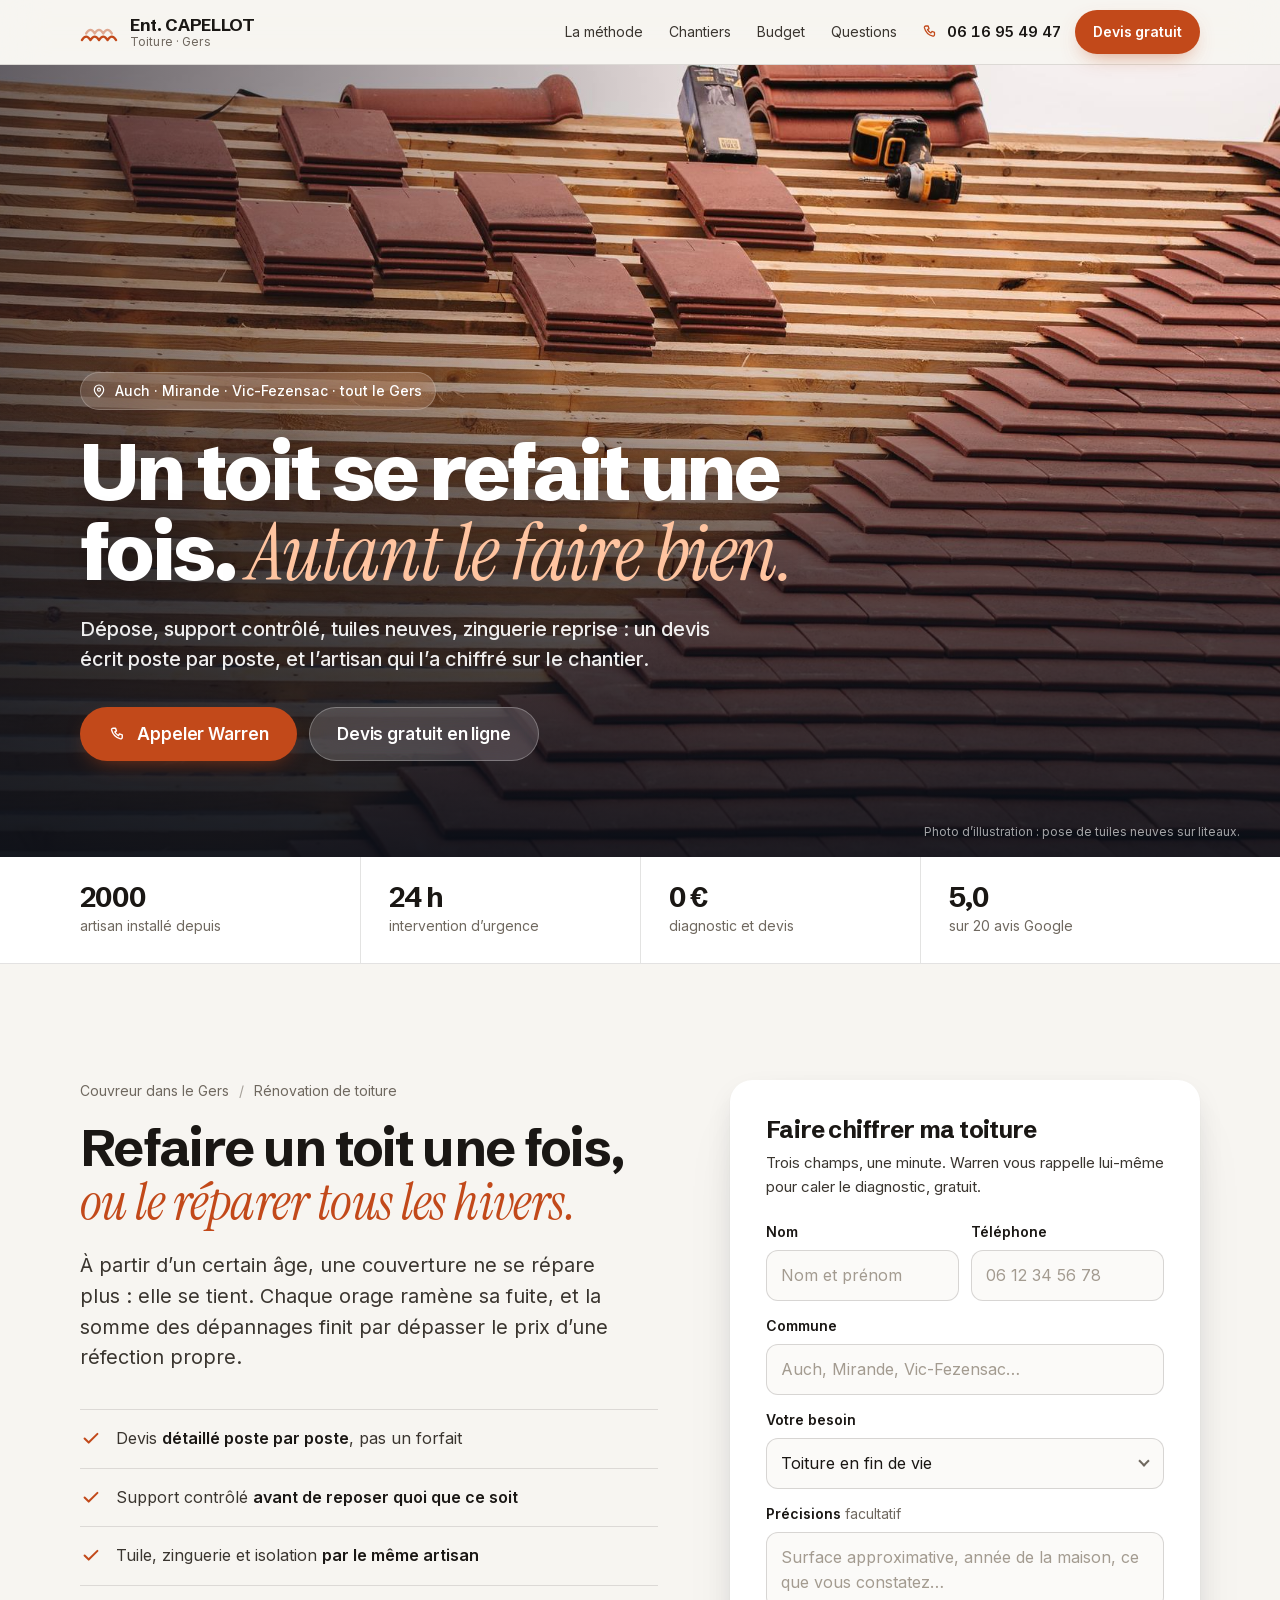
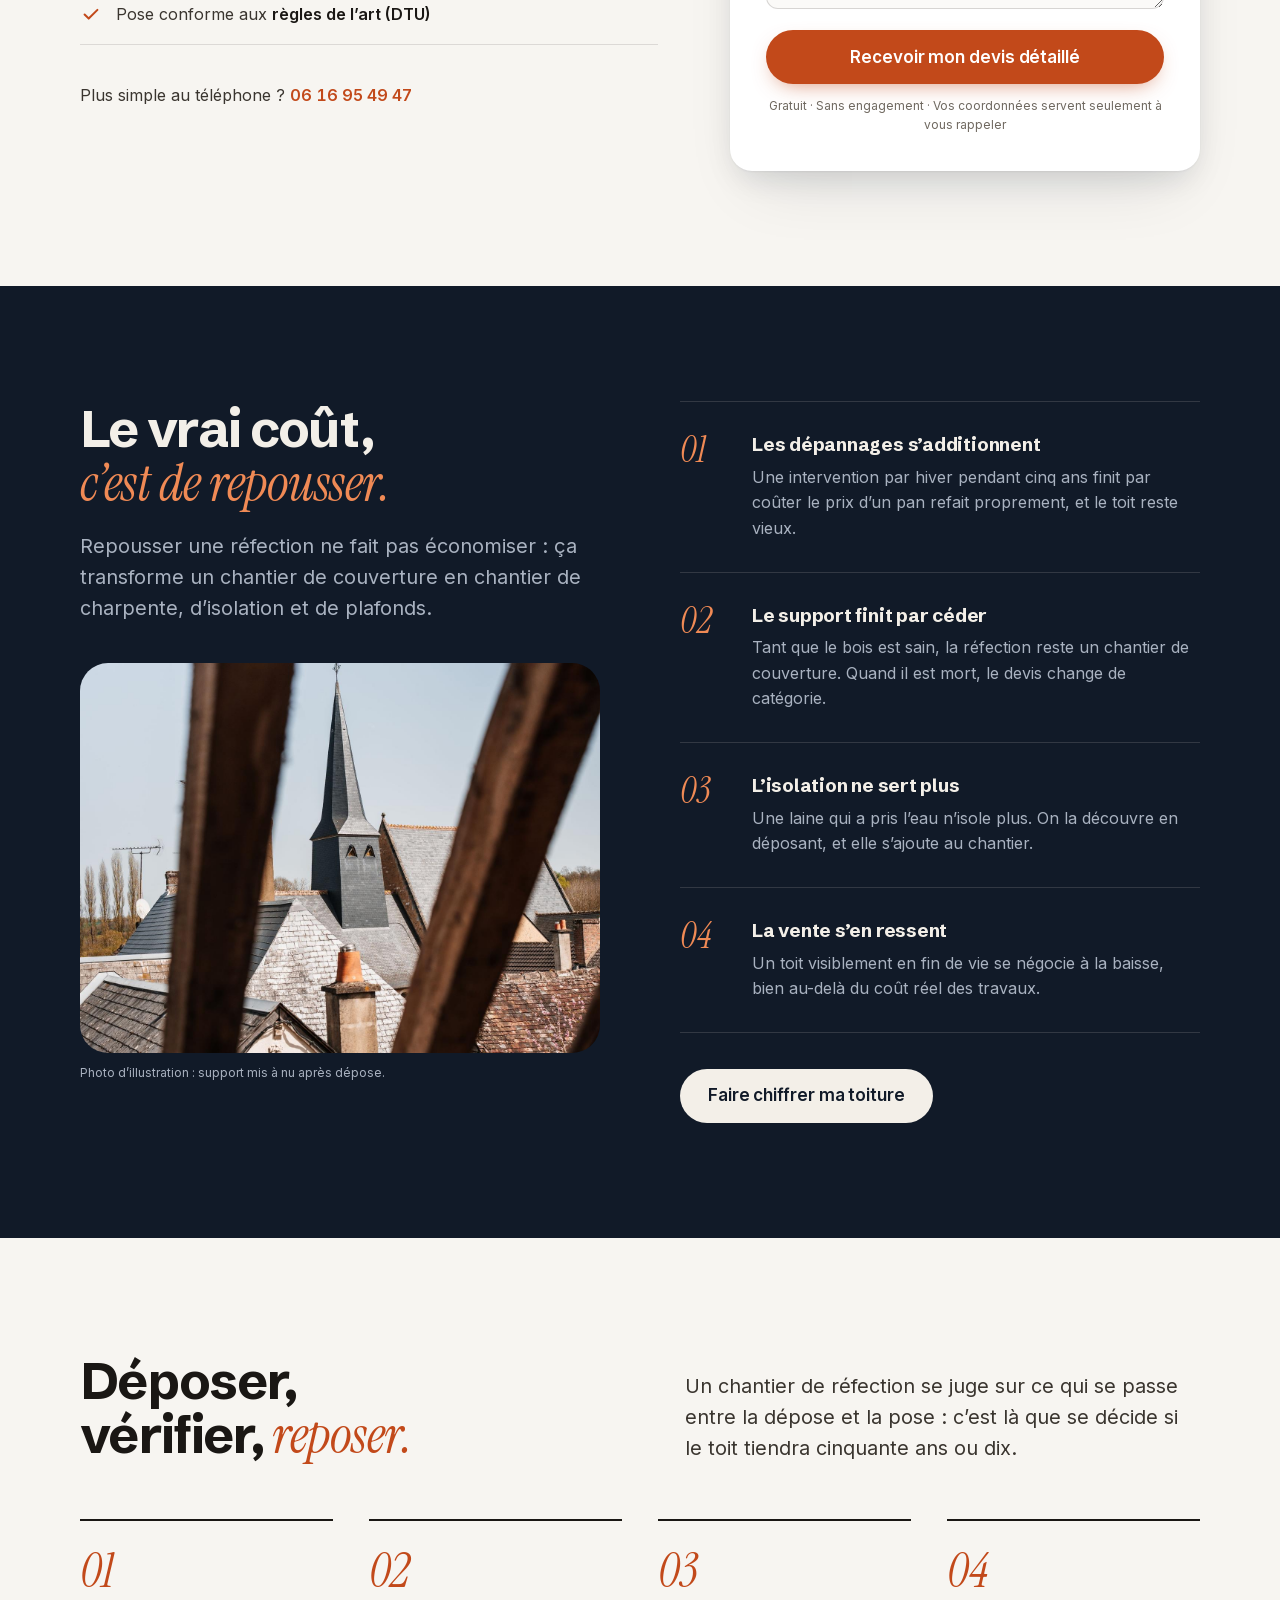
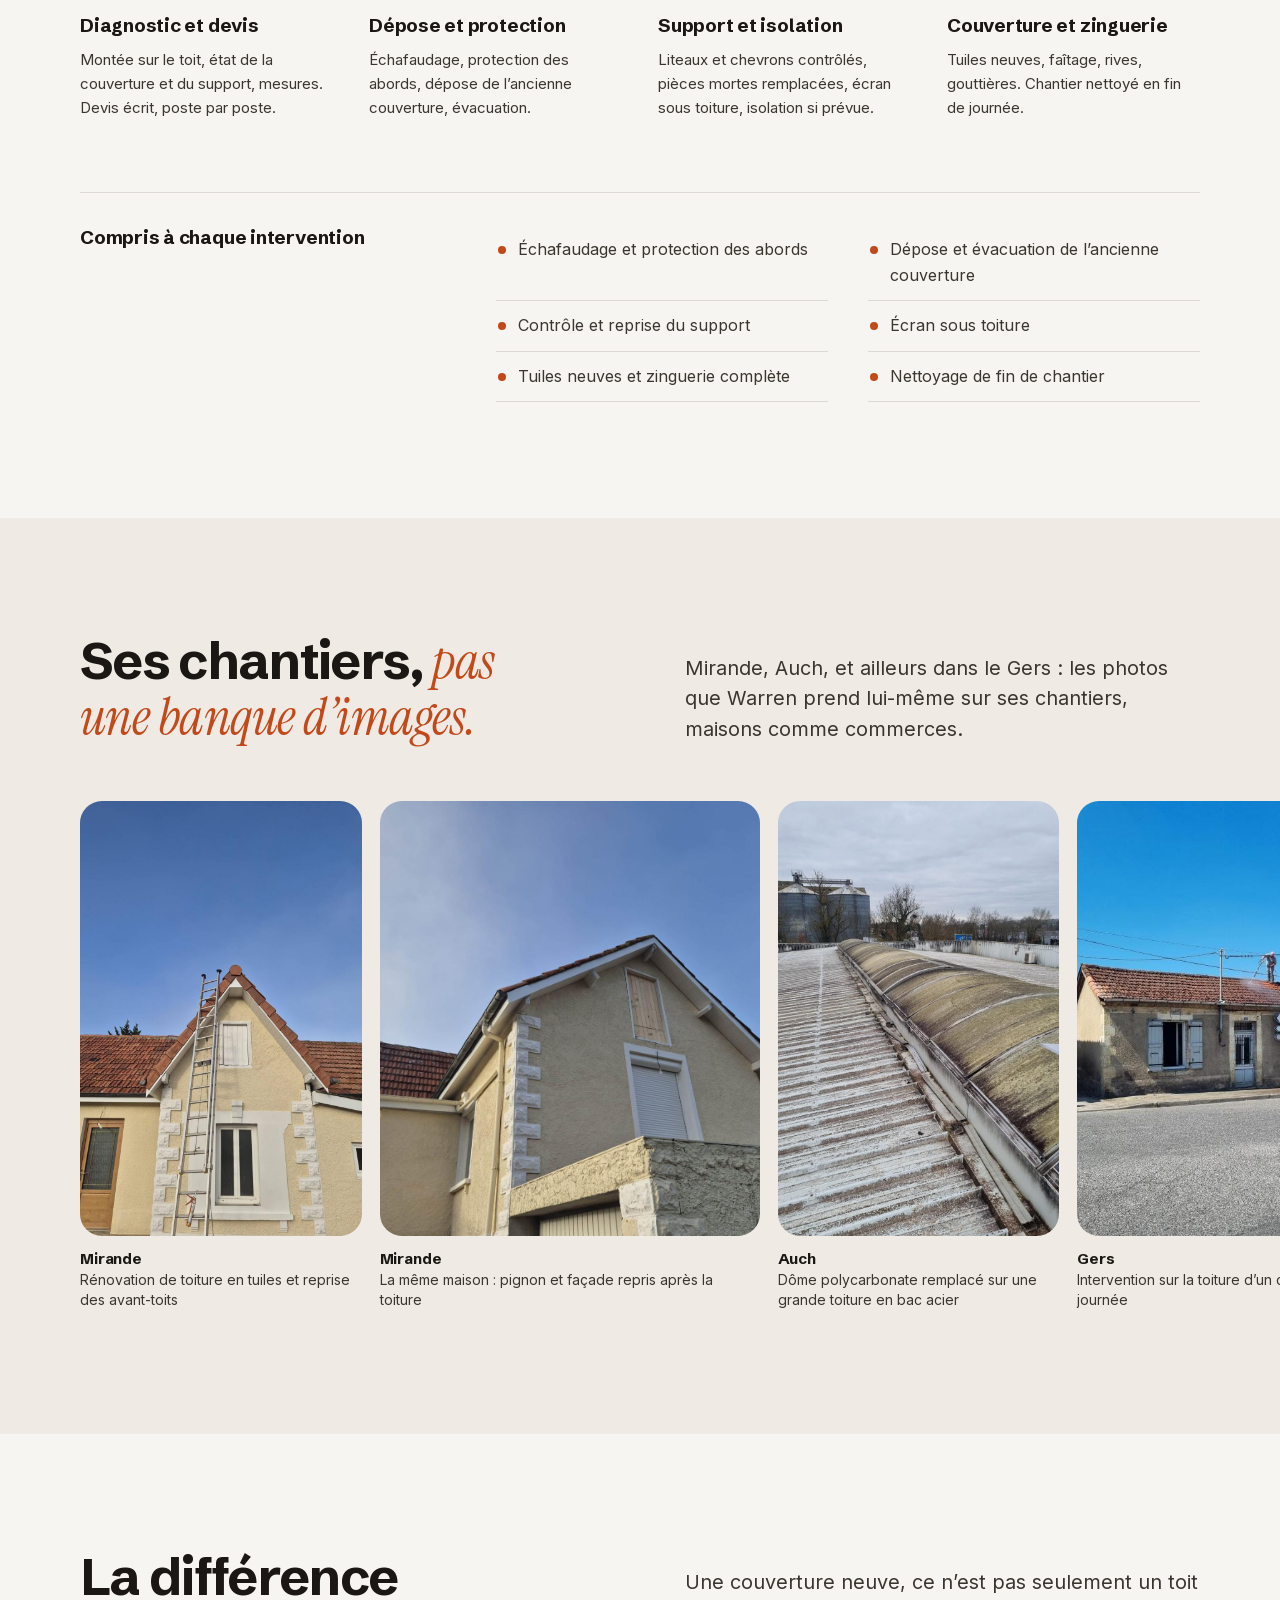
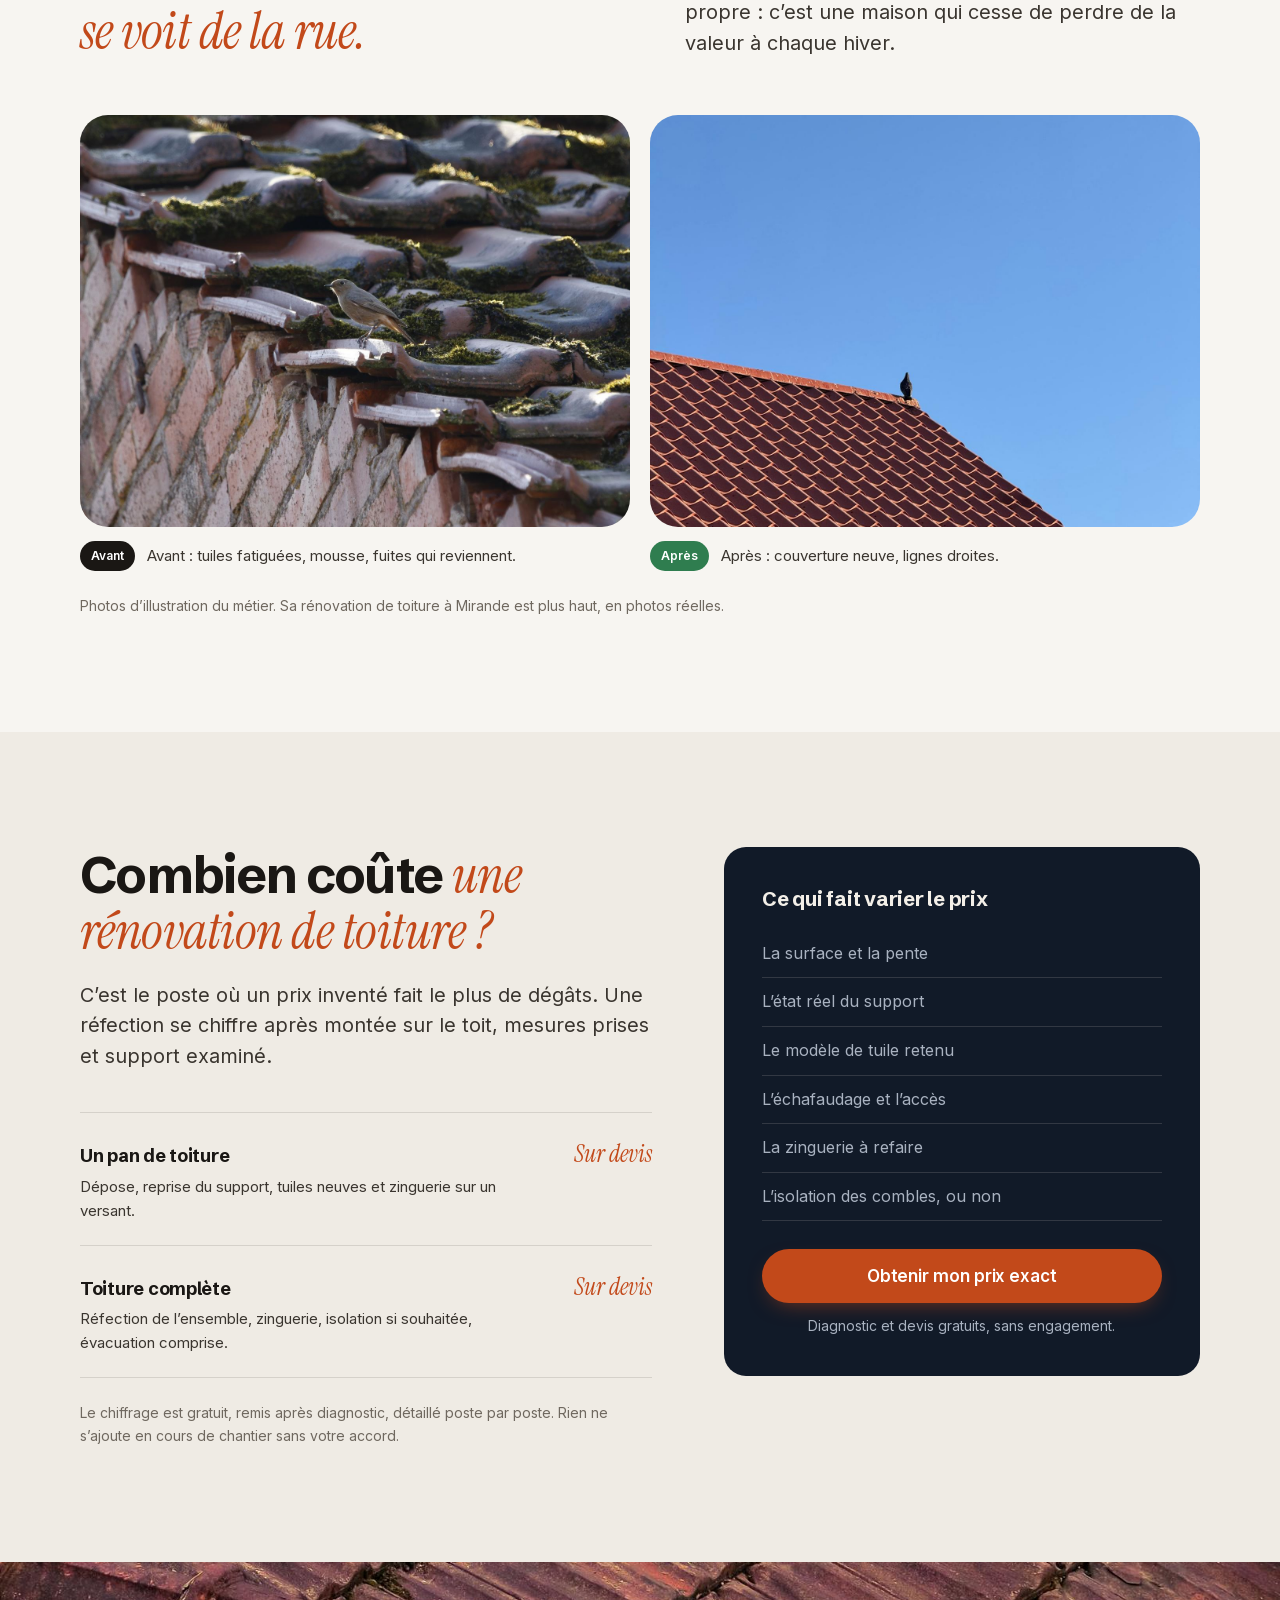
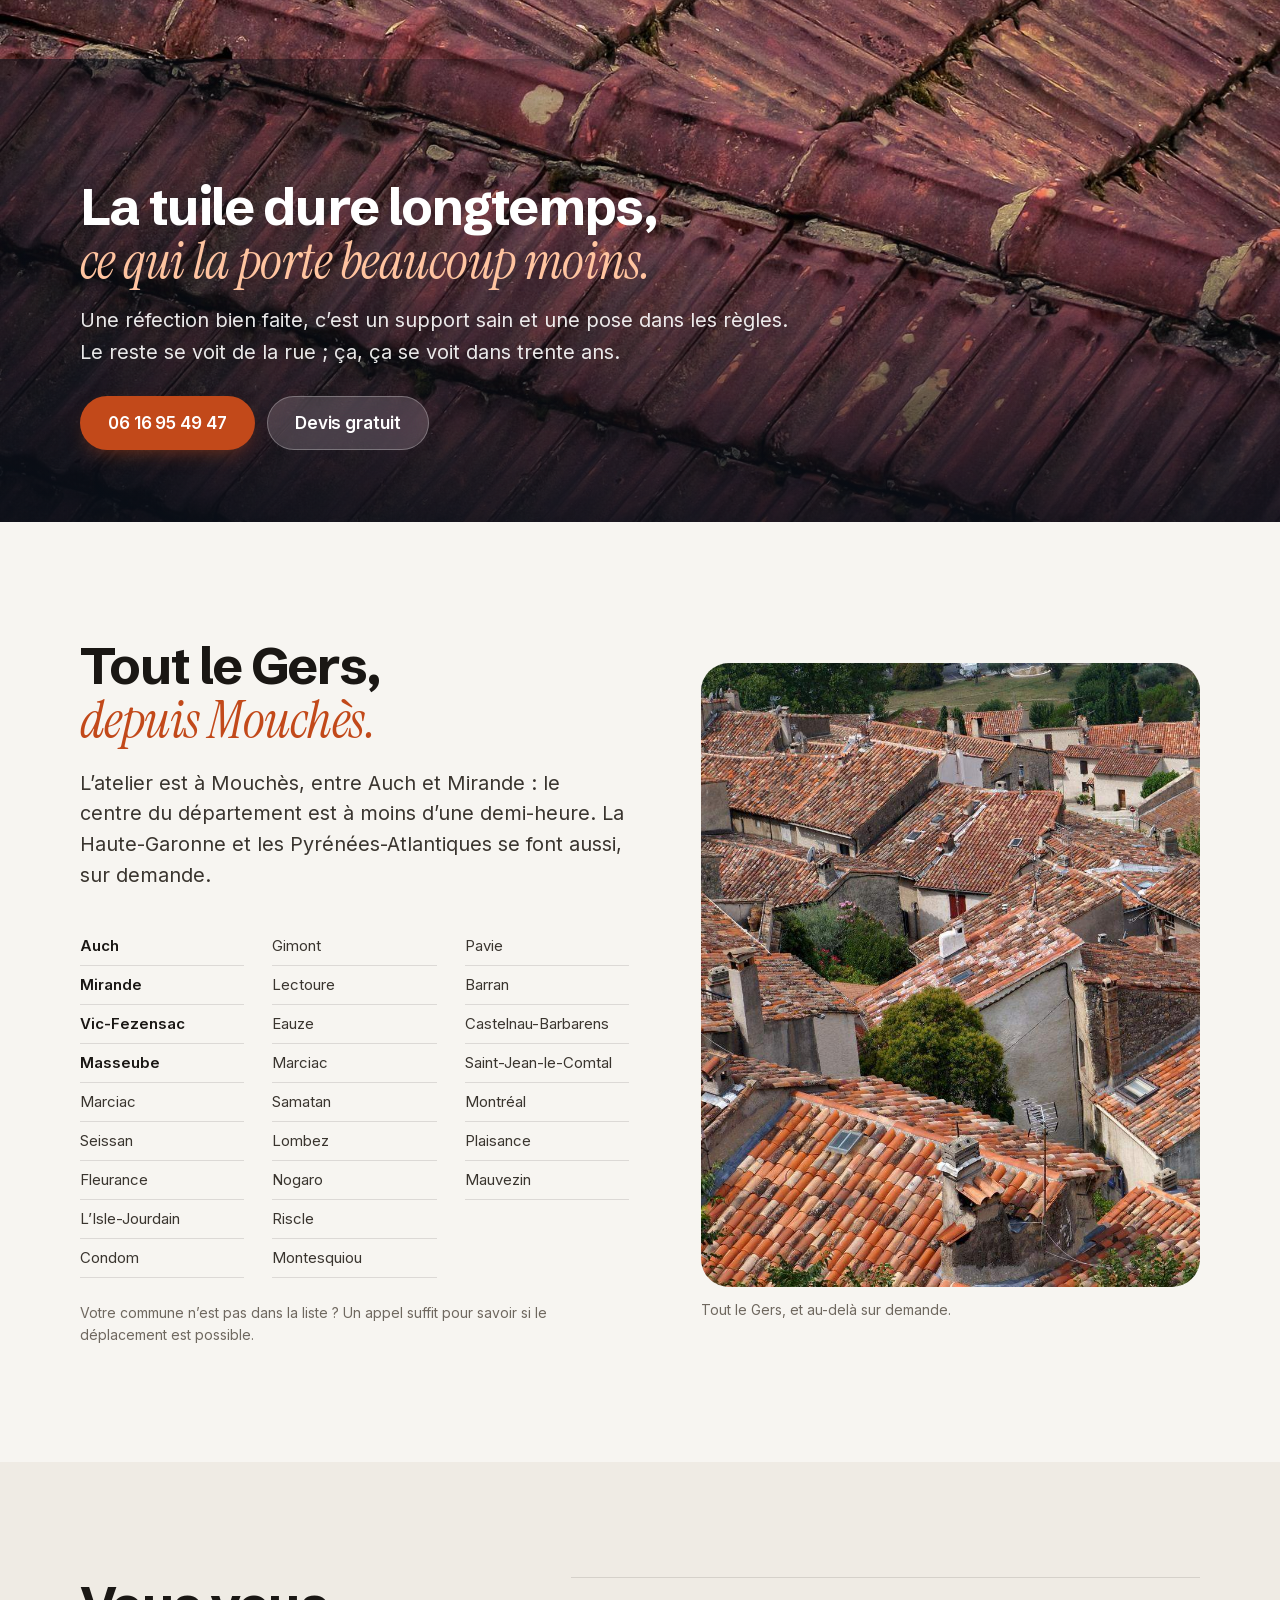
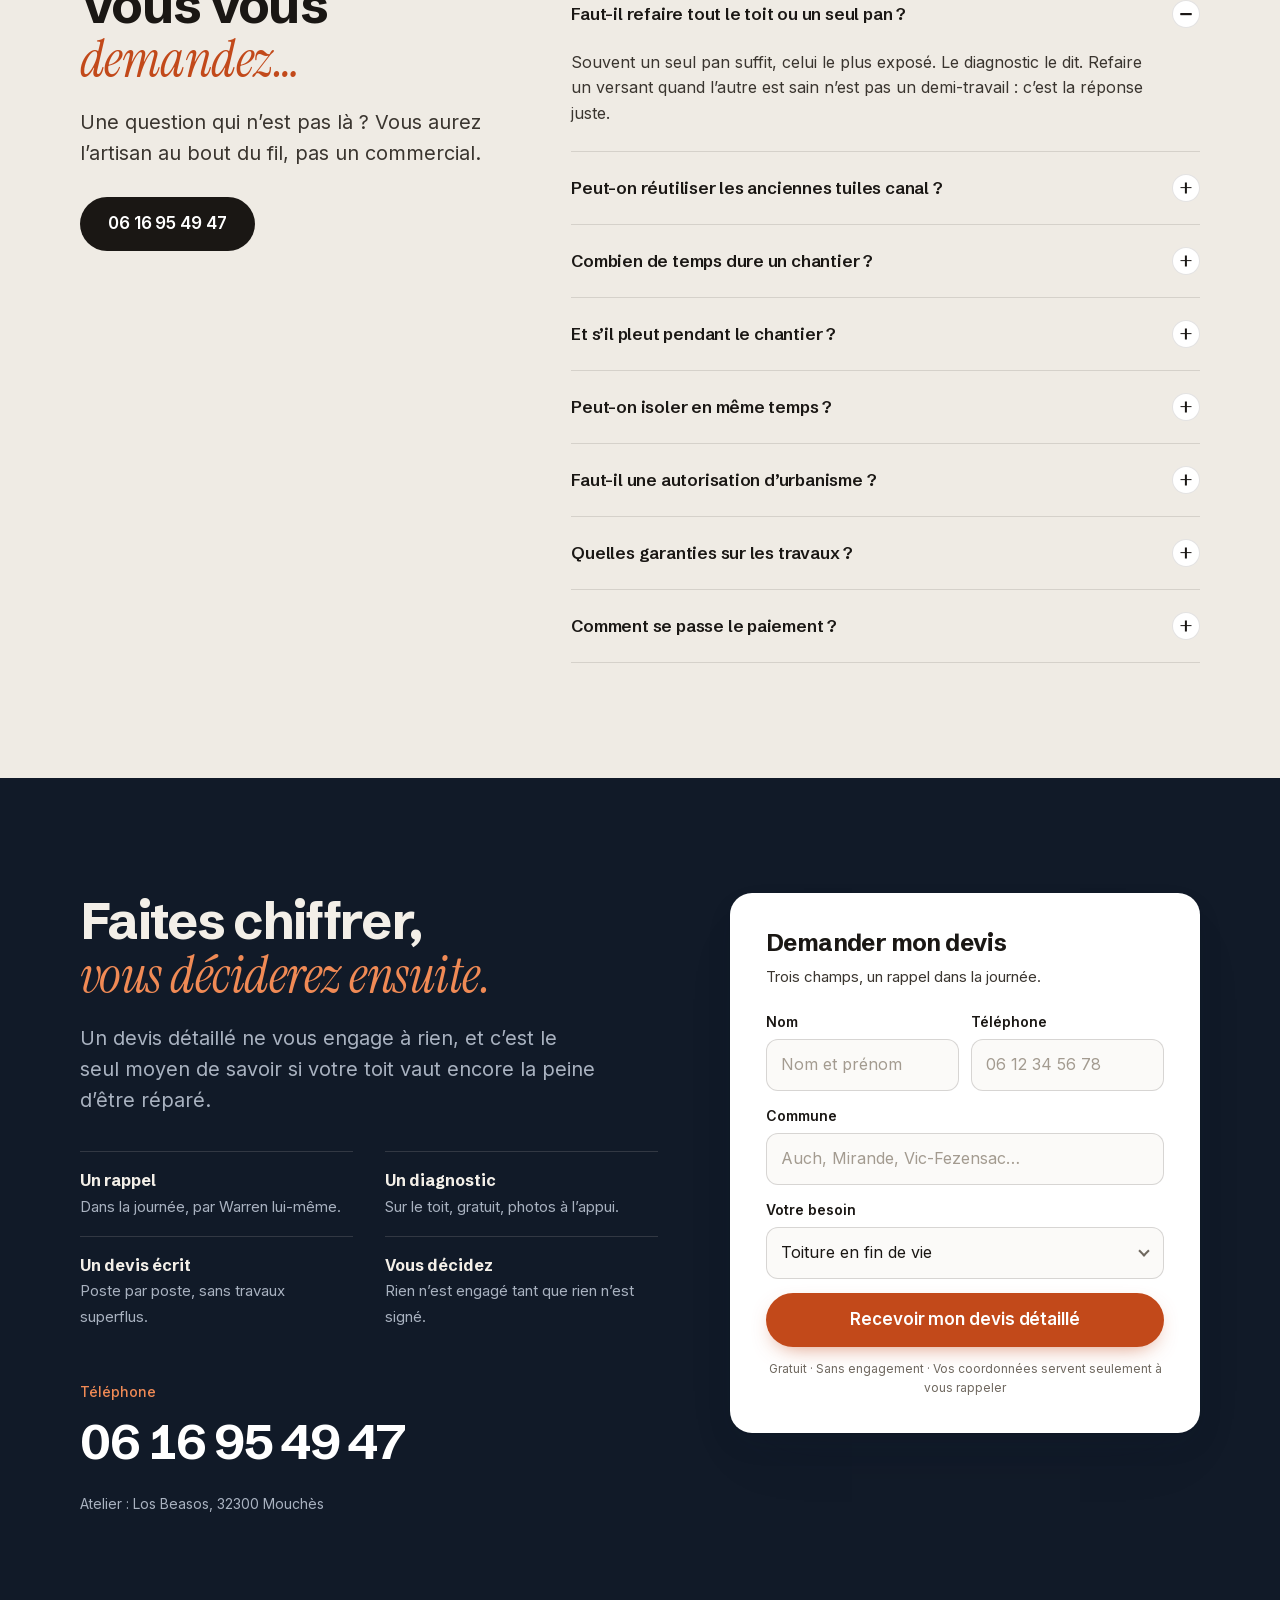
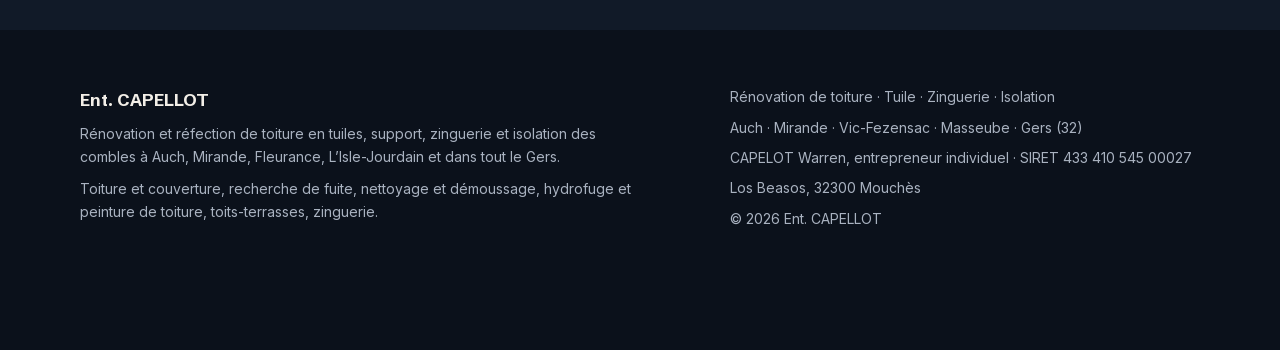
<file: renovation-toiture-gers/index.html>
<!DOCTYPE html>
<html lang="fr">
<head>
<meta charset="UTF-8" />
<meta name="viewport" content="width=device-width, initial-scale=1, viewport-fit=cover" />
<title>Rénovation de toiture dans le Gers | Ent. CAPELLOT</title>
<meta name="description" content="Rénovation et réfection de toiture dans le Gers&nbsp;: dépose, support, tuiles neuves, zinguerie, isolation des combles. Couvreur à Auch depuis 2000, devis détaillé." />
<meta name="robots" content="noindex, nofollow" />
<link rel="canonical" href="https://capellot.fr/renovation-toiture-gers/" />
<meta property="og:type" content="website" />
<meta property="og:locale" content="fr_FR" />
<meta property="og:title" content="Refaire sa toiture dans le Gers&nbsp;: un devis poste par poste" />
<meta property="og:description" content="Dépose, reprise du support, tuiles neuves, zinguerie et isolation. L’artisan qui chiffre est celui qui fait." />
<meta property="og:url" content="https://capellot.fr/renovation-toiture-gers/" />
<meta property="og:image" content="https://capellot.fr/assets/img/hero-renovation.jpg" />
<meta name="theme-color" content="#111a28" />
<meta name="geo.region" content="FR-32" />
<meta name="geo.placename" content="Auch" />
<link rel="icon" href="../assets/favicon.svg" type="image/svg+xml" />
<link rel="preload" href="../assets/fonts/SchibstedGrotesk-normal-latin.woff2" as="font" type="font/woff2" crossorigin />
<link rel="stylesheet" href="../assets/styles.css?v=7" />

<script>
window.ADS_GTAG = 'AW-18495969939';
if (window.ADS_GTAG.indexOf('XXXX') === -1) {
  var s = document.createElement('script'); s.async = true;
  s.src = 'https://www.googletagmanager.com/gtag/js?id=' + window.ADS_GTAG;
  document.head.appendChild(s);
  window.dataLayer = window.dataLayer || [];
  function gtag(){dataLayer.push(arguments);}
  gtag('js', new Date());
  gtag('config', window.ADS_GTAG);
}
window.ADS_CONVERSION = 'AW-18495969939/ahS8CKqspaIdEJO1yPNE';
window.ADS_CONVERSION_APPEL = 'AW-18495969939/I_4ACN-rpaIdEJO1yPNE';
</script>

<script type="application/ld+json">
{
  "@context": "https://schema.org",
  "@type": "RoofingContractor",
  "@id": "https://capellot.fr/renovation-toiture-gers/#business",
  "name": "Ent. CAPELLOT",
  "alternateName": "CAPELOT Warren · Sud Ouest Nettoyage",
  "url": "https://capellot.fr/renovation-toiture-gers/",
  "telephone": "+33616954947",
  "image": "https://capellot.fr/assets/img/hero-renovation.jpg",
  "priceRange": "€€",
  "foundingDate": "2000",
  "slogan": "Une couverture refaite une fois, pas réparée dix.",
  "description": "Rénovation et réfection de toiture en tuiles, reprise du support, zinguerie et isolation des combles à Auch, Mirande, Fleurance, L'Isle-Jourdain et dans tout le Gers.",
  "address": {"@type":"PostalAddress","streetAddress":"Los Beasos","addressLocality":"Mouchès","postalCode":"32300","addressRegion":"Occitanie","addressCountry":"FR"},
  "geo": {"@type":"GeoCoordinates","latitude":43.558264,"longitude":0.411875},
  "areaServed": [{"@type":"City","name":"Auch"},{"@type":"City","name":"Mirande"},{"@type":"City","name":"Vic-Fezensac"},{"@type":"City","name":"Masseube"},{"@type":"City","name":"Marciac"},{"@type":"City","name":"Seissan"},{"@type":"City","name":"Fleurance"},{"@type":"City","name":"L'Isle-Jourdain"},{"@type":"City","name":"Condom"},{"@type":"City","name":"Gimont"},{"@type":"City","name":"Lectoure"},{"@type":"City","name":"Eauze"},{"@type":"City","name":"Marciac"},{"@type":"City","name":"Samatan"},{"@type":"City","name":"Lombez"},{"@type":"City","name":"Nogaro"}],
  "hasOfferCatalog": {"@type":"OfferCatalog","name":"Rénovation de toiture","itemListElement":[{"@type":"Offer","itemOffered":{"@type":"Service","name":"Dépose de l'ancienne couverture"}},{"@type":"Offer","itemOffered":{"@type":"Service","name":"Contrôle et reprise du support"}},{"@type":"Offer","itemOffered":{"@type":"Service","name":"Pose de tuiles neuves"}},{"@type":"Offer","itemOffered":{"@type":"Service","name":"Écran sous toiture"}},{"@type":"Offer","itemOffered":{"@type":"Service","name":"Zinguerie : faîtage, rives, gouttières"}},{"@type":"Offer","itemOffered":{"@type":"Service","name":"Isolation des combles"}}]}
}
</script>
<script type="application/ld+json">
{"@context":"https://schema.org","@type":"FAQPage","mainEntity":[{"@type":"Question","name":"Faut-il refaire tout le toit ou un seul pan ?","acceptedAnswer":{"@type":"Answer","text":"Souvent un seul pan suffit, celui le plus exposé. Le diagnostic le dit. Refaire un versant quand l'autre est sain n'est pas un demi-travail : c'est la réponse juste."}},{"@type":"Question","name":"Peut-on réutiliser les anciennes tuiles canal ?","acceptedAnswer":{"@type":"Answer","text":"Souvent, oui, et c'est une bonne pratique sur une maison ancienne : les tuiles saines sont triées et reposées en couvert, les neuves en courant. Cela se décide à la dépose."}},{"@type":"Question","name":"Combien de temps dure un chantier ?","acceptedAnswer":{"@type":"Answer","text":"Pour une maison individuelle, d'une à trois semaines selon la surface, l'accès et la météo. Les dates fermes sont données à la signature."}},{"@type":"Question","name":"Et s'il pleut pendant le chantier ?","acceptedAnswer":{"@type":"Answer","text":"On ne dépose que ce qui peut être remis hors d'eau le jour même, et une bâche de sécurité reste sur place."}},{"@type":"Question","name":"Peut-on isoler en même temps ?","acceptedAnswer":{"@type":"Answer","text":"Oui, et c'est le bon moment : le toit est ouvert. L'isolation des combles se prévoit au devis, et ce sont ces travaux d'économie d'énergie qui peuvent ouvrir droit à des aides, à vérifier au moment du devis."}},{"@type":"Question","name":"Faut-il une autorisation d'urbanisme ?","acceptedAnswer":{"@type":"Answer","text":"Une déclaration préalable dès que l'aspect extérieur change, et systématiquement en secteur protégé, comme une partie du centre d'Auch. La mairie tranche vite."}},{"@type":"Question","name":"Quelles garanties sur les travaux ?","acceptedAnswer":{"@type":"Answer","text":"Les travaux de couverture relèvent de la garantie décennale. L'attestation d'assurance vous est remise avec le devis."}},{"@type":"Question","name":"Comment se passe le paiement ?","acceptedAnswer":{"@type":"Answer","text":"Rien au devis. Un acompte à la commande engage les matériaux, le solde à la réception. Tout est écrit avant signature."}}]}
</script>
</head>
<body data-lp="renovation_gers" data-page="Rénovation de toiture">

<header class="topbar">
  <div class="wrap topbar-in">
    <a href="#top" class="brand" aria-label="Ent. CAPELLOT">
      <svg class="brand-mark" viewBox="0 0 40 24" fill="none" aria-hidden="true"><path d="M2 20c3-5 6-5 9 0M11 20c3-5 6-5 9 0M20 20c3-5 6-5 9 0M29 20c3-5 6-5 9 0" stroke="currentColor" stroke-width="2.4" stroke-linecap="round"/><path d="M6.5 13c3-5 6-5 9 0M15.5 13c3-5 6-5 9 0M24.5 13c3-5 6-5 9 0" stroke="currentColor" stroke-width="2.4" stroke-linecap="round" opacity=".45"/></svg>
      <span class="brand-txt"><b>Ent. CAPELLOT</b><span>Toiture · Gers</span></span>
    </a>
    <nav class="topnav" aria-label="Sections de la page">
      <a href="#methode">La méthode</a>
      <a href="#chantiers">Chantiers</a>
      <a href="#prix">Budget</a>
      <a href="#faq">Questions</a>
    </nav>
    <div class="topbar-cta">
      <a href="tel:+33616954947" class="tb-tel js-tel">
        <svg viewBox="0 0 24 24" fill="none" aria-hidden="true"><path d="M6.5 4h3l1.2 3.5-2 1.3a11 11 0 0 0 4.5 4.5l1.3-2 3.5 1.2v3a2 2 0 0 1-2.2 2A15.5 15.5 0 0 1 4.5 6.2 2 2 0 0 1 6.5 4Z" stroke="currentColor" stroke-width="1.7" stroke-linejoin="round"/></svg>
        <span>06 16 95 49 47</span>
      </a>
      <a href="#devis" class="btn btn-accent btn-sm">Devis gratuit</a>
    </div>
  </div>
</header>

<main id="top">

<section class="hero">
  <img class="hero-bg" src="../assets/img/hero-renovation.jpg" alt="Tuiles neuves en terre cuite posées sur liteaux pendant une réfection"
       srcset="../assets/img/hero-renovation-mob.jpg 900w, ../assets/img/hero-renovation.jpg 1920w" sizes="100vw"
       fetchpriority="high" width="1920" height="1050" />
  <div class="hero-scrim" aria-hidden="true"></div>
  <div class="wrap hero-in">
    <p class="hero-pin">
      <svg viewBox="0 0 24 24" fill="none" aria-hidden="true"><path d="M12 21s7-6.3 7-11a7 7 0 1 0-14 0c0 4.7 7 11 7 11Z" stroke="currentColor" stroke-width="1.8"/><circle cx="12" cy="10" r="2.2" stroke="currentColor" stroke-width="1.8"/></svg>
      Auch · Mirande · Vic-Fezensac · tout le Gers
    </p>
    <h1>Un toit se refait une fois. <em>Autant le faire bien.</em></h1>
    <p class="hero-sub">Dépose, support contrôlé, tuiles neuves, zinguerie reprise&nbsp;: un devis écrit poste par poste, et l’artisan qui l’a chiffré sur le chantier.</p>
    <div class="hero-cta">
      <a href="tel:+33616954947" class="btn btn-accent btn-lg js-tel">
        <svg viewBox="0 0 24 24" fill="none" aria-hidden="true"><path d="M6.5 4h3l1.2 3.5-2 1.3a11 11 0 0 0 4.5 4.5l1.3-2 3.5 1.2v3a2 2 0 0 1-2.2 2A15.5 15.5 0 0 1 4.5 6.2 2 2 0 0 1 6.5 4Z" stroke="currentColor" stroke-width="1.8" stroke-linejoin="round"/></svg>
        Appeler Warren
      </a>
      <a href="#devis" class="btn btn-glass btn-lg">Devis gratuit en ligne</a>
    </div>
  </div>
  <p class="hero-cap">Photo d’illustration&nbsp;: pose de tuiles neuves sur liteaux.</p>
</section>

<div class="proofs">
  <div class="wrap proofs-in">
    <div class="proof"><b>2000</b><span>artisan installé depuis</span></div>
    <div class="proof"><b>24 h</b><span>intervention d’urgence</span></div>
    <div class="proof"><b>0 €</b><span>diagnostic et devis</span></div>
    <div class="proof"><b>5,0</b><span>sur 20 avis Google</span></div>
  </div>
</div>

<section class="sec" id="devis">
  <div class="wrap devis-grid">
    <div class="devis-copy">
      <p class="crumb">Couvreur dans le Gers <span aria-hidden="true">/</span> Rénovation de toiture</p>
      <h2 class="h2">Refaire un toit une fois, <em>ou le réparer tous les hivers.</em></h2>
      <p class="lead">À partir d’un certain âge, une couverture ne se répare plus&nbsp;: elle se tient. Chaque orage ramène sa fuite, et la somme des dépannages finit par dépasser le prix d’une réfection propre.</p>
      <ul class="checks">
        <li><svg viewBox="0 0 24 24" fill="none" aria-hidden="true"><path d="m5 12.5 4.5 4.5L19 7.5" stroke="currentColor" stroke-width="2.2" stroke-linecap="round" stroke-linejoin="round"/></svg><span>Devis <b>détaillé poste par poste</b>, pas un forfait</span></li>
        <li><svg viewBox="0 0 24 24" fill="none" aria-hidden="true"><path d="m5 12.5 4.5 4.5L19 7.5" stroke="currentColor" stroke-width="2.2" stroke-linecap="round" stroke-linejoin="round"/></svg><span>Support contrôlé <b>avant de reposer quoi que ce soit</b></span></li>
        <li><svg viewBox="0 0 24 24" fill="none" aria-hidden="true"><path d="m5 12.5 4.5 4.5L19 7.5" stroke="currentColor" stroke-width="2.2" stroke-linecap="round" stroke-linejoin="round"/></svg><span>Tuile, zinguerie et isolation <b>par le même artisan</b></span></li>
        <li><svg viewBox="0 0 24 24" fill="none" aria-hidden="true"><path d="m5 12.5 4.5 4.5L19 7.5" stroke="currentColor" stroke-width="2.2" stroke-linecap="round" stroke-linejoin="round"/></svg><span>Pose conforme aux <b>règles de l’art (DTU)</b></span></li>
      </ul>
      <a class="call-line js-tel" href="tel:+33616954947">Plus simple au téléphone&nbsp;? <b>06 16 95 49 47</b></a>
    </div>
    <div class="form-card">
      <h2 class="form-title">Faire chiffrer ma toiture</h2>
      <p class="form-intro">Trois champs, une minute. Warren vous rappelle lui-même pour caler le diagnostic, gratuit.</p>
      <form class="js-devis" id="devis-form" novalidate>
        <input type="hidden" name="access_key" value="ff88c99c-a580-47b3-bea4-ade11e94bd78" />
        <input type="checkbox" name="botcheck" tabindex="-1" autocomplete="off" class="hp" aria-hidden="true" />
                <div class="row2">
          <div class="field"><label for="nom">Nom</label><input id="nom" name="nom" type="text" required autocomplete="name" placeholder="Nom et prénom" /></div>
          <div class="field"><label for="tel">Téléphone</label><input id="tel" name="tel" type="tel" required autocomplete="tel" inputmode="tel" placeholder="06 12 34 56 78" /></div>
        </div>
        <div class="field"><label for="ville">Commune</label><input id="ville" name="ville" type="text" required autocomplete="address-level2" placeholder="Auch, Mirande, Vic-Fezensac…" /></div>
        <div class="field"><label for="besoin">Votre besoin</label>
          <div class="select"><select id="besoin" name="besoin">
                <option>Toiture en fin de vie</option>
                <option>Fuites qui reviennent</option>
                <option>Tuiles qui glissent sur un pan entier</option>
                <option>Support ou charpente à vérifier</option>
                <option>Rénovation avec isolation</option>
                <option>Je veux surtout un avis et un chiffrage</option>
          </select></div>
        </div>
        <div class="field"><label for="message">Précisions <span class="opt">facultatif</span></label>
          <textarea id="message" name="message" rows="2" placeholder="Surface approximative, année de la maison, ce que vous constatez…"></textarea></div>
        <button type="submit" class="btn btn-accent btn-lg btn-block">Recevoir mon devis détaillé</button>
        <p class="form-note">Gratuit · Sans engagement · Vos coordonnées servent seulement à vous rappeler</p>
        <div class="form-success" role="status"><b>Demande bien reçue.</b> Warren vous rappelle dans la journée. <a href="tel:+33616954947" class="js-tel">Plus pressé&nbsp;? 06 16 95 49 47</a></div>
        <div class="form-error" role="alert">L’envoi n’a pas abouti. Appelez directement le <a href="tel:+33616954947" class="js-tel">06 16 95 49 47</a>.</div>
      </form>
    </div>
  </div>
</section>

<section class="sec sec-night" id="enjeu">
  <div class="wrap enjeu-grid">
    <div class="enjeu-head">
      <h2 class="h2">Le vrai coût, <em>c’est de repousser.</em></h2>
      <p class="lead">Repousser une réfection ne fait pas économiser&nbsp;: ça transforme un chantier de couverture en chantier de charpente, d’isolation et de plafonds.</p>
      <figure class="enjeu-img">
        <img src="../assets/img/charpente-neuve.jpg" alt="Charpente en bois à nu pendant une réfection, clocher en arrière-plan" loading="lazy" width="1400" height="1050" />
        <figcaption>Photo d’illustration&nbsp;: support mis à nu après dépose.</figcaption>
      </figure>
    </div>
    <div class="risks">
      <div class="risk"><span class="n">01</span><div><h3>Les dépannages s’additionnent</h3><p>Une intervention par hiver pendant cinq ans finit par coûter le prix d’un pan refait proprement, et le toit reste vieux.</p></div></div>
        <div class="risk"><span class="n">02</span><div><h3>Le support finit par céder</h3><p>Tant que le bois est sain, la réfection reste un chantier de couverture. Quand il est mort, le devis change de catégorie.</p></div></div>
        <div class="risk"><span class="n">03</span><div><h3>L’isolation ne sert plus</h3><p>Une laine qui a pris l’eau n’isole plus. On la découvre en déposant, et elle s’ajoute au chantier.</p></div></div>
        <div class="risk"><span class="n">04</span><div><h3>La vente s’en ressent</h3><p>Un toit visiblement en fin de vie se négocie à la baisse, bien au-delà du coût réel des travaux.</p></div></div>
      <a href="#devis" class="btn btn-light btn-lg">Faire chiffrer ma toiture</a>
    </div>
  </div>
</section>

<section class="sec" id="methode">
  <div class="wrap">
    <div class="head-row">
      <h2 class="h2">Déposer, vérifier, <em>reposer.</em></h2>
      <p class="lead">Un chantier de réfection se juge sur ce qui se passe entre la dépose et la pose&nbsp;: c’est là que se décide si le toit tiendra cinquante ans ou dix.</p>
    </div>
    <ol class="steps">
      <li class="step"><span class="n">01</span><h3>Diagnostic et devis</h3><p>Montée sur le toit, état de la couverture et du support, mesures. Devis écrit, poste par poste.</p></li>
      <li class="step"><span class="n">02</span><h3>Dépose et protection</h3><p>Échafaudage, protection des abords, dépose de l’ancienne couverture, évacuation.</p></li>
      <li class="step"><span class="n">03</span><h3>Support et isolation</h3><p>Liteaux et chevrons contrôlés, pièces mortes remplacées, écran sous toiture, isolation si prévue.</p></li>
      <li class="step"><span class="n">04</span><h3>Couverture et zinguerie</h3><p>Tuiles neuves, faîtage, rives, gouttières. Chantier nettoyé en fin de journée.</p></li>
    </ol>
    <div class="incl">
      <h3>Compris à chaque intervention</h3>
      <ul>
        <li>Échafaudage et protection des abords</li>
        <li>Dépose et évacuation de l’ancienne couverture</li>
        <li>Contrôle et reprise du support</li>
        <li>Écran sous toiture</li>
        <li>Tuiles neuves et zinguerie complète</li>
        <li>Nettoyage de fin de chantier</li>
      </ul>
    </div>
  </div>
</section>

<section class="sec sec-tint" id="chantiers">
  <div class="wrap head-row">
    <h2 class="h2">Ses chantiers, <em>pas une banque d’images.</em></h2>
    <p class="lead">Mirande, Auch, et ailleurs dans le Gers&nbsp;: les photos que Warren prend lui-même sur ses chantiers, maisons comme commerces.</p>
  </div>
  <div class="ch-rail" tabindex="0" aria-label="Photos de chantiers, faire défiler">
      <figure class="ch ch-tall"><img src="../assets/img/chantier-mirande-toiture.jpg" alt="Mirande&nbsp;: Rénovation de toiture en tuiles et reprise des avant-toits" loading="lazy" /><figcaption><b>Mirande</b>Rénovation de toiture en tuiles et reprise des avant-toits</figcaption></figure>
      <figure class="ch"><img src="../assets/img/chantier-mirande-pignon.jpg" alt="Mirande&nbsp;: La même maison&nbsp;: pignon et façade repris après la toiture" loading="lazy" /><figcaption><b>Mirande</b>La même maison&nbsp;: pignon et façade repris après la toiture</figcaption></figure>
      <figure class="ch ch-tall"><img src="../assets/img/chantier-auch-bac-acier.jpg" alt="Auch&nbsp;: Dôme polycarbonate remplacé sur une grande toiture en bac acier" loading="lazy" /><figcaption><b>Auch</b>Dôme polycarbonate remplacé sur une grande toiture en bac acier</figcaption></figure>
      <figure class="ch"><img src="../assets/img/chantier-commerce.jpg" alt="Gers&nbsp;: Intervention sur la toiture d’un commerce, en pleine journée" loading="lazy" /><figcaption><b>Gers</b>Intervention sur la toiture d’un commerce, en pleine journée</figcaption></figure>
      <figure class="ch"><img src="../assets/img/chantier-nettoyage-maison.jpg" alt="Gers&nbsp;: Nettoyage de toiture et de façade à basse pression" loading="lazy" /><figcaption><b>Gers</b>Nettoyage de toiture et de façade à basse pression</figcaption></figure>
      <figure class="ch"><img src="../assets/img/chantier-auch-lanterneau.jpg" alt="Auch&nbsp;: Puits de jour neuf en aluminium, posé et raccordé" loading="lazy" /><figcaption><b>Auch</b>Puits de jour neuf en aluminium, posé et raccordé</figcaption></figure>
  </div>
</section>

<section class="sec" id="resultat">
  <div class="wrap">
    <div class="head-row">
      <h2 class="h2">La différence <em>se voit de la rue.</em></h2>
      <p class="lead">Une couverture neuve, ce n’est pas seulement un toit propre&nbsp;: c’est une maison qui cesse de perdre de la valeur à chaque hiver.</p>
    </div>
    <div class="duo">
      <figure class="shot">
        <img src="../assets/img/tuile-mousse.jpg" alt="Vieilles tuiles canal couvertes de mousse" loading="lazy" width="1400" height="1050" />
        <figcaption><span class="tag">Avant</span>Avant&nbsp;: tuiles fatiguées, mousse, fuites qui reviennent.</figcaption>
      </figure>
      <figure class="shot">
        <img src="../assets/img/tuile-propre.jpg" alt="Toiture en tuiles rouges neuve sous un ciel bleu" loading="lazy" width="1400" height="1050" />
        <figcaption><span class="tag tag-ok">Après</span>Après&nbsp;: couverture neuve, lignes droites.</figcaption>
      </figure>
    </div>
    <p class="note">Photos d’illustration du métier. Sa rénovation de toiture à Mirande est plus haut, en photos réelles.</p>
  </div>
</section>

<section class="sec sec-tint" id="prix">
  <div class="wrap prix-grid">
    <div>
      <h2 class="h2">Combien coûte <em>une rénovation de toiture&nbsp;?</em></h2>
      <p class="lead">C’est le poste où un prix inventé fait le plus de dégâts. Une réfection se chiffre après montée sur le toit, mesures prises et support examiné.</p>
      <div class="prows">
        <div class="prow"><div><b>Un pan de toiture</b><p>Dépose, reprise du support, tuiles neuves et zinguerie sur un versant.</p></div><span class="pval">Sur devis</span></div>
        <div class="prow"><div><b>Toiture complète</b><p>Réfection de l’ensemble, zinguerie, isolation si souhaitée, évacuation comprise.</p></div><span class="pval">Sur devis</span></div>
      </div>
      <p class="note">Le chiffrage est gratuit, remis après diagnostic, détaillé poste par poste. Rien ne s’ajoute en cours de chantier sans votre accord.</p>
    </div>
    <aside class="prix-panel">
      <h3>Ce qui fait varier le prix</h3>
      <ul class="dots">
        <li>La surface et la pente</li>
        <li>L’état réel du support</li>
        <li>Le modèle de tuile retenu</li>
        <li>L’échafaudage et l’accès</li>
        <li>La zinguerie à refaire</li>
        <li>L’isolation des combles, ou non</li>
      </ul>
      <a href="#devis" class="btn btn-accent btn-lg btn-block">Obtenir mon prix exact</a>
      <p>Diagnostic et devis gratuits, sans engagement.</p>
    </aside>
  </div>
</section>

<section class="band">
  <img src="../assets/img/tuiles-rustiques.jpg" alt="Tuiles rustiques en terre cuite à la texture patinée" loading="lazy" width="1600" height="900" />
  <div class="band-in">
    <div class="wrap">
      <h2>La tuile dure longtemps, <em>ce qui la porte beaucoup moins.</em></h2>
      <p>Une réfection bien faite, c’est un support sain et une pose dans les règles. Le reste se voit de la rue&nbsp;; ça, ça se voit dans trente ans.</p>
      <div class="band-cta">
        <a href="tel:+33616954947" class="btn btn-accent btn-lg js-tel">06 16 95 49 47</a>
        <a href="#devis" class="btn btn-glass btn-lg">Devis gratuit</a>
      </div>
    </div>
  </div>
</section>

<section class="sec" id="avis" hidden>
  <div class="wrap">
    <h2 class="h2">Ce que disent <em>ses clients.</em></h2>
    <div class="reviews">
      
    </div>
  </div>
</section>

<section class="sec" id="territoire" hidden>
  <div class="wrap">
    <div class="head-row">
      <h2 class="h2"></h2>
      <p class="lead"></p>
    </div>
    <div class="secteurs">
      
    </div>
    <div class="cadrage">
      <h3></h3>
      <p></p>
      <p class="cadrage-non"><b>Ce qu’il ne fait pas&nbsp;:</b> </p>
    </div>
  </div>
</section>

<section class="sec" id="zone">
  <div class="wrap zone-grid">
    <div>
      <h2 class="h2">Tout le Gers, <em>depuis Mouchès.</em></h2>
      <p class="lead">L’atelier est à Mouchès, entre Auch et Mirande&nbsp;: le centre du département est à moins d’une demi-heure. La Haute-Garonne et les Pyrénées-Atlantiques se font aussi, sur demande.</p>
      <ul class="cities">
        <li class="main">Auch</li>
        <li class="main">Mirande</li>
        <li class="main">Vic-Fezensac</li>
        <li class="main">Masseube</li>
        <li>Marciac</li>
        <li>Seissan</li>
        <li>Fleurance</li>
        <li>L’Isle-Jourdain</li>
        <li>Condom</li>
        <li>Gimont</li>
        <li>Lectoure</li>
        <li>Eauze</li>
        <li>Marciac</li>
        <li>Samatan</li>
        <li>Lombez</li>
        <li>Nogaro</li>
        <li>Riscle</li>
        <li>Montesquiou</li>
        <li>Pavie</li>
        <li>Barran</li>
        <li>Castelnau-Barbarens</li>
        <li>Saint-Jean-le-Comtal</li>
        <li>Montréal</li>
        <li>Plaisance</li>
        <li>Mauvezin</li>
      </ul>
      <p class="note">Votre commune n’est pas dans la liste&nbsp;? Un appel suffit pour savoir si le déplacement est possible.</p>
    </div>
    <figure class="zone-img">
      <img src="../assets/img/village-gers.jpg" alt="Village du Sud-Ouest aux toits de tuiles vu d’en haut" loading="lazy" width="1400" height="1050" />
      <figcaption>Tout le Gers, et au-delà sur demande.</figcaption>
    </figure>
  </div>
</section>

<section class="sec sec-tint" id="faq">
  <div class="wrap faq-grid">
    <div class="faq-head">
      <h2 class="h2">Vous vous <em>demandez…</em></h2>
      <p class="lead">Une question qui n’est pas là&nbsp;? Vous aurez l’artisan au bout du fil, pas un commercial.</p>
      <a href="tel:+33616954947" class="btn btn-ink btn-lg js-tel">06 16 95 49 47</a>
    </div>
    <div class="faq">
      <details open><summary>Faut-il refaire tout le toit ou un seul pan&nbsp;?<span class="pm" aria-hidden="true"></span></summary><div class="ans">Souvent un seul pan suffit, celui le plus exposé. Le diagnostic le dit. Refaire un versant quand l’autre est sain n’est pas un demi-travail&nbsp;: c’est la réponse juste.</div></details>
      <details><summary>Peut-on réutiliser les anciennes tuiles canal&nbsp;?<span class="pm" aria-hidden="true"></span></summary><div class="ans">Souvent, oui, et c’est une bonne pratique sur une maison ancienne&nbsp;: les tuiles saines sont triées et reposées en couvert, les neuves en courant. Cela se décide à la dépose.</div></details>
      <details><summary>Combien de temps dure un chantier&nbsp;?<span class="pm" aria-hidden="true"></span></summary><div class="ans">Pour une maison individuelle, d’une à trois semaines selon la surface, l’accès et la météo. Les dates fermes sont données à la signature.</div></details>
      <details><summary>Et s’il pleut pendant le chantier&nbsp;?<span class="pm" aria-hidden="true"></span></summary><div class="ans">On ne dépose que ce qui peut être remis hors d’eau le jour même, et une bâche de sécurité reste sur place.</div></details>
      <details><summary>Peut-on isoler en même temps&nbsp;?<span class="pm" aria-hidden="true"></span></summary><div class="ans">Oui, et c’est le bon moment&nbsp;: le toit est ouvert. L’isolation des combles se prévoit au devis, et ce sont ces travaux d’économie d’énergie qui peuvent ouvrir droit à des aides, à vérifier au moment du devis.</div></details>
      <details><summary>Faut-il une autorisation d’urbanisme&nbsp;?<span class="pm" aria-hidden="true"></span></summary><div class="ans">Une déclaration préalable dès que l’aspect extérieur change, et systématiquement en secteur protégé, comme une partie du centre d’Auch. La mairie tranche vite.</div></details>
      <details><summary>Quelles garanties sur les travaux&nbsp;?<span class="pm" aria-hidden="true"></span></summary><div class="ans">Les travaux de couverture relèvent de la garantie décennale. L’attestation d’assurance vous est remise avec le devis.</div></details>
      <details><summary>Comment se passe le paiement&nbsp;?<span class="pm" aria-hidden="true"></span></summary><div class="ans">Rien au devis. Un acompte à la commande engage les matériaux, le solde à la réception. Tout est écrit avant signature.</div></details>
    </div>
  </div>
</section>

<section class="sec sec-night" id="contact">
  <div class="wrap final-grid">
    <div>
      <h2 class="h2">Faites chiffrer, <em>vous déciderez ensuite.</em></h2>
      <p class="lead">Un devis détaillé ne vous engage à rien, et c’est le seul moyen de savoir si votre toit vaut encore la peine d’être réparé.</p>
      <ol class="after">
        <li><b>Un rappel</b><span>Dans la journée, par Warren lui-même.</span></li>
        <li><b>Un diagnostic</b><span>Sur le toit, gratuit, photos à l’appui.</span></li>
        <li><b>Un devis écrit</b><span>Poste par poste, sans travaux superflus.</span></li>
        <li><b>Vous décidez</b><span>Rien n’est engagé tant que rien n’est signé.</span></li>
      </ol>
      <a class="big-tel js-tel" href="tel:+33616954947"><span>Téléphone</span>06 16 95 49 47</a>
      <p class="atelier">Atelier&nbsp;: Los Beasos, 32300 Mouchès</p>
    </div>
    <div class="form-card">
      <h3 class="form-title">Demander mon devis</h3>
      <p class="form-intro">Trois champs, un rappel dans la journée.</p>
      <form class="js-devis" id="devis-form-bas" novalidate>
        <input type="hidden" name="access_key" value="ff88c99c-a580-47b3-bea4-ade11e94bd78" />
        <input type="checkbox" name="botcheck" tabindex="-1" autocomplete="off" class="hp" aria-hidden="true" />
                <div class="row2">
          <div class="field"><label for="nom2">Nom</label><input id="nom2" name="nom" type="text" required autocomplete="name" placeholder="Nom et prénom" /></div>
          <div class="field"><label for="tel2">Téléphone</label><input id="tel2" name="tel" type="tel" required autocomplete="tel" inputmode="tel" placeholder="06 12 34 56 78" /></div>
        </div>
        <div class="field"><label for="ville2">Commune</label><input id="ville2" name="ville" type="text" required autocomplete="address-level2" placeholder="Auch, Mirande, Vic-Fezensac…" /></div>
        <div class="field"><label for="besoin2">Votre besoin</label>
          <div class="select"><select id="besoin2" name="besoin">
                <option>Toiture en fin de vie</option>
                <option>Fuites qui reviennent</option>
                <option>Tuiles qui glissent sur un pan entier</option>
                <option>Support ou charpente à vérifier</option>
                <option>Rénovation avec isolation</option>
                <option>Je veux surtout un avis et un chiffrage</option>
          </select></div>
        </div>
        <button type="submit" class="btn btn-accent btn-lg btn-block">Recevoir mon devis détaillé</button>
        <p class="form-note">Gratuit · Sans engagement · Vos coordonnées servent seulement à vous rappeler</p>
        <div class="form-success" role="status"><b>Demande bien reçue.</b> Warren vous rappelle dans la journée. <a href="tel:+33616954947" class="js-tel">Plus pressé&nbsp;? 06 16 95 49 47</a></div>
        <div class="form-error" role="alert">L’envoi n’a pas abouti. Appelez directement le <a href="tel:+33616954947" class="js-tel">06 16 95 49 47</a>.</div>
      </form>
    </div>
  </div>
</section>

</main>

<footer class="footer">
  <div class="wrap footer-in">
    <div>
      <b>Ent. CAPELLOT</b>
      <p>Rénovation et réfection de toiture en tuiles, support, zinguerie et isolation des combles à Auch, Mirande, Fleurance, L’Isle-Jourdain et dans tout le Gers.</p>
      <p>Toiture et couverture, recherche de fuite, nettoyage et démoussage, hydrofuge et peinture de toiture, toits-terrasses, zinguerie.</p>
    </div>
    <div class="footer-legal">
      <span>Rénovation de toiture · Tuile · Zinguerie · Isolation</span>
      <span>Auch · Mirande · Vic-Fezensac · Masseube · Gers (32)</span>
      <span>CAPELOT Warren, entrepreneur individuel · SIRET 433 410 545 00027</span>
      <span>Los Beasos, 32300 Mouchès</span>
      <span>© <span id="year">2026</span> Ent. CAPELLOT</span>
    </div>
  </div>
</footer>

<div class="callbar">
  <a href="tel:+33616954947" class="cb-call js-tel"><svg viewBox="0 0 24 24" fill="none" aria-hidden="true"><path d="M6.5 4h3l1.2 3.5-2 1.3a11 11 0 0 0 4.5 4.5l1.3-2 3.5 1.2v3a2 2 0 0 1-2.2 2A15.5 15.5 0 0 1 4.5 6.2 2 2 0 0 1 6.5 4Z" stroke="currentColor" stroke-width="1.9" stroke-linejoin="round"/></svg>Appeler</a>
  <a href="#devis" class="cb-quote">Devis gratuit</a>
</div>

<script src="../assets/script.js?v=2" defer></script>
</body>
</html>
</file>
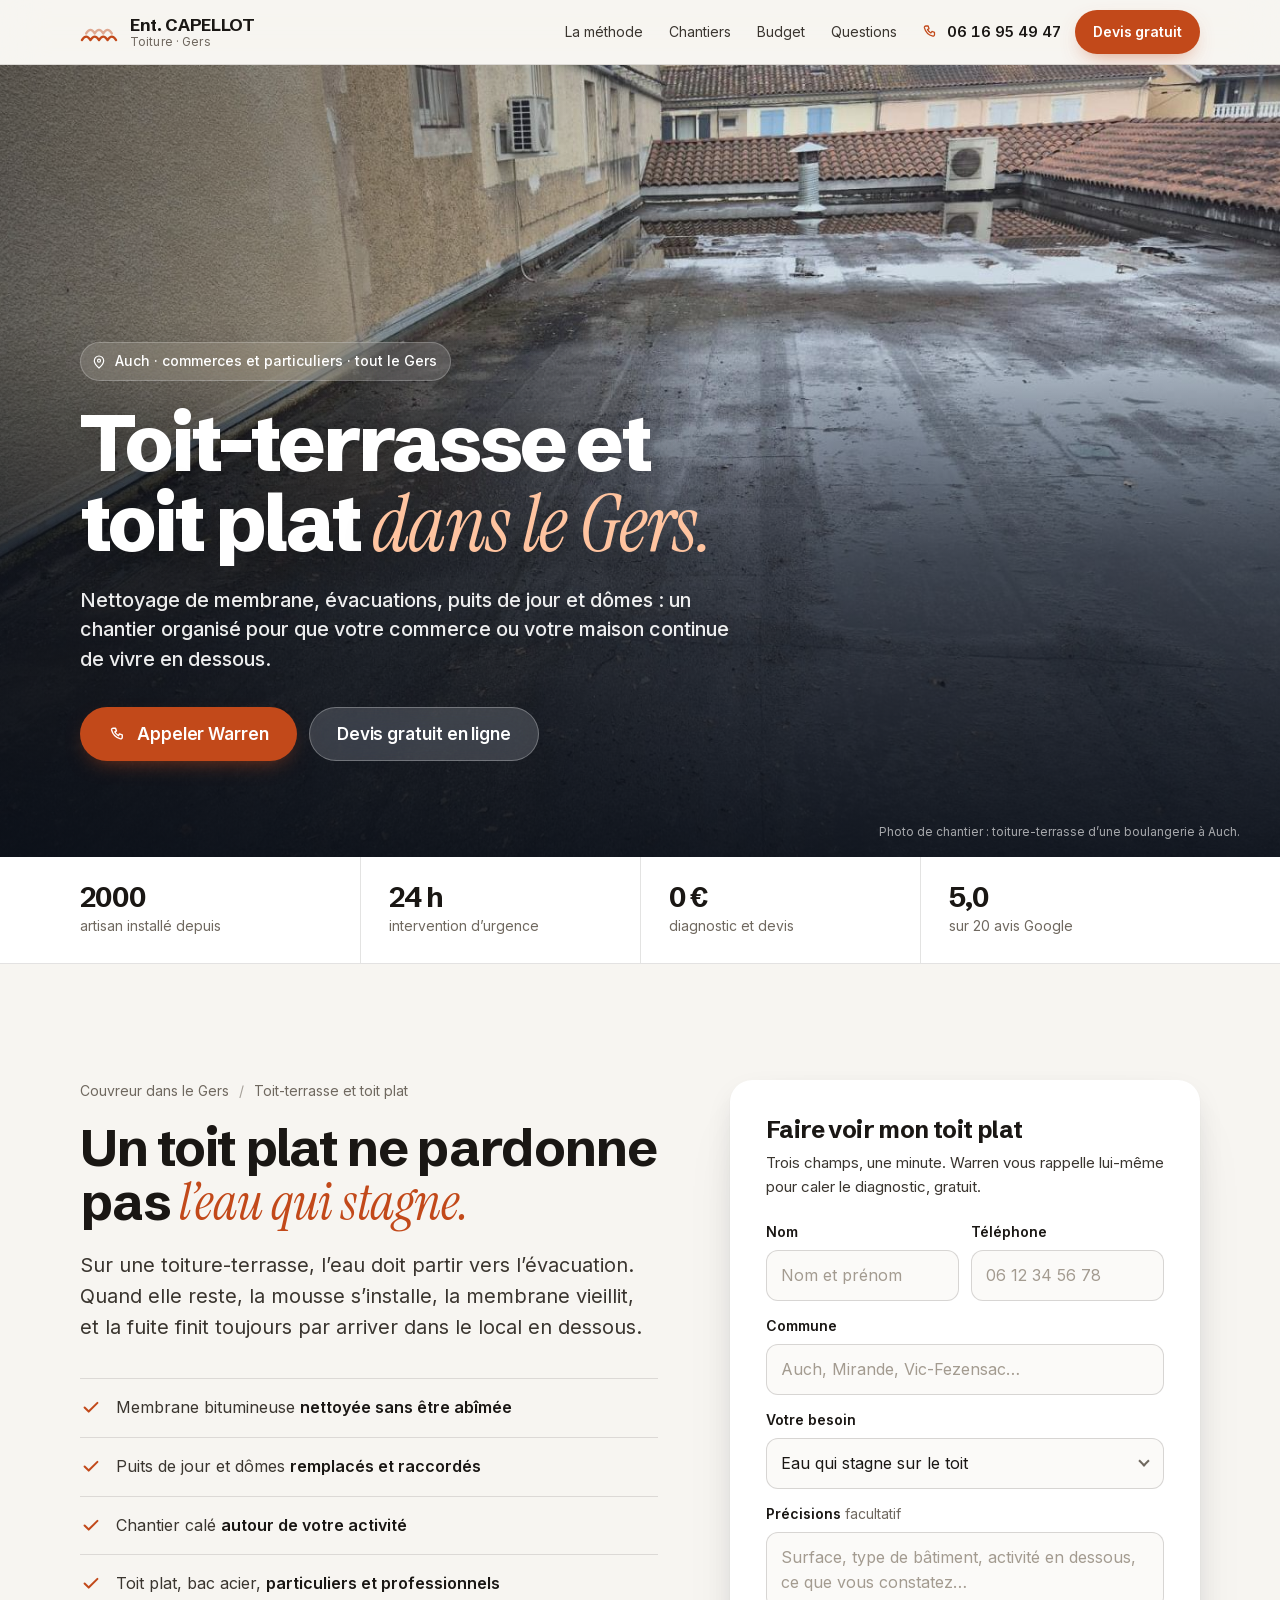
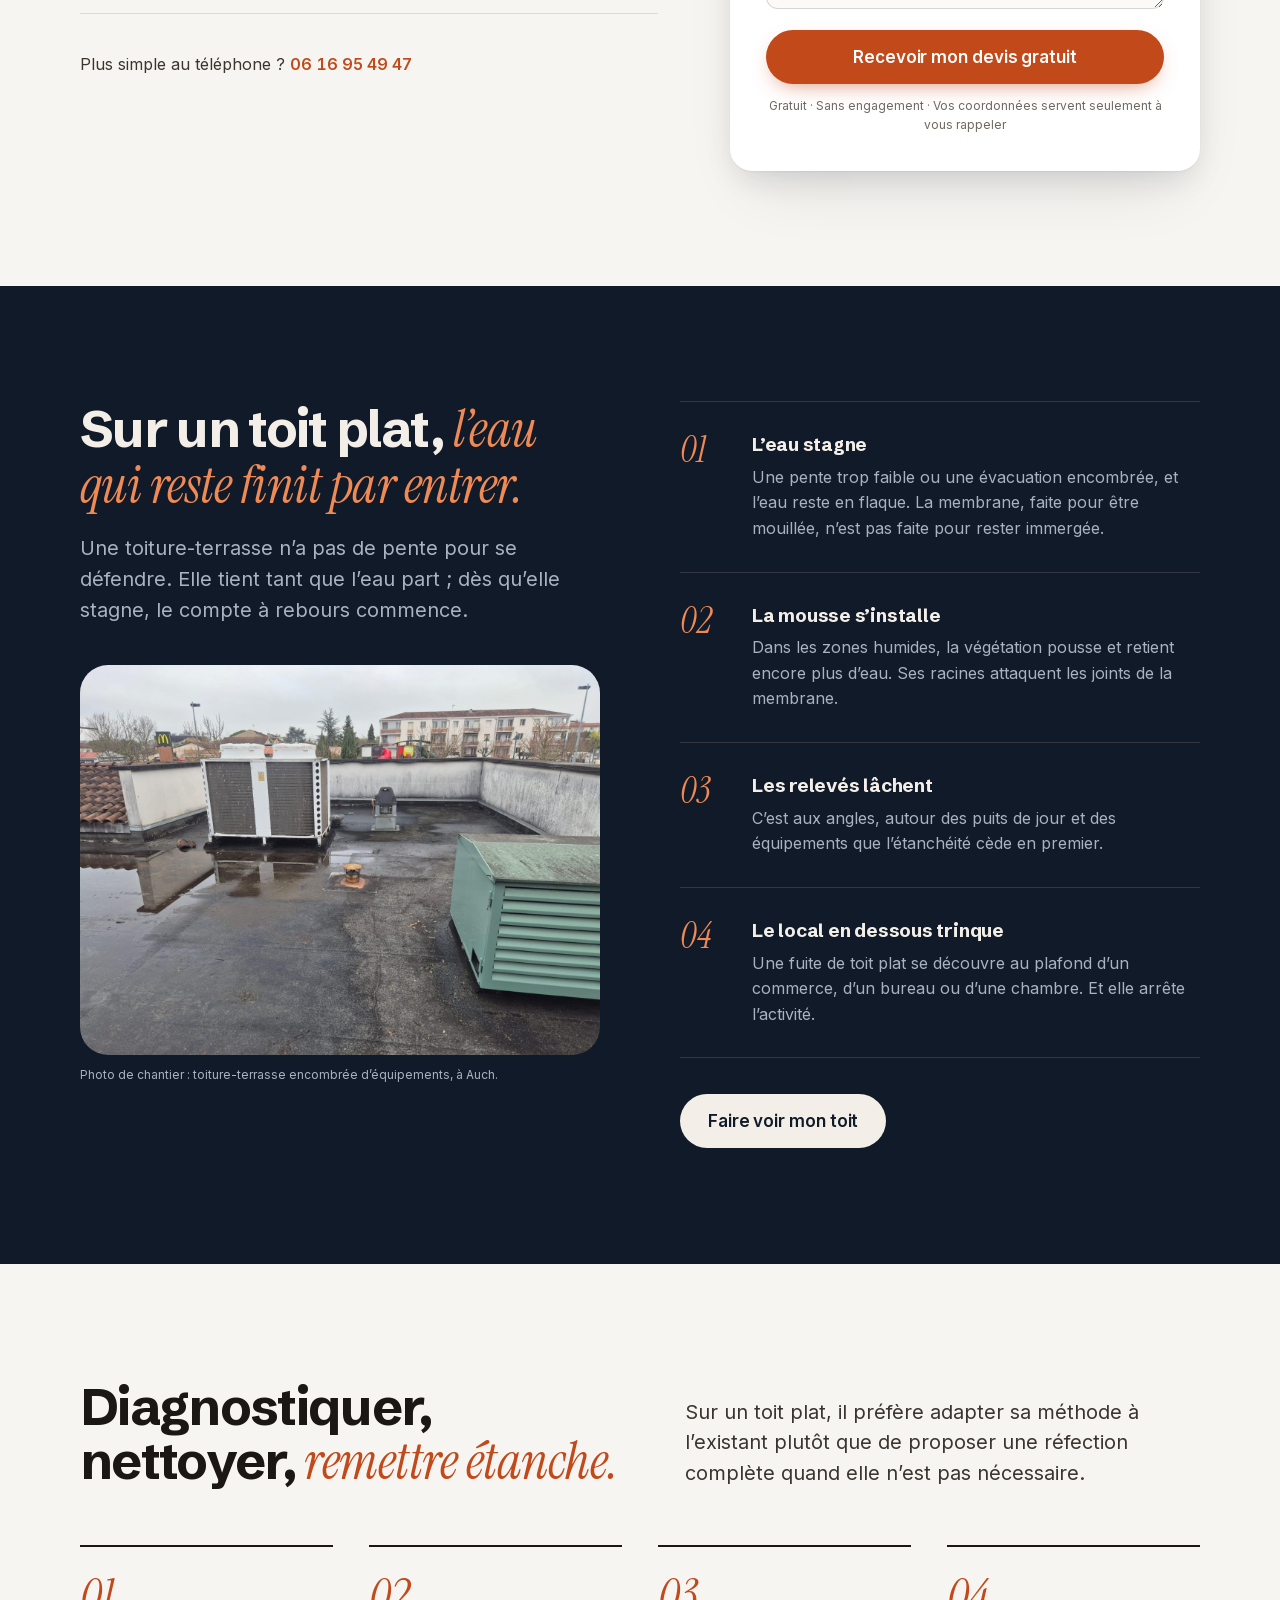
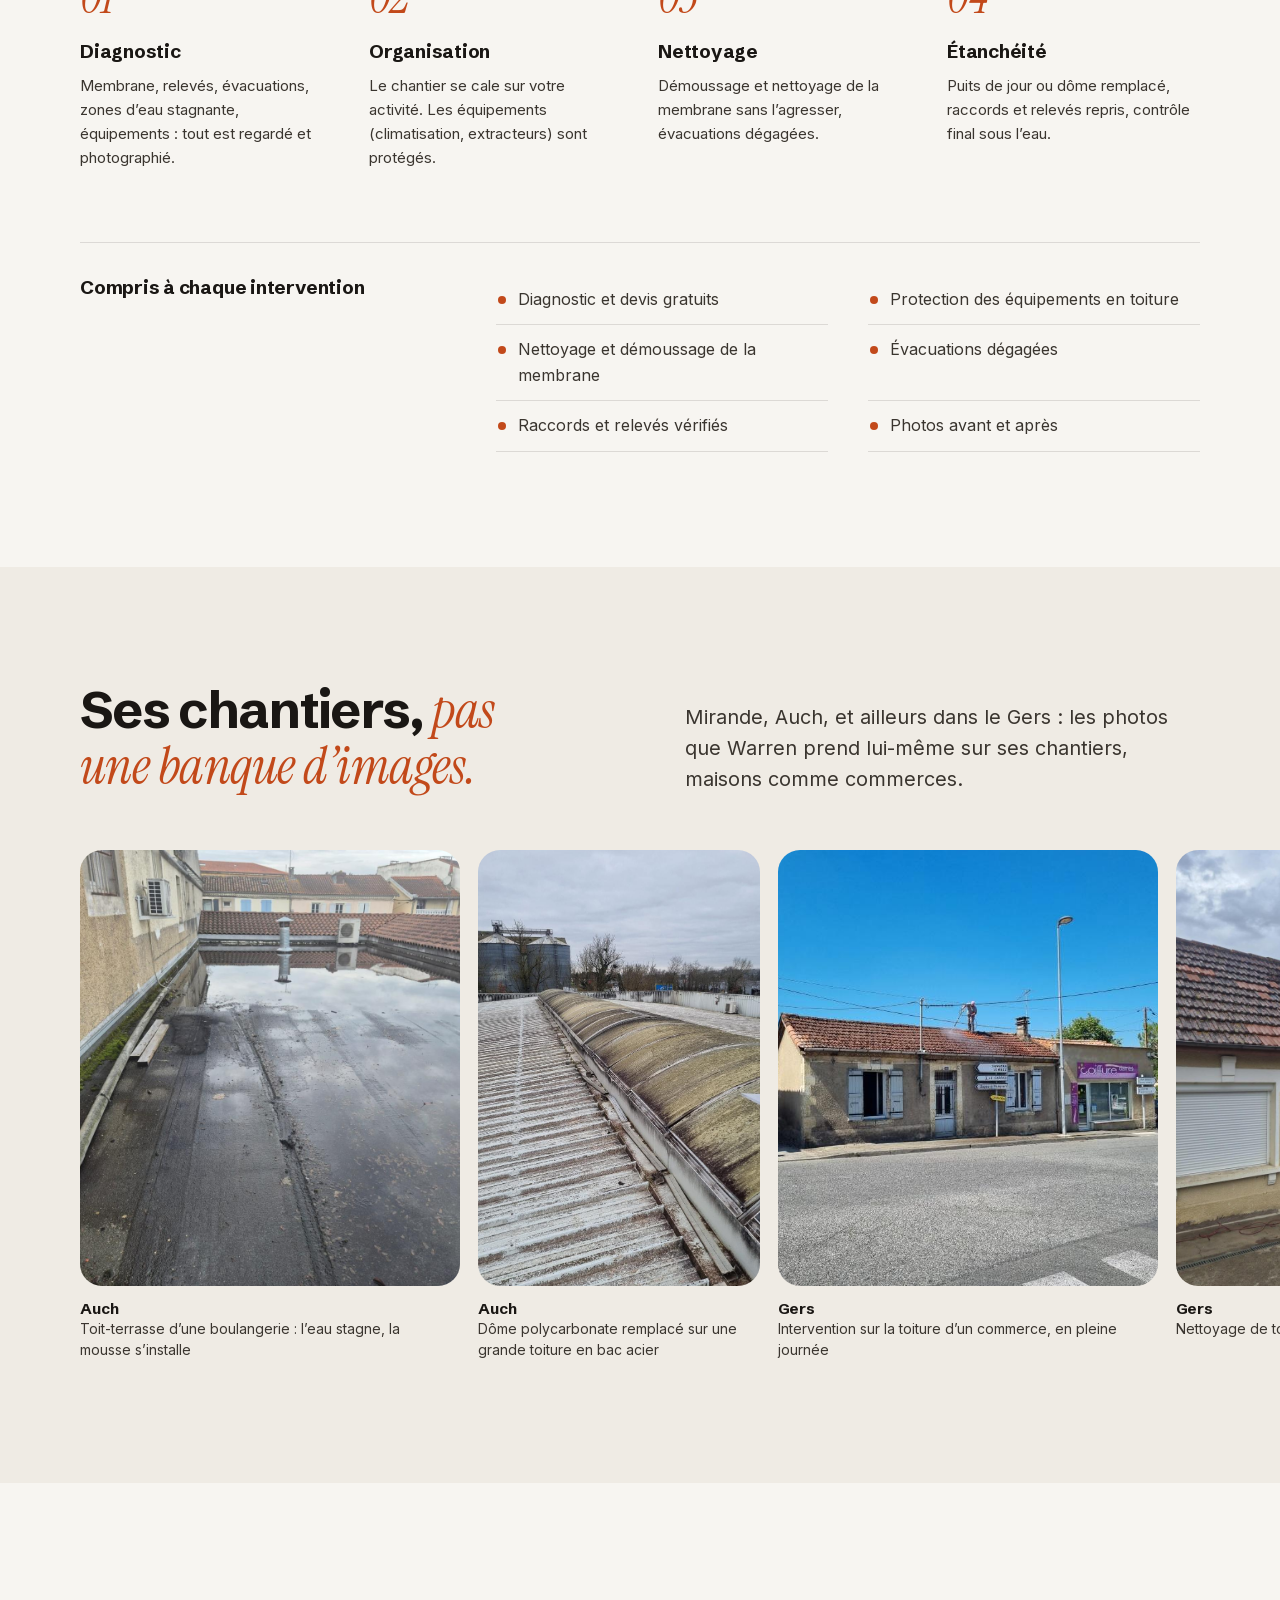
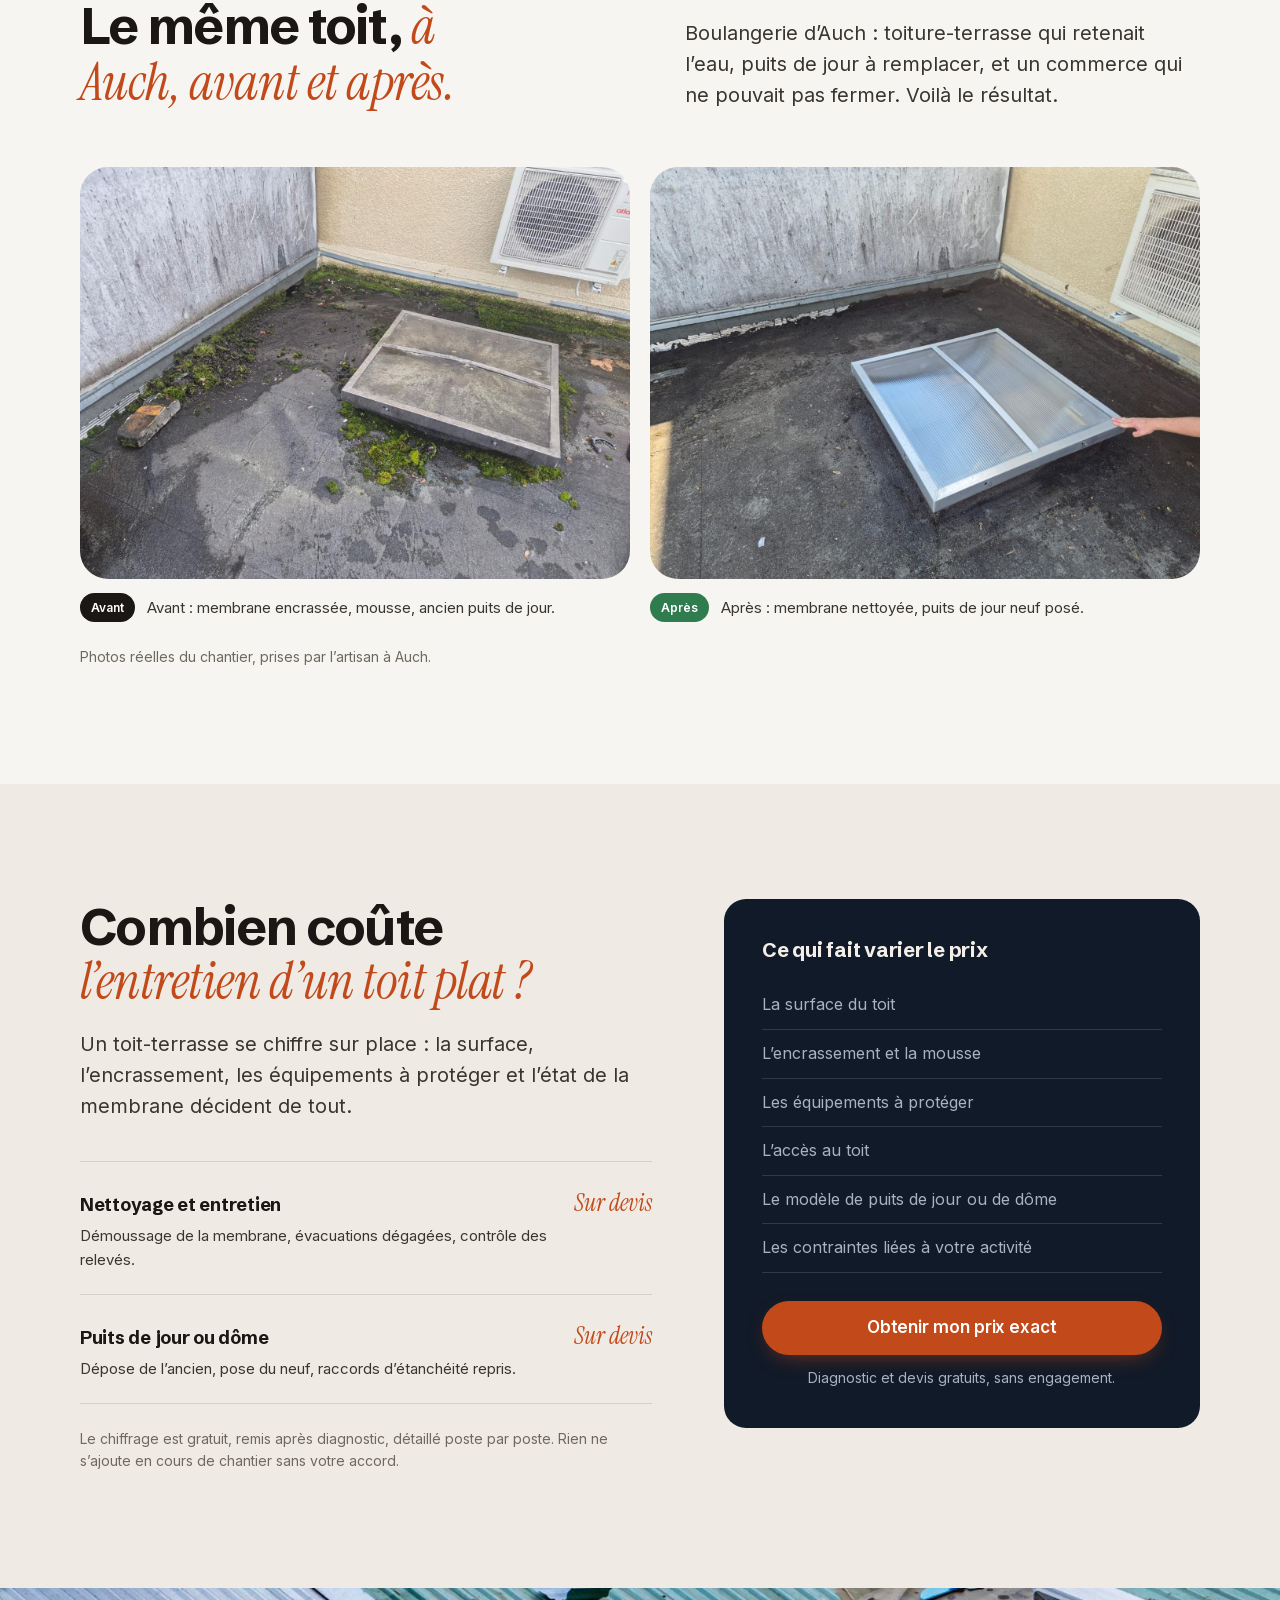
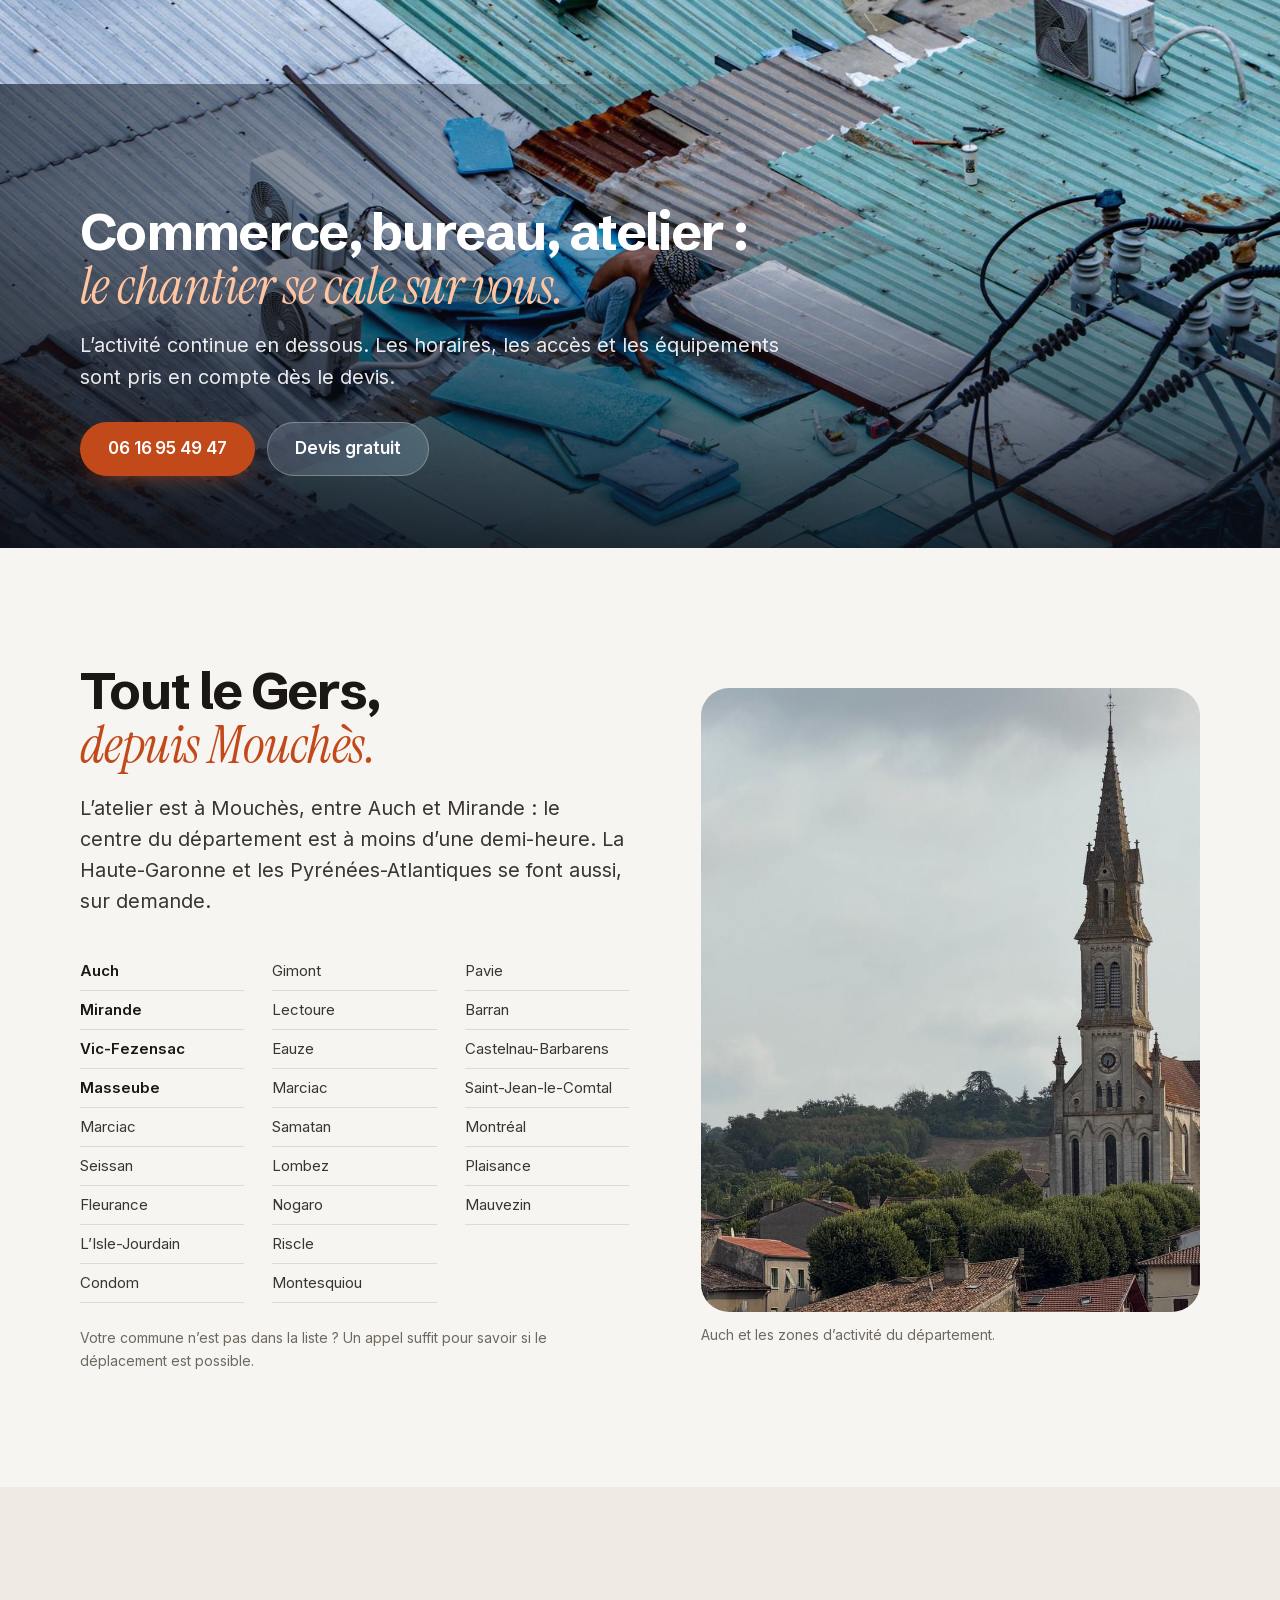
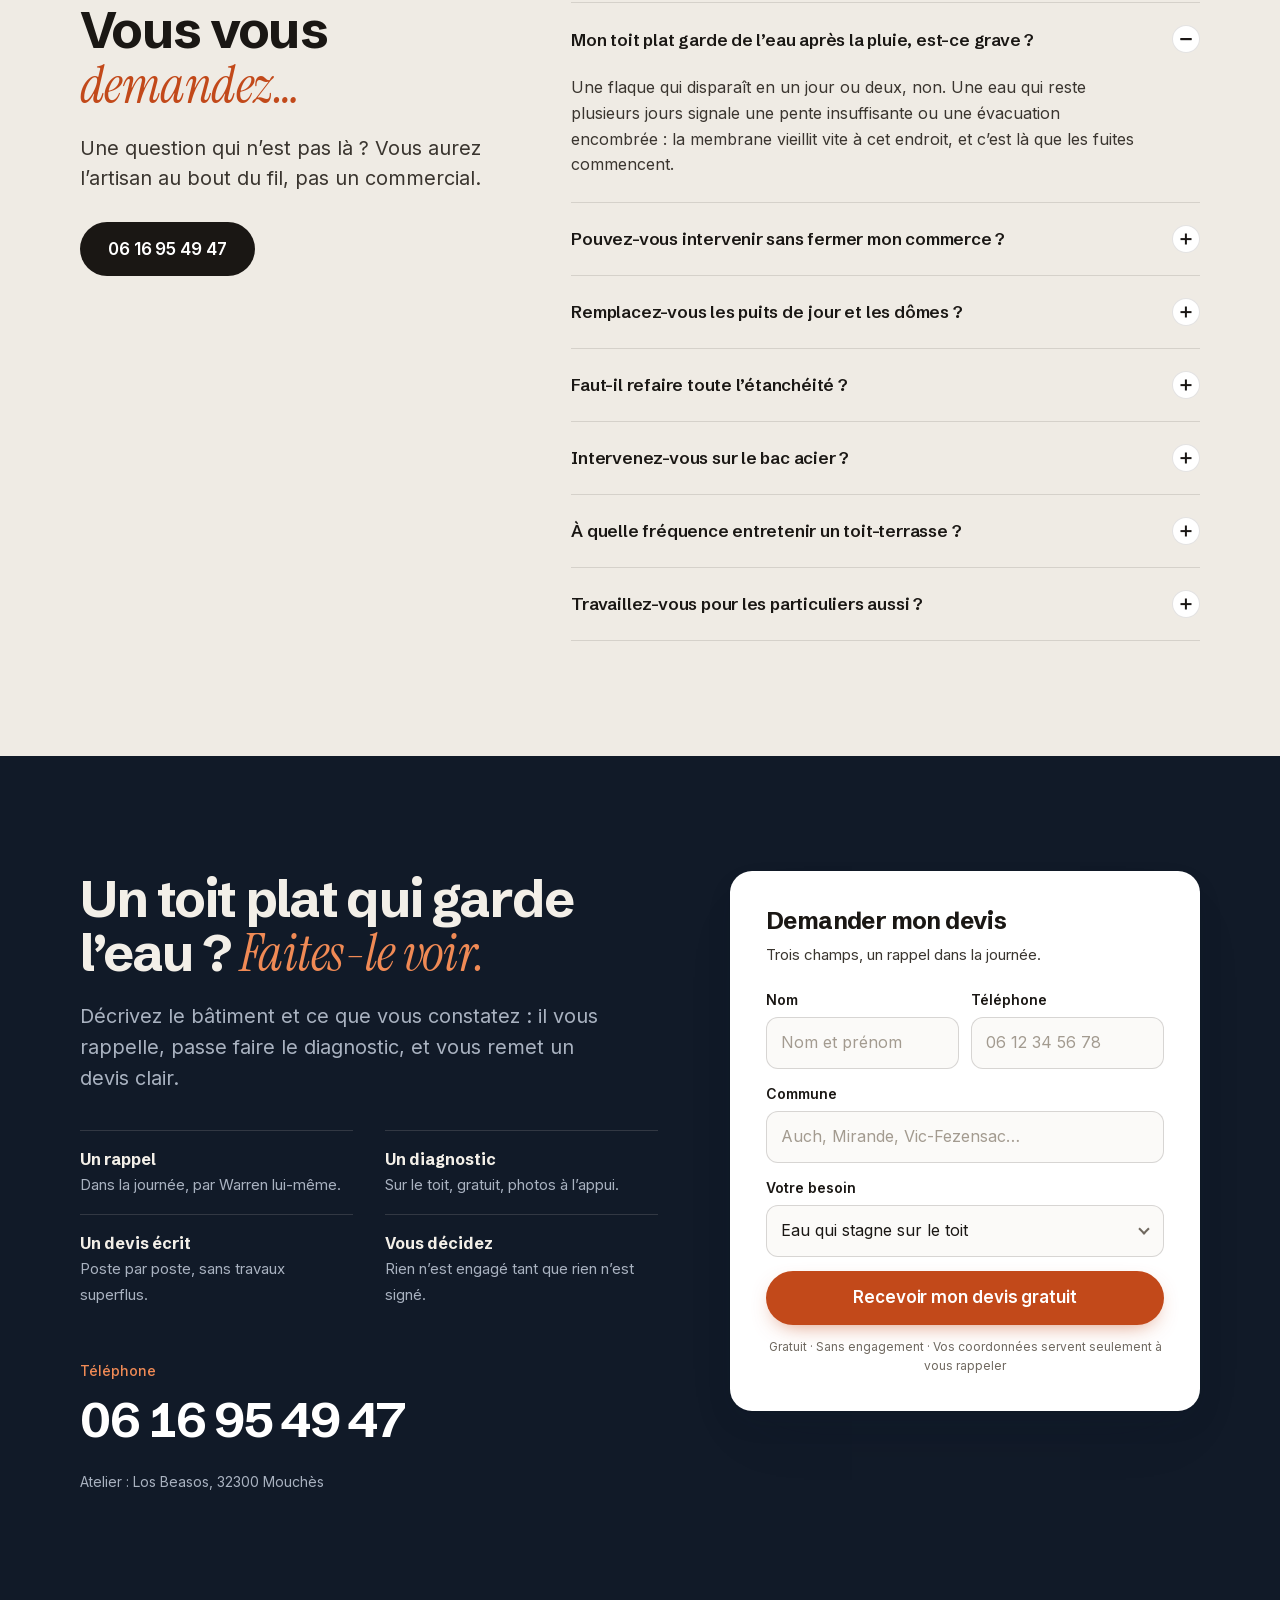
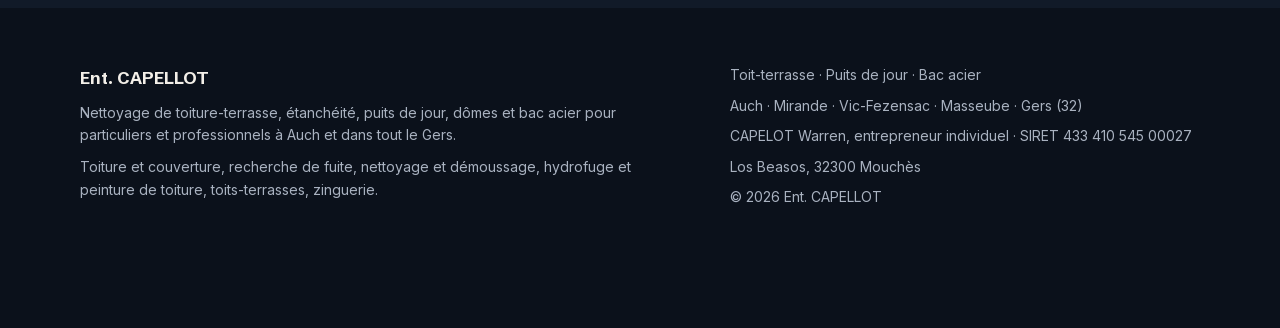
<file: toiture-terrasse-gers/index.html>
<!DOCTYPE html>
<html lang="fr">
<head>
<meta charset="UTF-8" />
<meta name="viewport" content="width=device-width, initial-scale=1, viewport-fit=cover" />
<title>Toiture-terrasse et toit plat dans le Gers | Ent. CAPELLOT</title>
<meta name="description" content="Toit-terrasse à Auch et dans le Gers&nbsp;: nettoyage de membrane, eau stagnante, puits de jour et dômes, bac acier. Pour particuliers et commerces, devis gratuit." />
<meta name="robots" content="noindex, nofollow" />
<link rel="canonical" href="https://capellot.fr/toiture-terrasse-gers/" />
<meta property="og:type" content="website" />
<meta property="og:locale" content="fr_FR" />
<meta property="og:title" content="Toit-terrasse à Auch&nbsp;: nettoyage, étanchéité, puits de jour" />
<meta property="og:description" content="Eau stagnante, membrane encrassée, puits de jour à changer. Chantier organisé pour que l’activité continue." />
<meta property="og:url" content="https://capellot.fr/toiture-terrasse-gers/" />
<meta property="og:image" content="https://capellot.fr/assets/img/hero-terrasse.jpg" />
<meta name="theme-color" content="#111a28" />
<meta name="geo.region" content="FR-32" />
<meta name="geo.placename" content="Auch" />
<link rel="icon" href="../assets/favicon.svg" type="image/svg+xml" />
<link rel="preload" href="../assets/fonts/SchibstedGrotesk-normal-latin.woff2" as="font" type="font/woff2" crossorigin />
<link rel="stylesheet" href="../assets/styles.css?v=7" />

<script>
window.ADS_GTAG = 'AW-18495969939';
if (window.ADS_GTAG.indexOf('XXXX') === -1) {
  var s = document.createElement('script'); s.async = true;
  s.src = 'https://www.googletagmanager.com/gtag/js?id=' + window.ADS_GTAG;
  document.head.appendChild(s);
  window.dataLayer = window.dataLayer || [];
  function gtag(){dataLayer.push(arguments);}
  gtag('js', new Date());
  gtag('config', window.ADS_GTAG);
}
window.ADS_CONVERSION = 'AW-18495969939/ahS8CKqspaIdEJO1yPNE';
window.ADS_CONVERSION_APPEL = 'AW-18495969939/I_4ACN-rpaIdEJO1yPNE';
</script>

<script type="application/ld+json">
{
  "@context": "https://schema.org",
  "@type": "RoofingContractor",
  "@id": "https://capellot.fr/toiture-terrasse-gers/#business",
  "name": "Ent. CAPELLOT",
  "alternateName": "CAPELOT Warren · Sud Ouest Nettoyage",
  "url": "https://capellot.fr/toiture-terrasse-gers/",
  "telephone": "+33616954947",
  "image": "https://capellot.fr/assets/img/hero-terrasse.jpg",
  "priceRange": "€€",
  "foundingDate": "2000",
  "slogan": "Un toit plat se surveille, ou il se refait.",
  "description": "Nettoyage et démoussage de toiture-terrasse, étanchéité de membrane bitumineuse, remplacement de puits de jour et de dômes, toitures en bac acier à Auch et dans tout le Gers.",
  "address": {"@type":"PostalAddress","streetAddress":"Los Beasos","addressLocality":"Mouchès","postalCode":"32300","addressRegion":"Occitanie","addressCountry":"FR"},
  "geo": {"@type":"GeoCoordinates","latitude":43.558264,"longitude":0.411875},
  "areaServed": [{"@type":"City","name":"Auch"},{"@type":"City","name":"Mirande"},{"@type":"City","name":"Vic-Fezensac"},{"@type":"City","name":"Masseube"},{"@type":"City","name":"Marciac"},{"@type":"City","name":"Seissan"},{"@type":"City","name":"Fleurance"},{"@type":"City","name":"L'Isle-Jourdain"},{"@type":"City","name":"Condom"},{"@type":"City","name":"Gimont"},{"@type":"City","name":"Lectoure"},{"@type":"City","name":"Eauze"},{"@type":"City","name":"Marciac"},{"@type":"City","name":"Samatan"},{"@type":"City","name":"Lombez"},{"@type":"City","name":"Nogaro"}],
  "hasOfferCatalog": {"@type":"OfferCatalog","name":"Toitures-terrasses et toits plats","itemListElement":[{"@type":"Offer","itemOffered":{"@type":"Service","name":"Nettoyage et démoussage de toit plat"}},{"@type":"Offer","itemOffered":{"@type":"Service","name":"Traitement des zones d'eau stagnante"}},{"@type":"Offer","itemOffered":{"@type":"Service","name":"Remplacement de puits de jour"}},{"@type":"Offer","itemOffered":{"@type":"Service","name":"Remplacement de dôme polycarbonate"}},{"@type":"Offer","itemOffered":{"@type":"Service","name":"Toitures en bac acier"}},{"@type":"Offer","itemOffered":{"@type":"Service","name":"Vérification des relevés et évacuations"}}]}
}
</script>
<script type="application/ld+json">
{"@context":"https://schema.org","@type":"FAQPage","mainEntity":[{"@type":"Question","name":"Mon toit plat garde de l'eau après la pluie, est-ce grave ?","acceptedAnswer":{"@type":"Answer","text":"Une flaque qui disparaît en un jour ou deux, non. Une eau qui reste plusieurs jours signale une pente insuffisante ou une évacuation encombrée : la membrane vieillit vite à cet endroit, et c'est là que les fuites commencent."}},{"@type":"Question","name":"Pouvez-vous intervenir sans fermer mon commerce ?","acceptedAnswer":{"@type":"Answer","text":"Oui, c'est la règle. Le chantier est organisé autour de vos horaires, les équipements sont protégés, et rien ne tombe à l'intérieur."}},{"@type":"Question","name":"Remplacez-vous les puits de jour et les dômes ?","acceptedAnswer":{"@type":"Answer","text":"Oui : puits de jour aluminium, lanterneaux, dômes en polycarbonate sur toit plat ou bac acier, avec reprise des raccords d'étanchéité."}},{"@type":"Question","name":"Faut-il refaire toute l'étanchéité ?","acceptedAnswer":{"@type":"Answer","text":"Pas forcément. Une membrane encore saine se nettoie et se répare localement. La réfection complète ne se propose que quand elle est vraiment nécessaire."}},{"@type":"Question","name":"Intervenez-vous sur le bac acier ?","acceptedAnswer":{"@type":"Answer","text":"Oui, y compris sur de grandes surfaces de bâtiments d'activité, avec les protections antichute adaptées."}},{"@type":"Question","name":"À quelle fréquence entretenir un toit-terrasse ?","acceptedAnswer":{"@type":"Answer","text":"Un contrôle par an et un nettoyage dès que la mousse apparaît. Les évacuations, elles, se vérifient après chaque automne."}},{"@type":"Question","name":"Travaillez-vous pour les particuliers aussi ?","acceptedAnswer":{"@type":"Answer","text":"Oui : terrasses accessibles, garages, extensions à toit plat. Même méthode, même devis gratuit."}}]}
</script>
</head>
<body data-lp="terrasse_gers" data-page="Toit-terrasse et toit plat">

<header class="topbar">
  <div class="wrap topbar-in">
    <a href="#top" class="brand" aria-label="Ent. CAPELLOT">
      <svg class="brand-mark" viewBox="0 0 40 24" fill="none" aria-hidden="true"><path d="M2 20c3-5 6-5 9 0M11 20c3-5 6-5 9 0M20 20c3-5 6-5 9 0M29 20c3-5 6-5 9 0" stroke="currentColor" stroke-width="2.4" stroke-linecap="round"/><path d="M6.5 13c3-5 6-5 9 0M15.5 13c3-5 6-5 9 0M24.5 13c3-5 6-5 9 0" stroke="currentColor" stroke-width="2.4" stroke-linecap="round" opacity=".45"/></svg>
      <span class="brand-txt"><b>Ent. CAPELLOT</b><span>Toiture · Gers</span></span>
    </a>
    <nav class="topnav" aria-label="Sections de la page">
      <a href="#methode">La méthode</a>
      <a href="#chantiers">Chantiers</a>
      <a href="#prix">Budget</a>
      <a href="#faq">Questions</a>
    </nav>
    <div class="topbar-cta">
      <a href="tel:+33616954947" class="tb-tel js-tel">
        <svg viewBox="0 0 24 24" fill="none" aria-hidden="true"><path d="M6.5 4h3l1.2 3.5-2 1.3a11 11 0 0 0 4.5 4.5l1.3-2 3.5 1.2v3a2 2 0 0 1-2.2 2A15.5 15.5 0 0 1 4.5 6.2 2 2 0 0 1 6.5 4Z" stroke="currentColor" stroke-width="1.7" stroke-linejoin="round"/></svg>
        <span>06 16 95 49 47</span>
      </a>
      <a href="#devis" class="btn btn-accent btn-sm">Devis gratuit</a>
    </div>
  </div>
</header>

<main id="top">

<section class="hero">
  <img class="hero-bg" src="../assets/img/hero-terrasse.jpg" alt="Toiture-terrasse en membrane bitumineuse avec eau stagnante, à Auch"
       srcset="../assets/img/hero-terrasse-mob.jpg 900w, ../assets/img/hero-terrasse.jpg 1920w" sizes="100vw"
       fetchpriority="high" width="1920" height="1050" />
  <div class="hero-scrim" aria-hidden="true"></div>
  <div class="wrap hero-in">
    <p class="hero-pin">
      <svg viewBox="0 0 24 24" fill="none" aria-hidden="true"><path d="M12 21s7-6.3 7-11a7 7 0 1 0-14 0c0 4.7 7 11 7 11Z" stroke="currentColor" stroke-width="1.8"/><circle cx="12" cy="10" r="2.2" stroke="currentColor" stroke-width="1.8"/></svg>
      Auch · commerces et particuliers · tout le Gers
    </p>
    <h1>Toit-terrasse et toit plat <em>dans le Gers.</em></h1>
    <p class="hero-sub">Nettoyage de membrane, évacuations, puits de jour et dômes&nbsp;: un chantier organisé pour que votre commerce ou votre maison continue de vivre en dessous.</p>
    <div class="hero-cta">
      <a href="tel:+33616954947" class="btn btn-accent btn-lg js-tel">
        <svg viewBox="0 0 24 24" fill="none" aria-hidden="true"><path d="M6.5 4h3l1.2 3.5-2 1.3a11 11 0 0 0 4.5 4.5l1.3-2 3.5 1.2v3a2 2 0 0 1-2.2 2A15.5 15.5 0 0 1 4.5 6.2 2 2 0 0 1 6.5 4Z" stroke="currentColor" stroke-width="1.8" stroke-linejoin="round"/></svg>
        Appeler Warren
      </a>
      <a href="#devis" class="btn btn-glass btn-lg">Devis gratuit en ligne</a>
    </div>
  </div>
  <p class="hero-cap">Photo de chantier&nbsp;: toiture-terrasse d’une boulangerie à Auch.</p>
</section>

<div class="proofs">
  <div class="wrap proofs-in">
    <div class="proof"><b>2000</b><span>artisan installé depuis</span></div>
    <div class="proof"><b>24 h</b><span>intervention d’urgence</span></div>
    <div class="proof"><b>0 €</b><span>diagnostic et devis</span></div>
    <div class="proof"><b>5,0</b><span>sur 20 avis Google</span></div>
  </div>
</div>

<section class="sec" id="devis">
  <div class="wrap devis-grid">
    <div class="devis-copy">
      <p class="crumb">Couvreur dans le Gers <span aria-hidden="true">/</span> Toit-terrasse et toit plat</p>
      <h2 class="h2">Un toit plat ne pardonne pas <em>l’eau qui stagne.</em></h2>
      <p class="lead">Sur une toiture-terrasse, l’eau doit partir vers l’évacuation. Quand elle reste, la mousse s’installe, la membrane vieillit, et la fuite finit toujours par arriver dans le local en dessous.</p>
      <ul class="checks">
        <li><svg viewBox="0 0 24 24" fill="none" aria-hidden="true"><path d="m5 12.5 4.5 4.5L19 7.5" stroke="currentColor" stroke-width="2.2" stroke-linecap="round" stroke-linejoin="round"/></svg><span>Membrane bitumineuse <b>nettoyée sans être abîmée</b></span></li>
        <li><svg viewBox="0 0 24 24" fill="none" aria-hidden="true"><path d="m5 12.5 4.5 4.5L19 7.5" stroke="currentColor" stroke-width="2.2" stroke-linecap="round" stroke-linejoin="round"/></svg><span>Puits de jour et dômes <b>remplacés et raccordés</b></span></li>
        <li><svg viewBox="0 0 24 24" fill="none" aria-hidden="true"><path d="m5 12.5 4.5 4.5L19 7.5" stroke="currentColor" stroke-width="2.2" stroke-linecap="round" stroke-linejoin="round"/></svg><span>Chantier calé <b>autour de votre activité</b></span></li>
        <li><svg viewBox="0 0 24 24" fill="none" aria-hidden="true"><path d="m5 12.5 4.5 4.5L19 7.5" stroke="currentColor" stroke-width="2.2" stroke-linecap="round" stroke-linejoin="round"/></svg><span>Toit plat, bac acier, <b>particuliers et professionnels</b></span></li>
      </ul>
      <a class="call-line js-tel" href="tel:+33616954947">Plus simple au téléphone&nbsp;? <b>06 16 95 49 47</b></a>
    </div>
    <div class="form-card">
      <h2 class="form-title">Faire voir mon toit plat</h2>
      <p class="form-intro">Trois champs, une minute. Warren vous rappelle lui-même pour caler le diagnostic, gratuit.</p>
      <form class="js-devis" id="devis-form" novalidate>
        <input type="hidden" name="access_key" value="ff88c99c-a580-47b3-bea4-ade11e94bd78" />
        <input type="checkbox" name="botcheck" tabindex="-1" autocomplete="off" class="hp" aria-hidden="true" />
                <div class="row2">
          <div class="field"><label for="nom">Nom</label><input id="nom" name="nom" type="text" required autocomplete="name" placeholder="Nom et prénom" /></div>
          <div class="field"><label for="tel">Téléphone</label><input id="tel" name="tel" type="tel" required autocomplete="tel" inputmode="tel" placeholder="06 12 34 56 78" /></div>
        </div>
        <div class="field"><label for="ville">Commune</label><input id="ville" name="ville" type="text" required autocomplete="address-level2" placeholder="Auch, Mirande, Vic-Fezensac…" /></div>
        <div class="field"><label for="besoin">Votre besoin</label>
          <div class="select"><select id="besoin" name="besoin">
                <option>Eau qui stagne sur le toit</option>
                <option>Membrane encrassée, mousse</option>
                <option>Fuite sous un toit plat</option>
                <option>Puits de jour ou dôme à remplacer</option>
                <option>Toiture en bac acier</option>
                <option>Je ne sais pas, je veux un avis</option>
          </select></div>
        </div>
        <div class="field"><label for="message">Précisions <span class="opt">facultatif</span></label>
          <textarea id="message" name="message" rows="2" placeholder="Surface, type de bâtiment, activité en dessous, ce que vous constatez…"></textarea></div>
        <button type="submit" class="btn btn-accent btn-lg btn-block">Recevoir mon devis gratuit</button>
        <p class="form-note">Gratuit · Sans engagement · Vos coordonnées servent seulement à vous rappeler</p>
        <div class="form-success" role="status"><b>Demande bien reçue.</b> Warren vous rappelle dans la journée. <a href="tel:+33616954947" class="js-tel">Plus pressé&nbsp;? 06 16 95 49 47</a></div>
        <div class="form-error" role="alert">L’envoi n’a pas abouti. Appelez directement le <a href="tel:+33616954947" class="js-tel">06 16 95 49 47</a>.</div>
      </form>
    </div>
  </div>
</section>

<section class="sec sec-night" id="enjeu">
  <div class="wrap enjeu-grid">
    <div class="enjeu-head">
      <h2 class="h2">Sur un toit plat, <em>l’eau qui reste finit par entrer.</em></h2>
      <p class="lead">Une toiture-terrasse n’a pas de pente pour se défendre. Elle tient tant que l’eau part&nbsp;; dès qu’elle stagne, le compte à rebours commence.</p>
      <figure class="enjeu-img">
        <img src="../assets/img/chantier-auch-clim.jpg" alt="Toiture-terrasse avec groupes de climatisation et zones d’eau stagnante à Auch" loading="lazy" width="1400" height="1050" />
        <figcaption>Photo de chantier&nbsp;: toiture-terrasse encombrée d’équipements, à Auch.</figcaption>
      </figure>
    </div>
    <div class="risks">
      <div class="risk"><span class="n">01</span><div><h3>L’eau stagne</h3><p>Une pente trop faible ou une évacuation encombrée, et l’eau reste en flaque. La membrane, faite pour être mouillée, n’est pas faite pour rester immergée.</p></div></div>
        <div class="risk"><span class="n">02</span><div><h3>La mousse s’installe</h3><p>Dans les zones humides, la végétation pousse et retient encore plus d’eau. Ses racines attaquent les joints de la membrane.</p></div></div>
        <div class="risk"><span class="n">03</span><div><h3>Les relevés lâchent</h3><p>C’est aux angles, autour des puits de jour et des équipements que l’étanchéité cède en premier.</p></div></div>
        <div class="risk"><span class="n">04</span><div><h3>Le local en dessous trinque</h3><p>Une fuite de toit plat se découvre au plafond d’un commerce, d’un bureau ou d’une chambre. Et elle arrête l’activité.</p></div></div>
      <a href="#devis" class="btn btn-light btn-lg">Faire voir mon toit</a>
    </div>
  </div>
</section>

<section class="sec" id="methode">
  <div class="wrap">
    <div class="head-row">
      <h2 class="h2">Diagnostiquer, nettoyer, <em>remettre étanche.</em></h2>
      <p class="lead">Sur un toit plat, il préfère adapter sa méthode à l’existant plutôt que de proposer une réfection complète quand elle n’est pas nécessaire.</p>
    </div>
    <ol class="steps">
      <li class="step"><span class="n">01</span><h3>Diagnostic</h3><p>Membrane, relevés, évacuations, zones d’eau stagnante, équipements&nbsp;: tout est regardé et photographié.</p></li>
      <li class="step"><span class="n">02</span><h3>Organisation</h3><p>Le chantier se cale sur votre activité. Les équipements (climatisation, extracteurs) sont protégés.</p></li>
      <li class="step"><span class="n">03</span><h3>Nettoyage</h3><p>Démoussage et nettoyage de la membrane sans l’agresser, évacuations dégagées.</p></li>
      <li class="step"><span class="n">04</span><h3>Étanchéité</h3><p>Puits de jour ou dôme remplacé, raccords et relevés repris, contrôle final sous l’eau.</p></li>
    </ol>
    <div class="incl">
      <h3>Compris à chaque intervention</h3>
      <ul>
        <li>Diagnostic et devis gratuits</li>
        <li>Protection des équipements en toiture</li>
        <li>Nettoyage et démoussage de la membrane</li>
        <li>Évacuations dégagées</li>
        <li>Raccords et relevés vérifiés</li>
        <li>Photos avant et après</li>
      </ul>
    </div>
  </div>
</section>

<section class="sec sec-tint" id="chantiers">
  <div class="wrap head-row">
    <h2 class="h2">Ses chantiers, <em>pas une banque d’images.</em></h2>
    <p class="lead">Mirande, Auch, et ailleurs dans le Gers&nbsp;: les photos que Warren prend lui-même sur ses chantiers, maisons comme commerces.</p>
  </div>
  <div class="ch-rail" tabindex="0" aria-label="Photos de chantiers, faire défiler">
      <figure class="ch"><img src="../assets/img/chantier-auch-terrasse.jpg" alt="Auch&nbsp;: Toit-terrasse d’une boulangerie&nbsp;: l’eau stagne, la mousse s’installe" loading="lazy" /><figcaption><b>Auch</b>Toit-terrasse d’une boulangerie&nbsp;: l’eau stagne, la mousse s’installe</figcaption></figure>
      <figure class="ch ch-tall"><img src="../assets/img/chantier-auch-bac-acier.jpg" alt="Auch&nbsp;: Dôme polycarbonate remplacé sur une grande toiture en bac acier" loading="lazy" /><figcaption><b>Auch</b>Dôme polycarbonate remplacé sur une grande toiture en bac acier</figcaption></figure>
      <figure class="ch"><img src="../assets/img/chantier-commerce.jpg" alt="Gers&nbsp;: Intervention sur la toiture d’un commerce, en pleine journée" loading="lazy" /><figcaption><b>Gers</b>Intervention sur la toiture d’un commerce, en pleine journée</figcaption></figure>
      <figure class="ch"><img src="../assets/img/chantier-nettoyage-maison.jpg" alt="Gers&nbsp;: Nettoyage de toiture et de façade à basse pression" loading="lazy" /><figcaption><b>Gers</b>Nettoyage de toiture et de façade à basse pression</figcaption></figure>
      <figure class="ch ch-tall"><img src="../assets/img/chantier-mirande-toiture.jpg" alt="Mirande&nbsp;: Rénovation de toiture en tuiles et reprise des avant-toits" loading="lazy" /><figcaption><b>Mirande</b>Rénovation de toiture en tuiles et reprise des avant-toits</figcaption></figure>
      <figure class="ch"><img src="../assets/img/chantier-mirande-pignon.jpg" alt="Mirande&nbsp;: La même maison&nbsp;: pignon et façade repris après la toiture" loading="lazy" /><figcaption><b>Mirande</b>La même maison&nbsp;: pignon et façade repris après la toiture</figcaption></figure>
  </div>
</section>

<section class="sec" id="resultat">
  <div class="wrap">
    <div class="head-row">
      <h2 class="h2">Le même toit, <em>à Auch, avant et après.</em></h2>
      <p class="lead">Boulangerie d’Auch&nbsp;: toiture-terrasse qui retenait l’eau, puits de jour à remplacer, et un commerce qui ne pouvait pas fermer. Voilà le résultat.</p>
    </div>
    <div class="duo">
      <figure class="shot">
        <img src="../assets/img/chantier-auch-mousse.jpg" alt="Toiture-terrasse encrassée et moussue autour d’un ancien puits de jour, à Auch" loading="lazy" width="1400" height="1050" />
        <figcaption><span class="tag">Avant</span>Avant&nbsp;: membrane encrassée, mousse, ancien puits de jour.</figcaption>
      </figure>
      <figure class="shot">
        <img src="../assets/img/chantier-auch-lanterneau.jpg" alt="Puits de jour neuf en aluminium posé sur une toiture-terrasse nettoyée, à Auch" loading="lazy" width="1400" height="1050" />
        <figcaption><span class="tag tag-ok">Après</span>Après&nbsp;: membrane nettoyée, puits de jour neuf posé.</figcaption>
      </figure>
    </div>
    <p class="note">Photos réelles du chantier, prises par l’artisan à Auch.</p>
  </div>
</section>

<section class="sec sec-tint" id="prix">
  <div class="wrap prix-grid">
    <div>
      <h2 class="h2">Combien coûte <em>l’entretien d’un toit plat&nbsp;?</em></h2>
      <p class="lead">Un toit-terrasse se chiffre sur place&nbsp;: la surface, l’encrassement, les équipements à protéger et l’état de la membrane décident de tout.</p>
      <div class="prows">
        <div class="prow"><div><b>Nettoyage et entretien</b><p>Démoussage de la membrane, évacuations dégagées, contrôle des relevés.</p></div><span class="pval">Sur devis</span></div>
        <div class="prow"><div><b>Puits de jour ou dôme</b><p>Dépose de l’ancien, pose du neuf, raccords d’étanchéité repris.</p></div><span class="pval">Sur devis</span></div>
      </div>
      <p class="note">Le chiffrage est gratuit, remis après diagnostic, détaillé poste par poste. Rien ne s’ajoute en cours de chantier sans votre accord.</p>
    </div>
    <aside class="prix-panel">
      <h3>Ce qui fait varier le prix</h3>
      <ul class="dots">
        <li>La surface du toit</li>
        <li>L’encrassement et la mousse</li>
        <li>Les équipements à protéger</li>
        <li>L’accès au toit</li>
        <li>Le modèle de puits de jour ou de dôme</li>
        <li>Les contraintes liées à votre activité</li>
      </ul>
      <a href="#devis" class="btn btn-accent btn-lg btn-block">Obtenir mon prix exact</a>
      <p>Diagnostic et devis gratuits, sans engagement.</p>
    </aside>
  </div>
</section>

<section class="band">
  <img src="../assets/img/toits-urbains.jpg" alt="Toits plats d’immeubles en ville" loading="lazy" width="1600" height="900" />
  <div class="band-in">
    <div class="wrap">
      <h2>Commerce, bureau, atelier&nbsp;: <em>le chantier se cale sur vous.</em></h2>
      <p>L’activité continue en dessous. Les horaires, les accès et les équipements sont pris en compte dès le devis.</p>
      <div class="band-cta">
        <a href="tel:+33616954947" class="btn btn-accent btn-lg js-tel">06 16 95 49 47</a>
        <a href="#devis" class="btn btn-glass btn-lg">Devis gratuit</a>
      </div>
    </div>
  </div>
</section>

<section class="sec" id="avis" hidden>
  <div class="wrap">
    <h2 class="h2">Ce que disent <em>ses clients.</em></h2>
    <div class="reviews">
      
    </div>
  </div>
</section>

<section class="sec" id="territoire" hidden>
  <div class="wrap">
    <div class="head-row">
      <h2 class="h2"></h2>
      <p class="lead"></p>
    </div>
    <div class="secteurs">
      
    </div>
    <div class="cadrage">
      <h3></h3>
      <p></p>
      <p class="cadrage-non"><b>Ce qu’il ne fait pas&nbsp;:</b> </p>
    </div>
  </div>
</section>

<section class="sec" id="zone">
  <div class="wrap zone-grid">
    <div>
      <h2 class="h2">Tout le Gers, <em>depuis Mouchès.</em></h2>
      <p class="lead">L’atelier est à Mouchès, entre Auch et Mirande&nbsp;: le centre du département est à moins d’une demi-heure. La Haute-Garonne et les Pyrénées-Atlantiques se font aussi, sur demande.</p>
      <ul class="cities">
        <li class="main">Auch</li>
        <li class="main">Mirande</li>
        <li class="main">Vic-Fezensac</li>
        <li class="main">Masseube</li>
        <li>Marciac</li>
        <li>Seissan</li>
        <li>Fleurance</li>
        <li>L’Isle-Jourdain</li>
        <li>Condom</li>
        <li>Gimont</li>
        <li>Lectoure</li>
        <li>Eauze</li>
        <li>Marciac</li>
        <li>Samatan</li>
        <li>Lombez</li>
        <li>Nogaro</li>
        <li>Riscle</li>
        <li>Montesquiou</li>
        <li>Pavie</li>
        <li>Barran</li>
        <li>Castelnau-Barbarens</li>
        <li>Saint-Jean-le-Comtal</li>
        <li>Montréal</li>
        <li>Plaisance</li>
        <li>Mauvezin</li>
      </ul>
      <p class="note">Votre commune n’est pas dans la liste&nbsp;? Un appel suffit pour savoir si le déplacement est possible.</p>
    </div>
    <figure class="zone-img">
      <img src="../assets/img/eglise-toits.jpg" alt="Clocher et toits d’une petite ville du Sud-Ouest" loading="lazy" width="1400" height="1050" />
      <figcaption>Auch et les zones d’activité du département.</figcaption>
    </figure>
  </div>
</section>

<section class="sec sec-tint" id="faq">
  <div class="wrap faq-grid">
    <div class="faq-head">
      <h2 class="h2">Vous vous <em>demandez…</em></h2>
      <p class="lead">Une question qui n’est pas là&nbsp;? Vous aurez l’artisan au bout du fil, pas un commercial.</p>
      <a href="tel:+33616954947" class="btn btn-ink btn-lg js-tel">06 16 95 49 47</a>
    </div>
    <div class="faq">
      <details open><summary>Mon toit plat garde de l’eau après la pluie, est-ce grave&nbsp;?<span class="pm" aria-hidden="true"></span></summary><div class="ans">Une flaque qui disparaît en un jour ou deux, non. Une eau qui reste plusieurs jours signale une pente insuffisante ou une évacuation encombrée&nbsp;: la membrane vieillit vite à cet endroit, et c’est là que les fuites commencent.</div></details>
      <details><summary>Pouvez-vous intervenir sans fermer mon commerce&nbsp;?<span class="pm" aria-hidden="true"></span></summary><div class="ans">Oui, c’est la règle. Le chantier est organisé autour de vos horaires, les équipements sont protégés, et rien ne tombe à l’intérieur.</div></details>
      <details><summary>Remplacez-vous les puits de jour et les dômes&nbsp;?<span class="pm" aria-hidden="true"></span></summary><div class="ans">Oui&nbsp;: puits de jour aluminium, lanterneaux, dômes en polycarbonate sur toit plat ou bac acier, avec reprise des raccords d’étanchéité.</div></details>
      <details><summary>Faut-il refaire toute l’étanchéité&nbsp;?<span class="pm" aria-hidden="true"></span></summary><div class="ans">Pas forcément. Une membrane encore saine se nettoie et se répare localement. La réfection complète ne se propose que quand elle est vraiment nécessaire.</div></details>
      <details><summary>Intervenez-vous sur le bac acier&nbsp;?<span class="pm" aria-hidden="true"></span></summary><div class="ans">Oui, y compris sur de grandes surfaces de bâtiments d’activité, avec les protections antichute adaptées.</div></details>
      <details><summary>À quelle fréquence entretenir un toit-terrasse&nbsp;?<span class="pm" aria-hidden="true"></span></summary><div class="ans">Un contrôle par an et un nettoyage dès que la mousse apparaît. Les évacuations, elles, se vérifient après chaque automne.</div></details>
      <details><summary>Travaillez-vous pour les particuliers aussi&nbsp;?<span class="pm" aria-hidden="true"></span></summary><div class="ans">Oui&nbsp;: terrasses accessibles, garages, extensions à toit plat. Même méthode, même devis gratuit.</div></details>
    </div>
  </div>
</section>

<section class="sec sec-night" id="contact">
  <div class="wrap final-grid">
    <div>
      <h2 class="h2">Un toit plat qui garde l’eau&nbsp;? <em>Faites-le voir.</em></h2>
      <p class="lead">Décrivez le bâtiment et ce que vous constatez&nbsp;: il vous rappelle, passe faire le diagnostic, et vous remet un devis clair.</p>
      <ol class="after">
        <li><b>Un rappel</b><span>Dans la journée, par Warren lui-même.</span></li>
        <li><b>Un diagnostic</b><span>Sur le toit, gratuit, photos à l’appui.</span></li>
        <li><b>Un devis écrit</b><span>Poste par poste, sans travaux superflus.</span></li>
        <li><b>Vous décidez</b><span>Rien n’est engagé tant que rien n’est signé.</span></li>
      </ol>
      <a class="big-tel js-tel" href="tel:+33616954947"><span>Téléphone</span>06 16 95 49 47</a>
      <p class="atelier">Atelier&nbsp;: Los Beasos, 32300 Mouchès</p>
    </div>
    <div class="form-card">
      <h3 class="form-title">Demander mon devis</h3>
      <p class="form-intro">Trois champs, un rappel dans la journée.</p>
      <form class="js-devis" id="devis-form-bas" novalidate>
        <input type="hidden" name="access_key" value="ff88c99c-a580-47b3-bea4-ade11e94bd78" />
        <input type="checkbox" name="botcheck" tabindex="-1" autocomplete="off" class="hp" aria-hidden="true" />
                <div class="row2">
          <div class="field"><label for="nom2">Nom</label><input id="nom2" name="nom" type="text" required autocomplete="name" placeholder="Nom et prénom" /></div>
          <div class="field"><label for="tel2">Téléphone</label><input id="tel2" name="tel" type="tel" required autocomplete="tel" inputmode="tel" placeholder="06 12 34 56 78" /></div>
        </div>
        <div class="field"><label for="ville2">Commune</label><input id="ville2" name="ville" type="text" required autocomplete="address-level2" placeholder="Auch, Mirande, Vic-Fezensac…" /></div>
        <div class="field"><label for="besoin2">Votre besoin</label>
          <div class="select"><select id="besoin2" name="besoin">
                <option>Eau qui stagne sur le toit</option>
                <option>Membrane encrassée, mousse</option>
                <option>Fuite sous un toit plat</option>
                <option>Puits de jour ou dôme à remplacer</option>
                <option>Toiture en bac acier</option>
                <option>Je ne sais pas, je veux un avis</option>
          </select></div>
        </div>
        <button type="submit" class="btn btn-accent btn-lg btn-block">Recevoir mon devis gratuit</button>
        <p class="form-note">Gratuit · Sans engagement · Vos coordonnées servent seulement à vous rappeler</p>
        <div class="form-success" role="status"><b>Demande bien reçue.</b> Warren vous rappelle dans la journée. <a href="tel:+33616954947" class="js-tel">Plus pressé&nbsp;? 06 16 95 49 47</a></div>
        <div class="form-error" role="alert">L’envoi n’a pas abouti. Appelez directement le <a href="tel:+33616954947" class="js-tel">06 16 95 49 47</a>.</div>
      </form>
    </div>
  </div>
</section>

</main>

<footer class="footer">
  <div class="wrap footer-in">
    <div>
      <b>Ent. CAPELLOT</b>
      <p>Nettoyage de toiture-terrasse, étanchéité, puits de jour, dômes et bac acier pour particuliers et professionnels à Auch et dans tout le Gers.</p>
      <p>Toiture et couverture, recherche de fuite, nettoyage et démoussage, hydrofuge et peinture de toiture, toits-terrasses, zinguerie.</p>
    </div>
    <div class="footer-legal">
      <span>Toit-terrasse · Puits de jour · Bac acier</span>
      <span>Auch · Mirande · Vic-Fezensac · Masseube · Gers (32)</span>
      <span>CAPELOT Warren, entrepreneur individuel · SIRET 433 410 545 00027</span>
      <span>Los Beasos, 32300 Mouchès</span>
      <span>© <span id="year">2026</span> Ent. CAPELLOT</span>
    </div>
  </div>
</footer>

<div class="callbar">
  <a href="tel:+33616954947" class="cb-call js-tel"><svg viewBox="0 0 24 24" fill="none" aria-hidden="true"><path d="M6.5 4h3l1.2 3.5-2 1.3a11 11 0 0 0 4.5 4.5l1.3-2 3.5 1.2v3a2 2 0 0 1-2.2 2A15.5 15.5 0 0 1 4.5 6.2 2 2 0 0 1 6.5 4Z" stroke="currentColor" stroke-width="1.9" stroke-linejoin="round"/></svg>Appeler</a>
  <a href="#devis" class="cb-quote">Devis gratuit</a>
</div>

<script src="../assets/script.js?v=2" defer></script>
</body>
</html>
</file>
<file: assets/styles.css>
/* ============================================================
   Landings Ent. CAPELLOT (couvreur, Mouchès, Gers)
   Identité : tuile canal du Sud-Ouest + bleu nuit gascon.
   Un seul accent (tuile), sur l'action uniquement. Schibsted
   Grotesk en titres, Inter en texte, Instrument Serif italique
   sur les mots porteurs des titres. Polices auto-hébergées.
   ============================================================ */
/* latin-ext */
@font-face {
  font-family: 'Instrument Serif';
  font-style: italic;
  font-weight: 400;
  font-display: swap;
  src: url(fonts/InstrumentSerif-italic-latin-ext.woff2) format('woff2');
  unicode-range: U+0100-02BA, U+02BD-02C5, U+02C7-02CC, U+02CE-02D7, U+02DD-02FF, U+0304, U+0308, U+0329, U+1D00-1DBF, U+1E00-1E9F, U+1EF2-1EFF, U+2020, U+20A0-20AB, U+20AD-20C0, U+2113, U+2C60-2C7F, U+A720-A7FF;
}
/* latin */
@font-face {
  font-family: 'Instrument Serif';
  font-style: italic;
  font-weight: 400;
  font-display: swap;
  src: url(fonts/InstrumentSerif-italic-latin.woff2) format('woff2');
  unicode-range: U+0000-00FF, U+0131, U+0152-0153, U+02BB-02BC, U+02C6, U+02DA, U+02DC, U+0304, U+0308, U+0329, U+2000-206F, U+20AC, U+2122, U+2191, U+2193, U+2212, U+2215, U+FEFF, U+FFFD;
}
/* latin-ext */
@font-face {
  font-family: 'Inter';
  font-style: normal;
  font-weight: 400 600;
  font-display: swap;
  src: url(fonts/Inter-normal-latin-ext.woff2) format('woff2');
  unicode-range: U+0100-02BA, U+02BD-02C5, U+02C7-02CC, U+02CE-02D7, U+02DD-02FF, U+0304, U+0308, U+0329, U+1D00-1DBF, U+1E00-1E9F, U+1EF2-1EFF, U+2020, U+20A0-20AB, U+20AD-20C0, U+2113, U+2C60-2C7F, U+A720-A7FF;
}
/* latin */
@font-face {
  font-family: 'Inter';
  font-style: normal;
  font-weight: 400 600;
  font-display: swap;
  src: url(fonts/Inter-normal-latin.woff2) format('woff2');
  unicode-range: U+0000-00FF, U+0131, U+0152-0153, U+02BB-02BC, U+02C6, U+02DA, U+02DC, U+0304, U+0308, U+0329, U+2000-206F, U+20AC, U+2122, U+2191, U+2193, U+2212, U+2215, U+FEFF, U+FFFD;
}
/* latin-ext */
@font-face {
  font-family: 'Schibsted Grotesk';
  font-style: normal;
  font-weight: 500 800;
  font-display: swap;
  src: url(fonts/SchibstedGrotesk-normal-latin-ext.woff2) format('woff2');
  unicode-range: U+0100-02BA, U+02BD-02C5, U+02C7-02CC, U+02CE-02D7, U+02DD-02FF, U+0304, U+0308, U+0329, U+1D00-1DBF, U+1E00-1E9F, U+1EF2-1EFF, U+2020, U+20A0-20AB, U+20AD-20C0, U+2113, U+2C60-2C7F, U+A720-A7FF;
}
/* latin */
@font-face {
  font-family: 'Schibsted Grotesk';
  font-style: normal;
  font-weight: 500 800;
  font-display: swap;
  src: url(fonts/SchibstedGrotesk-normal-latin.woff2) format('woff2');
  unicode-range: U+0000-00FF, U+0131, U+0152-0153, U+02BB-02BC, U+02C6, U+02DA, U+02DC, U+0304, U+0308, U+0329, U+2000-206F, U+20AC, U+2122, U+2191, U+2193, U+2212, U+2215, U+FEFF, U+FFFD;
}

:root {
  --paper: #f7f5f1;
  --tint: #efebe4;
  --surface: #ffffff;
  --ink: #1a1714;
  --ink-2: #3a352f;
  --mute: #6f685f;
  --line: rgba(26, 23, 20, .12);
  --night: #111a28;
  --night-2: #1a2537;
  --night-ink: #f3efe8;
  --night-mute: #a9b2c0;
  --night-line: rgba(243, 239, 232, .14);
  --tuile: #c2491a;
  --tuile-press: #a23d15;
  --tuile-night: #f08a55;
  --ok: #2f7d4f;

  --f-sans: "Inter", -apple-system, BlinkMacSystemFont, "Segoe UI", sans-serif;
  --f-head: "Schibsted Grotesk", "Inter", -apple-system, sans-serif;
  --f-serif: "Instrument Serif", Georgia, serif;

  /* 7 tailles, chacune avec son interlignage et son approche */
  --t-display: clamp(2.6rem, 1.2rem + 5.2vw, 5rem);
  --t-h2: clamp(2rem, 1.25rem + 2.9vw, 3.25rem);
  --t-h3: 1.1875rem;
  --t-lead: clamp(1.0625rem, 1rem + .3vw, 1.25rem);
  --t-body: 1rem;
  --t-small: .875rem;
  --t-micro: .75rem;

  --r-field: 12px;
  --r-card: 22px;
  --r-media: 28px;
  --gut: clamp(20px, 4vw, 40px);
  --sec: clamp(72px, 9vw, 128px);
  --ease: cubic-bezier(.32, .72, 0, 1);
  --shadow: 0 1px 2px rgba(17, 26, 40, .05), 0 12px 32px -8px rgba(17, 26, 40, .14), 0 32px 64px -24px rgba(17, 26, 40, .12);
}

*, *::before, *::after { box-sizing: border-box; }
html { -webkit-text-size-adjust: 100%; scroll-behavior: smooth; scroll-padding-top: 76px; }
body {
  margin: 0; background: var(--paper); color: var(--ink);
  font: 400 var(--t-body)/1.6 var(--f-sans);
  -webkit-font-smoothing: antialiased; text-rendering: optimizeLegibility;
  overflow-x: hidden;
}
img { max-width: 100%; height: auto; display: block; }
figure { margin: 0; }
a { color: inherit; }
button, select, input, textarea { font: inherit; color: inherit; }
button { cursor: pointer; }
[hidden] { display: none !important; }
:focus-visible { outline: 3px solid var(--tuile); outline-offset: 3px; border-radius: 6px; }

.wrap { width: min(1200px, 100%); margin: 0 auto; padding: 0 var(--gut); }

/* ---------- Typographie ---------- */
h1, h2, h3 { font-family: var(--f-head); margin: 0; color: inherit; }
.h2 {
  font-size: var(--t-h2); line-height: 1.04; letter-spacing: -.032em; font-weight: 700;
  text-wrap: balance;
}
h1 em, .h2 em, .band h2 em, .accueil h1 em {
  font-family: var(--f-serif); font-style: italic; font-weight: 400;
  letter-spacing: -.01em; color: var(--tuile);
}
.sec-night .h2 em { color: var(--tuile-night); }
/* Sur photo, l'italique passe en pêche clair : l'orange se perdait sur la tuile. */
.hero h1 em, .band h2 em { color: #ffc4a0; }
h3 { font-size: var(--t-h3); line-height: 1.3; letter-spacing: -.012em; font-weight: 700; }
.lead { font-size: var(--t-lead); line-height: 1.55; color: var(--ink-2); margin: 20px 0 0; max-width: 40em; text-wrap: pretty; }
.note { font-size: var(--t-small); color: var(--mute); margin: 24px 0 0; max-width: 46em; }

/* ---------- Boutons ---------- */
.btn {
  display: inline-flex; align-items: center; justify-content: center; gap: 10px;
  min-height: 44px; padding: 0 22px; border-radius: 999px; border: 0;
  font: 600 var(--t-body)/1 var(--f-sans); letter-spacing: -.005em; text-decoration: none;
  transition: transform .2s var(--ease), background-color .2s var(--ease), box-shadow .2s var(--ease);
  -webkit-tap-highlight-color: transparent; white-space: nowrap;
}
.btn:active { transform: scale(.972); }
.btn svg { width: 19px; height: 19px; flex: none; }
.btn-sm { min-height: 44px; padding: 0 18px; font-size: var(--t-small); }
.btn-lg { min-height: 54px; padding: 0 28px; font-size: 1.0625rem; }
.btn-block { width: 100%; }
.btn-accent { background: var(--tuile); color: #fff; box-shadow: 0 8px 22px -10px rgba(194, 73, 26, .7); }
.btn-accent:hover { background: var(--tuile-press); }
.btn-ink { background: var(--ink); color: #fff; }
.btn-ink:hover { background: #000; }
.btn-light { background: var(--night-ink); color: var(--night); }
.btn-light:hover { background: #fff; }
.btn-glass {
  background: rgba(255, 255, 255, .16); color: #fff;
  -webkit-backdrop-filter: blur(20px) saturate(180%); backdrop-filter: blur(20px) saturate(180%);
  box-shadow: inset 0 0 0 1px rgba(255, 255, 255, .28);
}
.btn-glass:hover { background: rgba(255, 255, 255, .26); }

/* ---------- Barre haute ---------- */
.topbar {
  position: sticky; top: 0; z-index: 40;
  background: rgba(247, 245, 241, .78);
  -webkit-backdrop-filter: blur(22px) saturate(180%); backdrop-filter: blur(22px) saturate(180%);
  border-bottom: 1px solid var(--line);
}
.topbar-in { display: flex; align-items: center; gap: 24px; height: 64px; }
.brand { min-height: 44px; display: flex; align-items: center; gap: 12px; text-decoration: none; margin-right: auto; }
.brand-mark { width: 38px; height: 23px; color: var(--tuile); flex: none; }
.brand-txt { display: flex; flex-direction: column; line-height: 1.1; }
.brand-txt b { white-space: nowrap; font-family: var(--f-head); font-size: 1.0625rem; letter-spacing: -.02em; }
.brand-txt span { font-size: var(--t-micro); color: var(--mute); letter-spacing: .01em; }
.topnav { display: flex; gap: 26px; }
.topnav a { font-size: var(--t-small); text-decoration: none; color: var(--ink-2); }
.topnav a:hover { color: var(--ink); }
.topbar-cta { display: flex; align-items: center; gap: 14px; }
.tb-tel { display: inline-flex; align-items: center; gap: 8px; text-decoration: none; font-weight: 600; font-size: .9375rem; min-height: 44px; font-variant-numeric: tabular-nums; }
.tb-tel svg { width: 18px; height: 18px; color: var(--tuile); }

/* ---------- Hero ---------- */
.hero {
  position: relative; min-height: min(88svh, 900px); display: flex; align-items: flex-end;
  color: #fff; overflow: hidden; background: var(--night);
}
.hero-bg { position: absolute; inset: 0; width: 100%; height: 100%; object-fit: cover; object-position: 64% center; }
.hero-scrim {
  position: absolute; inset: 0; pointer-events: none;
  background:
    linear-gradient(to top, rgba(10, 15, 24, .9) 0%, rgba(10, 15, 24, .58) 38%, rgba(10, 15, 24, 0) 68%),
    linear-gradient(to right, rgba(10, 15, 24, .55) 0%, rgba(10, 15, 24, 0) 58%);
}
.hero-in { position: relative; padding-top: 120px; padding-bottom: clamp(56px, 8vw, 96px); }
.hero-pin {
  display: inline-flex; align-items: center; gap: 8px; margin: 0 0 22px;
  padding: 8px 14px 8px 11px; border-radius: 999px; font-size: var(--t-small); font-weight: 500;
  background: rgba(255, 255, 255, .14); box-shadow: inset 0 0 0 1px rgba(255, 255, 255, .22);
  -webkit-backdrop-filter: blur(20px) saturate(180%); backdrop-filter: blur(20px) saturate(180%);
}
.hero-pin svg { width: 16px; height: 16px; }
.hero h1 {
  font-size: var(--t-display); line-height: 1; letter-spacing: -.038em; font-weight: 800;
  max-width: 13em; text-wrap: balance; text-shadow: 0 2px 30px rgba(0, 0, 0, .25);
}
.hero h1 em { letter-spacing: -.015em; }
.hero-sub {
  font-size: var(--t-lead); line-height: 1.5; font-weight: 500; margin: 22px 0 0;
  max-width: 34em; color: rgba(255, 255, 255, .92);
}
.hero-cta { display: flex; flex-wrap: wrap; gap: 12px; margin-top: 32px; }
.hero-cap {
  position: absolute; right: var(--gut); bottom: 16px; margin: 0;
  font-size: var(--t-micro); color: rgba(255, 255, 255, .62);
}

/* ---------- Preuves ---------- */
.proofs { background: var(--surface); border-bottom: 1px solid var(--line); }
.proofs-in { display: grid; grid-template-columns: repeat(4, 1fr); }
.proof { padding: 26px 0 26px 28px; border-left: 1px solid var(--line); display: flex; flex-direction: column; gap: 4px; }
.proof:first-child { border-left: 0; padding-left: 0; }
.proof b { font-family: var(--f-head); font-size: 1.75rem; line-height: 1; letter-spacing: -.03em; }
.proof span { font-size: var(--t-small); color: var(--mute); }

/* ---------- Sections ---------- */
.sec { padding: var(--sec) 0; }
.sec-tint { background: var(--tint); }
.sec-night { background: var(--night); color: var(--night-ink); }
.sec-night .lead { color: var(--night-mute); }
.head-row { display: grid; grid-template-columns: 1.05fr 1fr; gap: 24px 64px; align-items: end; margin-bottom: 56px; }
.head-row .lead { margin: 0; }

/* ---------- Devis ---------- */
.devis-grid { display: grid; grid-template-columns: 1fr minmax(0, 470px); gap: 72px; align-items: start; }
.crumb { font-size: var(--t-small); color: var(--mute); margin: 0 0 18px; }
.crumb span { margin: 0 6px; opacity: .6; }
.checks { list-style: none; padding: 0; margin: 36px 0 0; border-top: 1px solid var(--line); }
.checks li { display: flex; gap: 14px; padding: 16px 0; border-bottom: 1px solid var(--line); color: var(--ink-2); }
.checks li b { color: var(--ink); font-weight: 600; }
.checks svg { width: 22px; height: 22px; color: var(--tuile); flex: none; margin-top: 1px; }
.call-line { display: inline-block; margin-top: 28px; text-decoration: none; color: var(--ink-2); min-height: 44px; line-height: 44px; }
.call-line b { color: var(--tuile); font-variant-numeric: tabular-nums; }

/* ---------- Formulaires ---------- */
.form-card {
  background: var(--surface); color: var(--ink); border-radius: var(--r-card);
  padding: clamp(24px, 3vw, 36px); box-shadow: var(--shadow);
}
.form-title { font-size: 1.5rem; letter-spacing: -.025em; line-height: 1.15; }
.form-intro { margin: 8px 0 22px; color: var(--ink-2); font-size: .9375rem; }
.row2 { display: grid; grid-template-columns: 1fr 1fr; gap: 12px; }
.field { margin-bottom: 14px; }
.field label { display: block; font-size: var(--t-small); font-weight: 600; margin-bottom: 6px; }
.opt { font-weight: 400; color: var(--mute); }
.field input, .field textarea, .field select {
  width: 100%; min-height: 50px; padding: 12px 14px; border-radius: var(--r-field);
  border: 1px solid rgba(26, 23, 20, .16); background: #fbfaf8;
  font-size: 16px; -webkit-appearance: none; appearance: none;
  transition: border-color .2s var(--ease), box-shadow .2s var(--ease), background-color .2s var(--ease);
}
.field textarea { resize: vertical; min-height: 76px; }
.field input::placeholder, .field textarea::placeholder { color: #a39b90; }
.field input:focus, .field textarea:focus, .field select:focus {
  outline: none; border-color: var(--tuile); background: #fff; box-shadow: 0 0 0 4px rgba(194, 73, 26, .14);
}
.select { position: relative; }
.select::after {
  content: ""; position: absolute; right: 16px; top: 50%; width: 8px; height: 8px; margin-top: -6px;
  border-right: 2px solid var(--mute); border-bottom: 2px solid var(--mute); transform: rotate(45deg); pointer-events: none;
}
.select select { padding-right: 40px; cursor: pointer; }
.consent { display: flex; gap: 10px; align-items: flex-start; font-size: var(--t-small); color: var(--ink-2); margin: 6px 0 18px; cursor: pointer; min-height: 44px; }
.consent input { width: 20px; height: 20px; margin: 1px 0 0; accent-color: var(--tuile); flex: none; }
.form-note { text-align: center; font-size: var(--t-micro); color: var(--mute); margin: 12px 0 0; }
.form-success, .form-error { display: none; margin-top: 16px; padding: 14px 16px; border-radius: var(--r-field); font-size: .9375rem; }
.form-success { background: #e9f4ed; color: #1d4d31; }
.form-error { background: #fbeae4; color: #7a2a0c; }
.form-success a, .form-error a { font-weight: 600; }
.hp { position: absolute; left: -9999px; }

/* ---------- Enjeu ---------- */
.enjeu-grid { display: grid; grid-template-columns: 1fr 1fr; gap: 80px; align-items: start; }
.enjeu-head { position: sticky; top: 104px; }
.enjeu-img { margin-top: 40px; }
.enjeu-img img { border-radius: var(--r-media); aspect-ratio: 4 / 3; object-fit: cover; width: 100%; }
.enjeu-img figcaption { font-size: var(--t-micro); color: var(--night-mute); margin-top: 10px; }
.risks { border-top: 1px solid var(--night-line); }
.risk { display: grid; grid-template-columns: 64px 1fr; gap: 8px; padding: 30px 0; border-bottom: 1px solid var(--night-line); }
.risk .n { font-family: var(--f-serif); font-style: italic; font-size: 2.25rem; line-height: 1; color: var(--tuile-night); }
.risk p { margin: 8px 0 0; color: var(--night-mute); }
.risks .btn { margin-top: 36px; }

/* ---------- Méthode ---------- */
.steps { list-style: none; padding: 0; margin: 0; display: grid; grid-template-columns: repeat(4, 1fr); gap: 0 36px; counter-reset: s; }
.step { position: relative; padding-top: 26px; border-top: 2px solid var(--ink); }
.step .n { display: block; font-family: var(--f-serif); font-style: italic; font-size: 3rem; line-height: 1; color: var(--tuile); margin-bottom: 18px; }
.step p { margin: 10px 0 0; color: var(--ink-2); font-size: .9375rem; }
.incl { margin-top: 72px; display: grid; grid-template-columns: 1fr 2fr; gap: 24px 64px; padding-top: 32px; border-top: 1px solid var(--line); }
.incl ul { list-style: none; padding: 0; margin: 0; display: grid; grid-template-columns: 1fr 1fr; gap: 0 40px; }
.incl li { padding: 12px 0 12px 22px; border-bottom: 1px solid var(--line); position: relative; color: var(--ink-2); }
.incl li::before { content: ""; position: absolute; left: 2px; top: 21px; width: 8px; height: 8px; border-radius: 50%; background: var(--tuile); }

/* ---------- Chantiers réels ---------- */
.ch-rail {
  display: flex; gap: 18px; overflow-x: auto; scroll-snap-type: x mandatory; scrollbar-width: none;
  padding: 0 max(var(--gut), calc((100vw - 1200px) / 2 + var(--gut))) 8px;
  scroll-padding: 0 max(var(--gut), calc((100vw - 1200px) / 2 + var(--gut)));
  outline-offset: -3px;
}
.ch-rail::-webkit-scrollbar { display: none; }
.ch { flex: none; width: clamp(260px, 30vw, 380px); scroll-snap-align: start; }
.ch-tall { width: clamp(200px, 22vw, 290px); }
.ch img { width: 100%; height: clamp(300px, 34vw, 440px); object-fit: cover; border-radius: var(--r-card); background: #ddd6cb; }
.ch figcaption { font-size: var(--t-small); color: var(--ink-2); margin-top: 12px; line-height: 1.45; padding-right: 8px; }
.ch figcaption b { display: block; font-family: var(--f-head); color: var(--ink); font-size: .9375rem; letter-spacing: -.01em; }

/* ---------- Avant / après ---------- */
.duo { display: grid; grid-template-columns: 1fr 1fr; gap: 20px; }
.shot img { width: 100%; aspect-ratio: 4 / 3; object-fit: cover; border-radius: var(--r-media); }
.shot figcaption { display: flex; align-items: center; gap: 12px; margin-top: 14px; color: var(--ink-2); font-size: .9375rem; }
.tag { flex: none; font-size: var(--t-micro); font-weight: 600; padding: 5px 11px; border-radius: 999px; background: var(--ink); color: #fff; }
.tag-ok { background: var(--ok); }

/* ---------- Budget ---------- */
.prix-grid { display: grid; grid-template-columns: 1.2fr 1fr; gap: 72px; align-items: start; }
.prows { margin-top: 40px; border-top: 1px solid var(--line); }
.prow { display: flex; justify-content: space-between; align-items: baseline; gap: 24px; padding: 22px 0; border-bottom: 1px solid var(--line); }
.prow b { font-family: var(--f-head); font-size: 1.125rem; letter-spacing: -.015em; }
.prow p { margin: 4px 0 0; color: var(--ink-2); font-size: .9375rem; }
.pval { flex: none; font-family: var(--f-serif); font-style: italic; font-size: 1.5rem; color: var(--tuile); }
.prix-panel { background: var(--night); color: var(--night-ink); border-radius: var(--r-card); padding: clamp(26px, 3vw, 40px); }
.prix-panel h3 { font-size: 1.25rem; }
.dots { list-style: none; padding: 0; margin: 18px 0 28px; }
.dots li { padding: 11px 0; border-bottom: 1px solid var(--night-line); color: var(--night-mute); }
.prix-panel p { margin: 12px 0 0; font-size: var(--t-small); color: var(--night-mute); text-align: center; }

/* ---------- Bande photo ---------- */
.band { position: relative; min-height: 560px; display: flex; align-items: flex-end; color: #fff; overflow: hidden; }
.band > img { position: absolute; inset: 0; width: 100%; height: 100%; object-fit: cover; }
.band-in { position: relative; width: 100%; padding: 120px 0 72px; background: linear-gradient(to top, rgba(10, 15, 24, .85), rgba(10, 15, 24, 0) 75%), linear-gradient(to right, rgba(10, 15, 24, .6), rgba(10, 15, 24, 0) 60%); }
.band h2 { font-size: var(--t-h2); line-height: 1.04; letter-spacing: -.032em; max-width: 15em; text-wrap: balance; }
.band p { font-size: var(--t-lead); max-width: 36em; margin: 16px 0 0; color: rgba(255, 255, 255, .9); }
.band-cta { display: flex; flex-wrap: wrap; gap: 12px; margin-top: 28px; }

/* ---------- Avis ---------- */
.reviews { display: grid; grid-template-columns: repeat(auto-fit, minmax(280px, 1fr)); gap: 28px; margin-top: 48px; }
.review { border-top: 2px solid var(--ink); padding-top: 22px; }
.stars { color: var(--tuile); letter-spacing: 2px; }
.review blockquote { margin: 12px 0; font-size: 1.0625rem; line-height: 1.55; }
.review figcaption { font-size: var(--t-small); color: var(--mute); }

/* ---------- Territoire ---------- */
.secteurs { display: grid; grid-template-columns: repeat(4, 1fr); gap: 0 32px; }
.secteur { border-top: 1px solid var(--line); padding-top: 20px; }
.secteur p { margin: 10px 0 0; color: var(--ink-2); font-size: .9375rem; }
.cadrage { margin-top: 64px; display: grid; grid-template-columns: 1fr 1fr; gap: 16px 56px; padding: 36px 0 0; border-top: 2px solid var(--ink); }
.cadrage h3 { grid-column: 1 / -1; font-size: 1.5rem; letter-spacing: -.02em; }
.cadrage p { margin: 0; color: var(--ink-2); }
.cadrage-non b { color: var(--tuile); }

/* ---------- Zone ---------- */
.zone-grid { display: grid; grid-template-columns: 1.1fr 1fr; gap: 72px; align-items: center; }
.cities { list-style: none; padding: 0; margin: 36px 0 0; columns: 3; column-gap: 28px; }
.cities li { padding: 7px 0; border-bottom: 1px solid var(--line); break-inside: avoid; color: var(--ink-2); font-size: .9375rem; }
.cities li.main { color: var(--ink); font-weight: 600; }
.zone-img img { width: 100%; aspect-ratio: 4 / 5; object-fit: cover; border-radius: var(--r-media); }
.zone-img figcaption { font-size: var(--t-small); color: var(--mute); margin-top: 12px; }

/* ---------- FAQ ---------- */
.faq-grid { display: grid; grid-template-columns: 1fr 1.5fr; gap: 72px; align-items: start; }
.faq-head { position: sticky; top: 104px; }
.faq-head .btn { margin-top: 28px; }
.faq { border-top: 1px solid var(--line); }
.faq details { border-bottom: 1px solid var(--line); }
.faq summary {
  list-style: none; cursor: pointer; display: flex; justify-content: space-between; gap: 20px; align-items: center;
  padding: 22px 0; font-family: var(--f-head); font-weight: 600; font-size: 1.0625rem; letter-spacing: -.012em; min-height: 44px;
}
.faq summary::-webkit-details-marker { display: none; }
.pm { position: relative; flex: none; width: 28px; height: 28px; border-radius: 50%; background: var(--surface); box-shadow: inset 0 0 0 1px var(--line); }
.pm::before, .pm::after { content: ""; position: absolute; left: 50%; top: 50%; width: 11px; height: 1.8px; background: var(--ink); transform: translate(-50%, -50%); transition: transform .25s var(--ease); }
.pm::after { transform: translate(-50%, -50%) rotate(90deg); }
details[open] .pm::after { transform: translate(-50%, -50%) rotate(0deg); }
.ans { padding: 0 48px 24px 0; color: var(--ink-2); }

/* ---------- Final ---------- */
.final-grid { display: grid; grid-template-columns: 1fr minmax(0, 470px); gap: 72px; align-items: start; }
.after { list-style: none; padding: 0; margin: 36px 0 0; display: grid; grid-template-columns: 1fr 1fr; gap: 0 32px; }
.after li { padding: 16px 0; border-top: 1px solid var(--night-line); }
.after b { display: block; font-family: var(--f-head); }
.after span { color: var(--night-mute); font-size: .9375rem; }
.big-tel { display: inline-flex; flex-direction: column; margin-top: 36px; text-decoration: none; font-family: var(--f-head); font-weight: 700; font-size: clamp(2rem, 1.4rem + 2.4vw, 3rem); letter-spacing: -.03em; color: #fff; font-variant-numeric: tabular-nums; }
.big-tel span { font-family: var(--f-sans); font-size: var(--t-small); font-weight: 500; letter-spacing: 0; color: var(--tuile-night); }
.atelier { margin: 12px 0 0; color: var(--night-mute); font-size: var(--t-small); }

/* ---------- Footer ---------- */
.footer { background: #0b111b; color: var(--night-mute); padding: 56px 0 120px; font-size: var(--t-small); }
.footer-in { display: grid; grid-template-columns: 1.3fr 1fr; gap: 40px; }
.footer b { color: var(--night-ink); font-family: var(--f-head); font-size: 1.0625rem; }
.footer p { margin: 10px 0 0; max-width: 40em; }
.footer-legal { display: flex; flex-direction: column; gap: 8px; }

/* ---------- Barre d'appel mobile ---------- */
.callbar { display: none; }

/* ---------- Sommaire ---------- */
.accueil { min-height: 100svh; padding: 120px 0 80px; }
.accueil h1 { font-size: var(--t-display); line-height: 1; letter-spacing: -.038em; font-weight: 800; max-width: 12em; }
.menu { list-style: none; padding: 0; margin: 48px 0 0; border-top: 1px solid var(--line); max-width: 760px; }
.menu a { display: flex; align-items: center; justify-content: space-between; gap: 16px; padding: 22px 0; border-bottom: 1px solid var(--line); text-decoration: none; }
.menu a b { display: block; font-family: var(--f-head); font-size: 1.25rem; letter-spacing: -.02em; }
.menu a span span { color: var(--mute); font-size: .9375rem; }
.menu .go { width: 22px; height: 22px; color: var(--tuile); flex: none; transition: transform .25s var(--ease); }
.menu a:hover .go { transform: translateX(4px); }

/* ============================================================
   Tablette et téléphone
   ============================================================ */
@media (max-width: 1080px) {
  .topnav { display: none; }
  .steps { grid-template-columns: 1fr 1fr; gap: 40px 32px; }
  .secteurs { grid-template-columns: 1fr 1fr; gap: 32px; }
}

@media (max-width: 860px) {
  .head-row, .enjeu-grid, .prix-grid, .zone-grid, .faq-grid, .final-grid, .incl, .cadrage, .footer-in { grid-template-columns: 1fr; }
  .head-row { gap: 16px; margin-bottom: 40px; }
  .enjeu-grid, .prix-grid, .zone-grid, .faq-grid, .final-grid { gap: 48px; }
  .enjeu-head, .faq-head { position: static; }
  /* Le formulaire passe AVANT l'argumentaire : personne ne scrolle deux écrans. */
  .devis-grid { grid-template-columns: 1fr; gap: 48px; }
  .devis-grid .form-card { order: -1; }
  .sec#devis { padding-top: 40px; }
  .proofs-in { grid-template-columns: 1fr 1fr; }
  .proof { padding: 18px 0 18px 20px; }
  .proof:nth-child(3) { border-left: 0; padding-left: 0; }
  .proof:nth-child(n+3) { border-top: 1px solid var(--line); }
  .duo { grid-template-columns: 1fr; }
  .cities { columns: 2; }
  .zone-img img { aspect-ratio: 4 / 3; }
  .hero-cap { display: none; }
  .callbar {
    display: grid; grid-template-columns: 1fr 1.25fr; gap: 10px;
    position: fixed; left: 12px; right: 12px; bottom: calc(12px + env(safe-area-inset-bottom)); z-index: 50;
    padding: 8px; border-radius: 999px;
    background: rgba(17, 26, 40, .82); box-shadow: 0 16px 40px -12px rgba(0, 0, 0, .45);
    -webkit-backdrop-filter: blur(22px) saturate(180%); backdrop-filter: blur(22px) saturate(180%);
  }
  .callbar a { display: flex; align-items: center; justify-content: center; gap: 8px; min-height: 48px; border-radius: 999px; text-decoration: none; font-weight: 600; transition: transform .2s var(--ease); }
  .callbar a:active { transform: scale(.972); }
  .cb-call { background: rgba(255, 255, 255, .12); color: #fff; }
  .cb-call svg { width: 19px; height: 19px; }
  .cb-quote { background: var(--tuile); color: #fff; }
}

@media (max-width: 560px) {
  .topbar-in { height: 58px; gap: 12px; }
  .tb-tel span { display: none; }
  .topbar-cta .btn { display: none; }
  .tb-tel { width: 44px; justify-content: center; border-radius: 50%; background: rgba(194, 73, 26, .1); }
  .brand-txt span { display: none; }
  .hero { min-height: 72svh; }
  /* Preuves sur une seule ligne : le formulaire remonte d'un tiers d'écran. */
  .proofs-in { grid-template-columns: repeat(4, 1fr); }
  .proof, .proof:nth-child(3) { padding: 14px 0 14px 10px; border-left: 1px solid var(--line); border-top: 0; }
  .proof:first-child { padding-left: 0; border-left: 0; }
  .proof b { font-size: 1.125rem; }
  .proof span { font-size: .6875rem; line-height: 1.3; }
  .form-intro { display: none; }
  .form-title { margin-bottom: 18px; }
  .hero-in { padding-top: 96px; padding-bottom: 40px; }
  .hero-cta .btn { flex: 1 1 100%; }
  .row2 { grid-template-columns: 1fr; gap: 0; }
  .steps { grid-template-columns: 1fr; }
  .incl ul { grid-template-columns: 1fr; }
  .secteurs { grid-template-columns: 1fr; }
  .after { grid-template-columns: 1fr; }
  .prow { flex-direction: column; gap: 6px; }
  .band { min-height: 480px; }
  .ans { padding-right: 0; }
  .ch { width: 78vw; }
  .ch-tall { width: 58vw; }
  .ch img { height: 380px; }
}

@media (prefers-reduced-motion: reduce) {
  html { scroll-behavior: auto; }
  *, *::before, *::after { transition-duration: .01ms !important; }
}
@media (prefers-reduced-transparency: reduce) {
  .topbar { background: var(--paper); }
  .callbar { background: var(--night); }
  .btn-glass, .hero-pin { background: rgba(17, 26, 40, .7); }
}
</file>
